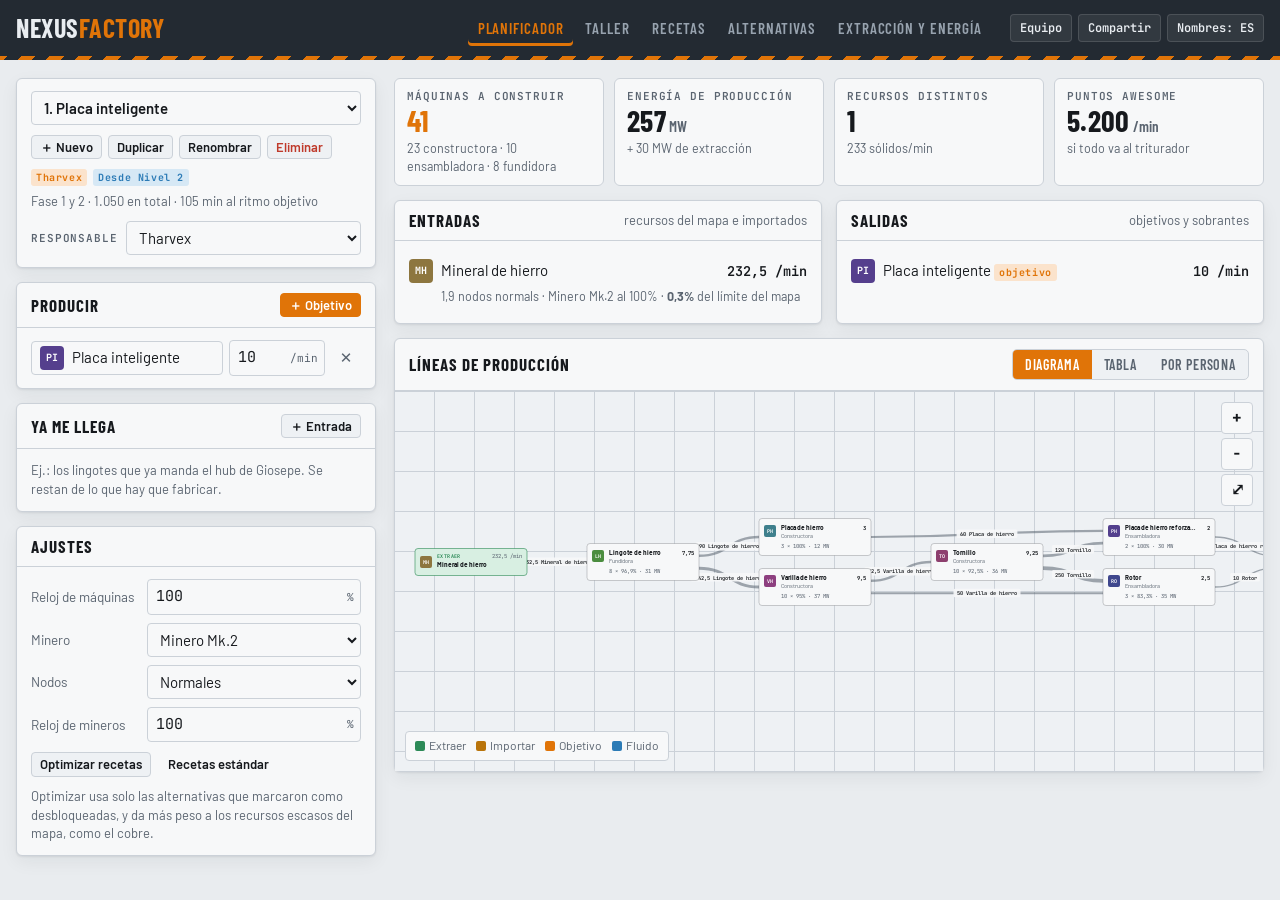
<file: index.html>
<!doctype html>
<html lang="es">
<head>
<meta charset="utf-8">
<meta name="viewport" content="width=device-width,initial-scale=1,viewport-fit=cover">
<meta name="description" content="Planificador y simulador de fábricas de Satisfactory con recetas reales del juego.">
<title>NexusFactory</title>
<link rel="preconnect" href="https://fonts.googleapis.com"><link rel="preconnect" href="https://fonts.gstatic.com" crossorigin>
<link rel="stylesheet" href="https://fonts.googleapis.com/css2?family=Barlow:wght@400;500;600;700&family=Barlow+Condensed:wght@500;600;700&family=JetBrains+Mono:wght@400;600;700&display=swap">
<style>:root{padding-top:env(safe-area-inset-top,0px);padding-bottom:env(safe-area-inset-bottom,0px)}body{margin:0}img{max-width:100%}[hidden]{display:none!important}</style>
<style>
/* Layout: barra de mando de acero arriba, panel de entradas a la izquierda y resultados a la derecha; en móvil todo en una columna */
:root{
  --bg:#E9ECEF; --panel:#F7F8F9; --panel2:#EEF1F4; --ink:#16191D; --muted:#5A6470; --line:#CBD1D8;
  --accent:#E07408; --accent-soft:#FBE3CC; --accent-ink:#FFFFFF;
  --steel:#232A32; --steel-ink:#E9EDF1; --steel-muted:#97A2AE;
  --liquid:#2C7BB6; --liquid-soft:#D6E8F5; --good:#2C8A57; --good-soft:#D8EFE2; --warn:#B9740B; --warn-soft:#F7E8CC; --bad:#BF3A2B; --bad-soft:#F6DAD6;
  --shadow:0 1px 2px rgba(20,28,38,.08),0 6px 18px rgba(20,28,38,.06);
  --f-display:"Barlow Condensed","Arial Narrow",system-ui,sans-serif;
  --f-body:"Barlow",system-ui,-apple-system,"Segoe UI",sans-serif;
  --f-mono:"JetBrains Mono",ui-monospace,"Cascadia Mono",Consolas,monospace;
  --r:6px;
}
@media (prefers-color-scheme: dark){ :root:not([data-theme="light"]){
  --bg:#111417; --panel:#191D22; --panel2:#1F242A; --ink:#E6EAEE; --muted:#97A1AC; --line:#2D343C;
  --accent:#F39A32; --accent-soft:#3A2814; --accent-ink:#1A1206;
  --steel:#0B0E11; --steel-ink:#E6EAEE; --steel-muted:#8792A0;
  --liquid:#5BA8E3; --liquid-soft:#15293A; --good:#4CC183; --good-soft:#15301F; --warn:#E2A33A; --warn-soft:#352812; --bad:#EE6B5C; --bad-soft:#3A1B17;
  --shadow:0 1px 2px rgba(0,0,0,.4),0 6px 18px rgba(0,0,0,.25); color-scheme:dark }}
:root[data-theme="dark"]{
  --bg:#111417; --panel:#191D22; --panel2:#1F242A; --ink:#E6EAEE; --muted:#97A1AC; --line:#2D343C;
  --accent:#F39A32; --accent-soft:#3A2814; --accent-ink:#1A1206;
  --steel:#0B0E11; --steel-ink:#E6EAEE; --steel-muted:#8792A0;
  --liquid:#5BA8E3; --liquid-soft:#15293A; --good:#4CC183; --good-soft:#15301F; --warn:#E2A33A; --warn-soft:#352812; --bad:#EE6B5C; --bad-soft:#3A1B17;
  --shadow:0 1px 2px rgba(0,0,0,.4),0 6px 18px rgba(0,0,0,.25); color-scheme:dark }

*{box-sizing:border-box}
body{background:var(--bg);color:var(--ink);font:15px/1.45 var(--f-body);-webkit-font-smoothing:antialiased}
body::before{content:"";position:fixed;inset:0 0 auto;height:env(safe-area-inset-top,0px);z-index:30;background:var(--steel)}
button,input,select,textarea{font:inherit;color:inherit}
:focus-visible{outline:2px solid var(--accent);outline-offset:2px}
.num{font-family:var(--f-mono);font-variant-numeric:tabular-nums}

/* Barra superior */
.top{position:sticky;top:env(safe-area-inset-top,0px);z-index:20;background:var(--steel);color:var(--steel-ink);
  padding-left:max(16px,env(safe-area-inset-left,0px));padding-right:max(16px,env(safe-area-inset-right,0px));
  border-bottom:4px solid transparent;border-image:repeating-linear-gradient(-45deg,var(--accent) 0 10px,var(--steel) 10px 20px) 4}
.top-in{display:flex;align-items:center;gap:18px;min-height:56px;flex-wrap:wrap;padding-block:6px}
.brand{display:flex;align-items:baseline;gap:8px;margin-right:auto}
.brand b{font:700 26px/1 var(--f-display);letter-spacing:.02em;text-transform:uppercase}
.brand b span{color:var(--accent)}
.brand small{font:500 12px var(--f-mono);color:var(--steel-muted);letter-spacing:.04em}
.tabs{display:flex;gap:2px;overflow-x:auto;scrollbar-width:none}
.tabs button{background:none;border:0;color:var(--steel-muted);font:600 15px var(--f-display);letter-spacing:.06em;text-transform:uppercase;padding:9px 10px;border-radius:4px;cursor:pointer;white-space:nowrap}
.tabs button:hover{color:var(--steel-ink);background:rgba(255,255,255,.06)}
.tabs button[aria-selected="true"]{color:var(--accent);box-shadow:inset 0 -3px 0 var(--accent)}
.top-tools{display:flex;gap:6px}
.chipbtn{background:rgba(255,255,255,.07);border:1px solid rgba(255,255,255,.12);color:var(--steel-ink);border-radius:4px;padding:5px 9px;font:600 12px var(--f-mono);cursor:pointer}
.chipbtn:hover{border-color:var(--accent)}

main{padding-left:max(16px,env(safe-area-inset-left,0px));padding-right:max(16px,env(safe-area-inset-right,0px));padding-block:18px 40px;max-width:1680px;margin:0 auto}
.view[hidden]{display:none}

/* Plan */
.plan{display:grid;grid-template-columns:360px minmax(0,1fr);gap:18px;align-items:start}
@media (max-width:980px){.plan{grid-template-columns:minmax(0,1fr)}}
.side{display:flex;flex-direction:column;gap:14px}
.box{background:var(--panel);border:1px solid var(--line);border-radius:var(--r);box-shadow:var(--shadow)}
.box>header{display:flex;align-items:center;gap:8px;padding:10px 14px;border-bottom:1px solid var(--line)}
.box>header h2,.box>header h3{margin:0;font:700 17px/1.1 var(--f-display);letter-spacing:.06em;text-transform:uppercase}
.box>header .sp{margin-left:auto}
.box .bd{padding:12px 14px;display:flex;flex-direction:column;gap:10px}
.hint{color:var(--muted);font-size:13px;margin:0}
.lbl{font:600 11px var(--f-mono);letter-spacing:.08em;text-transform:uppercase;color:var(--muted)}

.btn{display:inline-flex;align-items:center;gap:6px;border:1px solid var(--line);background:var(--panel2);border-radius:4px;padding:7px 11px;cursor:pointer;font-weight:600;font-size:14px;line-height:1.1}
.btn:hover{border-color:var(--accent)}
.btn.pri{background:var(--accent);border-color:var(--accent);color:var(--accent-ink)}
.btn.pri:hover{filter:brightness(1.06)}
.btn.ghost{background:none;border-color:transparent}
.btn.ghost:hover{border-color:var(--line)}
.btn.sm{padding:4px 8px;font-size:13px}
.btn.danger{color:var(--bad)}
.iconbtn{width:30px;height:30px;display:inline-grid;place-items:center;border:1px solid transparent;background:none;border-radius:4px;cursor:pointer;color:var(--muted);flex:none}
.iconbtn:hover{border-color:var(--line);color:var(--ink)}
.row{display:flex;gap:8px;align-items:center;flex-wrap:wrap}
.grow{flex:1;min-width:0}
input[type=number],input[type=text],select,textarea{background:var(--panel);border:1px solid var(--line);border-radius:4px;padding:6px 8px;min-width:0}
input[type=number]{font-family:var(--f-mono);font-variant-numeric:tabular-nums}
select{padding-right:4px}
textarea{width:100%;font:12px/1.4 var(--f-mono)}

.line{display:grid;grid-template-columns:minmax(0,1fr) 96px 30px;gap:6px;align-items:center}
.line .unit{font:11px var(--f-mono);color:var(--muted)}
.ratebox{position:relative}
.ratebox input{width:100%;padding-right:44px}
.ratebox span{position:absolute;right:7px;top:50%;transform:translateY(-50%);font:11px var(--f-mono);color:var(--muted);pointer-events:none}
.pick{display:flex;align-items:center;gap:8px;width:100%;text-align:left;border:1px solid var(--line);background:var(--panel);border-radius:4px;padding:4px 8px;cursor:pointer;min-height:34px}
.pick:hover{border-color:var(--accent)}
.pick .nm{overflow:hidden;text-overflow:ellipsis;white-space:nowrap}
.pick.empty .nm{color:var(--muted)}

/* Ícono de objeto: placa con iniciales */
.ic{flex:none;width:24px;height:24px;border-radius:4px;display:inline-grid;place-items:center;font:700 10px/1 var(--f-mono);letter-spacing:-.02em;color:#fff;text-transform:uppercase}
.ic.liq{border-radius:50%}
.ic.lg{width:34px;height:34px;font-size:13px}

.planbar{display:flex;gap:6px;align-items:center}
.planbar select{flex:1;font-weight:600}

/* Resumen */
.results{display:flex;flex-direction:column;gap:14px;min-width:0}
.stats{display:grid;grid-template-columns:repeat(4,minmax(0,1fr));gap:10px}
@media (max-width:700px){.stats{grid-template-columns:repeat(2,minmax(0,1fr))}}
.stat{background:var(--panel);border:1px solid var(--line);border-radius:var(--r);padding:10px 12px;display:flex;flex-direction:column;gap:2px;min-width:0}
.stat .v{font:700 clamp(22px,3.2vw,30px)/1.05 var(--f-display);letter-spacing:.01em;overflow-wrap:anywhere}
@media (max-width:1600px){.brand small{display:none}}
@media (max-width:1250px){.top-in{gap:10px}}
.stat .v small{font:600 15px var(--f-display);color:var(--muted);margin-left:3px}
.stat .s{font-size:12.5px;color:var(--muted)}
.stat.hl .v{color:var(--accent)}

.flows{display:grid;grid-template-columns:repeat(2,minmax(0,1fr));gap:14px}
@media (max-width:820px){.flows{grid-template-columns:minmax(0,1fr)}}
.flowlist{display:flex;flex-direction:column}
.fl{display:grid;grid-template-columns:24px minmax(0,1fr) auto;gap:8px;align-items:center;padding:6px 0;border-bottom:1px dashed var(--line)}
.fl:last-child{border-bottom:0}
.fl .nm{min-width:0;overflow:hidden;text-overflow:ellipsis;white-space:nowrap}
.fl .q{font:600 13.5px var(--f-mono);text-align:right;white-space:nowrap}
.fl .sub{grid-column:2/4;font-size:12.5px;color:var(--muted);margin-top:-4px}
.empty-note{color:var(--muted);font-size:13.5px;padding:6px 0}

.seg{display:inline-flex;border:1px solid var(--line);border-radius:5px;overflow:hidden;background:var(--panel2)}
.seg button{border:0;background:none;padding:6px 12px;font:600 14px var(--f-display);letter-spacing:.06em;text-transform:uppercase;cursor:pointer;color:var(--muted)}
.seg button[aria-pressed="true"]{background:var(--accent);color:var(--accent-ink)}

/* Diagrama */
.diagram{position:relative;height:min(68vh,640px);min-height:380px;border-top:1px solid var(--line);overflow:hidden;touch-action:none;
  background-color:var(--panel2);background-image:linear-gradient(var(--line) 1px,transparent 1px),linear-gradient(90deg,var(--line) 1px,transparent 1px);background-size:40px 40px;background-position:-1px -1px}
.diagram svg{width:100%;height:100%;display:block;cursor:grab}
.diagram svg.drag{cursor:grabbing}
.dctl{position:absolute;right:10px;top:10px;display:flex;flex-direction:column;gap:4px}
.dctl button{width:32px;height:32px;border:1px solid var(--line);background:var(--panel);border-radius:4px;cursor:pointer;font:700 16px var(--f-mono)}
.dlegend{position:absolute;left:10px;bottom:10px;display:flex;gap:10px;flex-wrap:wrap;background:var(--panel);border:1px solid var(--line);border-radius:4px;padding:5px 9px;font-size:12px;color:var(--muted)}
.dlegend i{display:inline-block;width:10px;height:10px;border-radius:2px;margin-right:4px;vertical-align:-1px}
.node rect.b{fill:var(--panel);stroke:var(--line);stroke-width:1.2}
.node.recipe rect.b{stroke:var(--ink);stroke-opacity:.35}
.node.raw rect.b{fill:var(--good-soft);stroke:var(--good)}
.node.imp rect.b{fill:var(--warn-soft);stroke:var(--warn)}
.node.sup rect.b{fill:var(--liquid-soft);stroke:var(--liquid)}
.node.out rect.b{fill:var(--accent-soft);stroke:var(--accent);stroke-width:1.6}
.node.ex rect.b{fill:var(--panel2);stroke:var(--muted);stroke-dasharray:4 3}
.node.sel rect.b{stroke:var(--accent);stroke-width:2.4}
.node text{fill:var(--ink);font-family:var(--f-body)}
.node .t1{font-weight:700;font-size:13px}
.node .t2{font-size:11.5px;fill:var(--muted)}
.node .t3{font-family:var(--f-mono);font-size:11px;fill:var(--muted)}
.node .tag{font:700 10px var(--f-mono);letter-spacing:.08em}
.node{cursor:pointer}
.edge path{fill:none;stroke:var(--muted);stroke-opacity:.55}
.edge.liq path{stroke:var(--liquid);stroke-opacity:.7}
.edge.dim{opacity:.12}
.edge.hi path{stroke:var(--accent);stroke-opacity:.95}
.edge text{font:600 10.5px var(--f-mono);fill:var(--ink)}
.edge rect{fill:var(--panel);opacity:.92}
.node.dim{opacity:.3}

.detail{border-top:1px solid var(--line);padding:12px 14px;display:flex;flex-direction:column;gap:10px}
.kv{display:grid;grid-template-columns:repeat(auto-fit,minmax(140px,1fr));gap:8px 14px}
.kv div{display:flex;flex-direction:column}
.kv b{font:600 15px var(--f-mono)}

/* Tabla */
.tablewrap{overflow-x:auto;border-top:1px solid var(--line)}
table.steps{width:100%;border-collapse:collapse;min-width:980px}
.steps th{font:600 11px var(--f-mono);letter-spacing:.07em;text-transform:uppercase;color:var(--muted);text-align:left;padding:8px 10px;border-bottom:1px solid var(--line);background:var(--panel2);position:sticky;top:0}
.steps td{padding:9px 10px;border-bottom:1px solid var(--line);vertical-align:top}
.steps tr.raw td{background:color-mix(in srgb,var(--good-soft) 55%,transparent)}
.steps tr.flash td{animation:flash 1.4s}
@keyframes flash{0%{background:var(--accent-soft)}100%{background:transparent}}
.steps .prod{display:flex;gap:8px;align-items:flex-start;min-width:230px}
.steps .prod select{max-width:250px;font-size:13px}
.steps .mc b{font:700 20px/1 var(--f-display)}
.steps .mc .s{font-size:12px;color:var(--muted)}
.io{display:flex;flex-direction:column;gap:3px;font-size:13px}
.io span{display:flex;gap:6px;align-items:center;white-space:nowrap}
.io .q{font:600 12.5px var(--f-mono)}
.belt{font:700 10px var(--f-mono);padding:1px 5px;border-radius:3px;background:var(--panel2);border:1px solid var(--line);color:var(--muted)}
.belt.liq{color:var(--liquid);border-color:var(--liquid)}
.belt.over{color:var(--bad);border-color:var(--bad)}
.cl{display:flex;flex-direction:column;gap:4px}
.cl input{width:76px}
.badge{font:700 10px var(--f-mono);letter-spacing:.06em;padding:2px 5px;border-radius:3px;background:var(--accent-soft);color:var(--accent);white-space:nowrap}
.badge.alt{background:var(--liquid-soft);color:var(--liquid)}
.badge.warn{background:var(--warn-soft);color:var(--warn)}

/* Equipo */
.team{display:grid;grid-template-columns:repeat(auto-fill,minmax(260px,1fr));gap:12px;padding:14px;border-top:1px solid var(--line)}
.who{border:1px solid var(--line);border-radius:var(--r);background:var(--panel2);padding:10px 12px;display:flex;flex-direction:column;gap:6px}
.who h4{margin:0;font:700 18px var(--f-display);letter-spacing:.04em;display:flex;align-items:center;gap:8px}
.who h4 .sp{margin-left:auto;font:600 12px var(--f-mono);color:var(--muted)}
.who ul{margin:0;padding:0;list-style:none;display:flex;flex-direction:column;gap:4px;font-size:13.5px}
.who li{display:flex;gap:6px;align-items:center}
.who li .q{margin-left:auto;font:600 12px var(--f-mono);color:var(--muted)}

/* Recetas */
.lib{display:grid;grid-template-columns:320px minmax(0,1fr);gap:18px;align-items:start}
@media (max-width:900px){.lib{grid-template-columns:minmax(0,1fr)}}
.itemlist{max-height:72vh;overflow:auto;display:flex;flex-direction:column}
.itemlist button{display:flex;gap:8px;align-items:center;border:0;background:none;text-align:left;padding:6px 14px;cursor:pointer;border-bottom:1px solid var(--line)}
.itemlist button:hover,.itemlist button[aria-current="true"]{background:var(--accent-soft)}
.itemlist .grp{font:600 11px var(--f-mono);letter-spacing:.08em;text-transform:uppercase;color:var(--muted);padding:10px 14px 4px;position:sticky;top:0;background:var(--panel)}
.rcards{display:grid;grid-template-columns:repeat(auto-fill,minmax(290px,1fr));gap:12px}
.rcard{border:1px solid var(--line);border-radius:var(--r);background:var(--panel);padding:10px 12px;display:flex;flex-direction:column;gap:8px}
.rcard h4{margin:0;font:700 17px/1.15 var(--f-display);letter-spacing:.03em;display:flex;gap:6px;align-items:center;flex-wrap:wrap}
.rcard .mach{font-size:12.5px;color:var(--muted)}
.rcard .cols{display:grid;grid-template-columns:1fr 1fr;gap:8px}
.rcard.locked{opacity:.72}
.rcard .cols>div{min-width:0}
.rcard .io span{white-space:normal;flex-wrap:wrap}
.toggle{display:inline-flex;align-items:center;gap:6px;font-size:13px;cursor:pointer;user-select:none}
.toggle input{accent-color:var(--accent);width:16px;height:16px}

/* Alternativas */
.altgrid{display:grid;grid-template-columns:repeat(auto-fill,minmax(300px,1fr));gap:8px;padding:14px;border-top:1px solid var(--line)}
.altrow{display:grid;grid-template-columns:auto 24px minmax(0,1fr);gap:8px;align-items:center;border:1px solid var(--line);border-radius:4px;padding:7px 9px;background:var(--panel2);cursor:pointer}
.altrow.on{border-color:var(--liquid);background:var(--liquid-soft)}
.altrow .t{display:flex;flex-direction:column;min-width:0}
.altrow .t b{font-size:14px;overflow:hidden;text-overflow:ellipsis;white-space:nowrap}
.altrow .t small{color:var(--muted);font-size:12px;overflow:hidden;text-overflow:ellipsis;white-space:nowrap}

/* Calculadoras */
.calcs{display:grid;grid-template-columns:repeat(auto-fit,minmax(340px,1fr));gap:16px;align-items:start}
.form{display:grid;grid-template-columns:auto minmax(0,1fr);gap:8px 12px;align-items:center}
.form label{font-size:13.5px;color:var(--muted)}
.big{font:700 40px/1 var(--f-display);color:var(--accent)}
.big small{font-size:18px;color:var(--muted);margin-left:4px}
.outgrid{display:grid;grid-template-columns:repeat(2,minmax(0,1fr));gap:10px}
.outgrid div{background:var(--panel2);border:1px solid var(--line);border-radius:4px;padding:8px 10px;display:flex;flex-direction:column}
.outgrid b{font:700 22px var(--f-display)}
.note{font-size:12.5px;color:var(--muted);border-left:3px solid var(--accent);padding-left:8px}

/* Modal */
.overlay{position:fixed;inset:0;background:rgba(10,14,18,.55);z-index:50;display:grid;place-items:center;padding:max(16px,env(safe-area-inset-top,0px)) max(16px,env(safe-area-inset-right,0px)) max(16px,env(safe-area-inset-bottom,0px)) max(16px,env(safe-area-inset-left,0px))}
.modal{background:var(--panel);border:1px solid var(--line);border-radius:8px;box-shadow:0 20px 60px rgba(0,0,0,.35);width:min(560px,100%);max-height:min(80vh,760px);display:flex;flex-direction:column}
.modal header{display:flex;align-items:center;gap:8px;padding:12px 14px;border-bottom:1px solid var(--line)}
.modal header h3{margin:0;font:700 19px var(--f-display);letter-spacing:.05em;text-transform:uppercase}
.modal header .iconbtn{margin-left:auto}
.modal .mb{padding:12px 14px;overflow:auto;display:flex;flex-direction:column;gap:10px}
.modal .search{width:100%;padding:9px 10px;font-size:15px}
.plist{display:flex;flex-direction:column}
.plist button{display:flex;gap:10px;align-items:center;border:0;border-bottom:1px solid var(--line);background:none;text-align:left;padding:7px 6px;cursor:pointer}
.plist button:hover,.plist button.kb{background:var(--accent-soft)}
.plist .grp{font:600 11px var(--f-mono);letter-spacing:.08em;text-transform:uppercase;color:var(--muted);padding:10px 6px 4px}
.toast{position:fixed;left:50%;bottom:max(18px,env(safe-area-inset-bottom,0px));transform:translateX(-50%);background:var(--steel);color:var(--steel-ink);padding:9px 14px;border-radius:5px;font-size:14px;z-index:60;box-shadow:var(--shadow)}
.warnbar{background:var(--warn-soft);border:1px solid var(--warn);color:var(--ink);border-radius:var(--r);padding:8px 12px;font-size:13.5px}
/* Taller */
.builder{display:grid;grid-template-columns:210px minmax(0,1fr) 300px;gap:14px;align-items:start}
.palette .bd{gap:5px;max-height:70vh;overflow:auto}
.palette .btn{width:100%}
.canvasbox{overflow:hidden}
.bcanvas{height:min(74vh,720px);border-top:0}
.inspector .bd{max-height:74vh;overflow:auto}
.bnode{cursor:move}
.bedge{cursor:pointer}
@media (max-width:1100px){.builder{grid-template-columns:minmax(0,1fr) 300px}.palette{grid-column:1/-1}.palette .bd{flex-direction:row;flex-wrap:wrap;max-height:none}.palette .btn{width:auto}.palette .lbl{width:100%}}
@media (max-width:760px){.builder{grid-template-columns:minmax(0,1fr)}.bcanvas{height:62vh}}
#bissues{flex-direction:column;align-items:stretch;gap:4px}
#bissues .btn{justify-content:flex-start;text-align:left;white-space:normal;line-height:1.35;font-weight:500}
@media (prefers-reduced-motion:reduce){*{animation:none!important;transition:none!important}}
</style>
</head>
<body>
<header class="top"><div class="top-in">
  <div class="brand"><b>Nexus<span>Factory</span></b><small>Satisfactory 1.x · datos del juego</small></div>
  <nav class="tabs" role="tablist" aria-label="Secciones">
    <button data-tab="plan" role="tab">Planificador</button>
    <button data-tab="build" role="tab">Taller</button>
    <button data-tab="recipes" role="tab">Recetas</button>
    <button data-tab="alts" role="tab">Alternativas</button>
    <button data-tab="calc" role="tab">Extracción y energía</button>
  </nav>
  <div class="top-tools"><button class="chipbtn" id="teamBtn">Equipo</button><button class="chipbtn" id="shareBtn">Compartir</button><button class="chipbtn" id="langBtn">Nombres: ES</button></div>
</div></header>

<main>
<!-- ===== PLANIFICADOR ===== -->
<section class="view" id="v-plan">
  <div class="plan">
    <aside class="side">
      <div class="box"><div class="bd">
        <div class="planbar"><select id="planSel" aria-label="Plan"></select></div>
        <div class="row" style="gap:6px"><button class="btn sm" id="planNew">＋ Nuevo</button><button class="btn sm" id="planDup">Duplicar</button><button class="btn sm" id="planRen">Renombrar</button><button class="btn sm danger" id="planDel">Eliminar</button></div>
        <div id="planMeta" class="row" style="gap:6px"></div>
        <div class="row"><label class="lbl" for="owner">Responsable</label><select id="owner" class="grow"></select></div>
      </div></div>

      <div class="box"><header><h3>Producir</h3><span class="sp"></span><button class="btn sm pri" id="addTarget">＋ Objetivo</button></header>
        <div class="bd" id="targets"></div></div>

      <div class="box"><header><h3>Ya me llega</h3><span class="sp"></span><button class="btn sm" id="addSupply">＋ Entrada</button></header>
        <div class="bd" id="supplies"></div></div>

      <div class="box"><header><h3>Ajustes</h3></header><div class="bd">
        <div class="form">
          <label for="gClock">Reloj de máquinas</label><div class="ratebox"><input id="gClock" type="number" min="1" max="250" step="any"><span>%</span></div>
          <label for="minerEx">Minero</label><select id="minerEx"><option value="MinerMk1">Minero Mk.1</option><option value="MinerMk2">Minero Mk.2</option><option value="MinerMk3">Minero Mk.3</option></select>
          <label for="minerPur">Nodos</label><select id="minerPur"><option value="0.5">Impuros</option><option value="1">Normales</option><option value="2">Puros</option></select>
          <label for="minerClk">Reloj de mineros</label><div class="ratebox"><input id="minerClk" type="number" min="1" max="250" step="any"><span>%</span></div>
        </div>
        <div class="row"><button class="btn sm" id="optBtn" title="Usa las alternativas desbloqueadas que gastan menos recursos escasos">Optimizar recetas</button><button class="btn sm ghost" id="resetBtn">Recetas estándar</button></div>
        <p class="hint">Optimizar usa solo las alternativas que marcaron como desbloqueadas, y da más peso a los recursos escasos del mapa, como el cobre.</p>
      </div></div>
    </aside>

    <section class="results">
      <div id="warn" class="warnbar" hidden></div>
      <div class="stats" id="stats"></div>
      <div class="flows">
        <div class="box"><header><h3>Entradas</h3><span class="sp hint">recursos del mapa e importados</span></header><div class="bd flowlist" id="inputsList"></div></div>
        <div class="box"><header><h3>Salidas</h3><span class="sp hint">objetivos y sobrantes</span></header><div class="bd flowlist" id="surplusList"></div></div>
      </div>
      <div class="box">
        <header><h3>Líneas de producción</h3><span class="sp"></span>
          <div class="seg" id="viewSeg" role="group" aria-label="Vista"><button data-v="diagram">Diagrama</button><button data-v="table">Tabla</button><button data-v="team">Por persona</button></div></header>
        <div id="pane-diagram">
          <div class="diagram"><svg id="dsvg" role="img" aria-label="Diagrama de flujo de producción"></svg>
            <div class="dctl"><button id="dIn" aria-label="Acercar">+</button><button id="dOut" aria-label="Alejar">−</button><button id="dFit" aria-label="Ajustar a la pantalla">⤢</button></div>
            <div class="dlegend"><span><i style="background:var(--good)"></i>Extraer</span><span><i style="background:var(--warn)"></i>Importar</span><span><i style="background:var(--accent)"></i>Objetivo</span><span><i style="background:var(--liquid)"></i>Fluido</span></div>
          </div>
          <div class="detail" id="detail" hidden></div>
        </div>
        <div id="pane-table" hidden><div class="tablewrap" id="table"></div></div>
        <div id="pane-team" hidden><div class="team" id="team"></div></div>
      </div>
    </section>
  </div>
</section>

<!-- ===== TALLER ===== -->
<section class="view" id="v-build" hidden>
  <div class="box" style="margin-bottom:14px"><header style="flex-wrap:wrap"><h2>Taller</h2><span class="hint" id="bPlanName"></span><span class="sp"></span>
    <label class="lbl" for="bBelt">Cinta nueva</label><select id="bBelt"><option value="1">Mk.1 · 60</option><option value="2">Mk.2 · 120</option><option value="3">Mk.3 · 270</option><option value="4">Mk.4 · 480</option><option value="5">Mk.5 · 780</option><option value="6">Mk.6 · 1200</option></select>
    <label class="toggle"><input type="checkbox" id="bGroup"> Agrupar máquinas iguales</label><button class="btn sm pri" id="bGen">Generar desde el plan</button><button class="btn sm" id="bFit">Ajustar vista</button><button class="btn sm danger" id="bClear">Vaciar</button></header></div>
  <div class="stats" id="bstats" style="margin-bottom:14px"></div>
  <div class="builder">
    <aside class="box palette"><header><h3>Añadir</h3></header><div class="bd" id="palette"></div></aside>
    <div class="box canvasbox"><div class="diagram bcanvas"><svg id="bsvg" role="application" aria-label="Lienzo del taller"></svg></div></div>
    <aside class="box inspector"><header><h3>Ajustes</h3></header><div class="bd" id="binsp"></div></aside>
  </div>
  <div class="flows" style="margin-top:14px">
    <div class="box"><header><h3>Producción final</h3><span class="sp hint">lo que llega a almacenes y triturador</span></header><div class="bd flowlist" id="bout"></div></div>
    <div class="box"><header><h3>Consumo de entradas</h3></header><div class="bd flowlist" id="bin"></div></div>
  </div>
  <div class="box" style="margin-top:14px"><header><h3>Problemas</h3><span class="sp hint">toca uno para verlo en el lienzo</span></header><div class="bd" id="bissues"></div></div>
</section>

<!-- ===== RECETAS ===== -->
<section class="view" id="v-recipes" hidden>
  <div class="lib">
    <aside class="box"><div class="bd"><input id="libq" type="text" placeholder="Buscar objeto…" aria-label="Buscar objeto"></div><div class="itemlist" id="libList"></div></aside>
    <div id="libDetail"></div>
  </div>
</section>

<!-- ===== ALTERNATIVAS ===== -->
<section class="view" id="v-alts" hidden>
  <div class="box"><header style="flex-wrap:wrap"><h2>Recetas alternativas</h2><span class="hint" id="altCount"></span><span class="sp"></span>
    <button class="btn sm" id="altRecOn">Marcar las ★ del equipo</button><button class="btn sm" id="altAll">Marcar todas</button><button class="btn sm ghost" id="altNone">Ninguna</button></header>
    <div class="bd"><div class="row"><input id="altq" type="text" class="grow" placeholder="Buscar por receta o producto…" aria-label="Buscar alternativa"><label class="toggle"><input type="checkbox" id="altRec"> Solo las recomendadas en la hoja</label></div>
      <p class="hint">Marca las que ya sacaron de los discos duros. Solo las marcadas aparecen en el planificador y en el taller. ★ = recomendada en el Plan maestro del equipo, con el nombre de quién la usa.</p></div>
    <div class="altgrid" id="altGrid"></div></div>
</section>

<!-- ===== CALCULADORAS ===== -->
<section class="view" id="v-calc" hidden>
  <div class="calcs">
    <div class="box"><header><h2>Extracción</h2></header><div class="bd">
      <div class="form">
        <label for="cx-ex">Extractor</label><select id="cx-ex"><option value="MinerMk1">Minero Mk.1</option><option value="MinerMk2" selected>Minero Mk.2</option><option value="MinerMk3">Minero Mk.3</option><option value="WaterPump">Extractor de agua</option><option value="OilPump">Extractor de petróleo</option><option value="WellPressurizer">Pozo de recursos (1 satélite)</option></select>
        <label for="cx-res">Recurso</label><select id="cx-res"></select>
        <label for="cx-pur">Pureza</label><select id="cx-pur"><option value="0.5">Impuro</option><option value="1" selected>Normal</option><option value="2">Puro</option></select>
        <label for="cx-clk">Reloj %</label><input id="cx-clk" type="number" min="1" max="250" step="any" value="100">
        <label for="cx-need">Necesito /min</label><input id="cx-need" type="number" min="0" step="any" value="480">
      </div><div id="cx-out" style="display:flex;flex-direction:column;gap:10px"></div></div></div>
    <div class="box"><header><h2>Energía</h2></header><div class="bd">
      <div class="form">
        <label for="cg-gen">Generador</label><select id="cg-gen"><option value="GeneratorCoal">Generador de carbón</option><option value="GeneratorFuel">Generador de combustible</option><option value="GeneratorNuclear">Central nuclear</option><option value="GeneratorBiomass_Automated">Quemador de biomasa</option></select>
        <label for="cg-fuel">Combustible</label><select id="cg-fuel"></select>
        <label for="cg-mw">Quiero MW</label><input id="cg-mw" type="number" min="0" step="any" value="1500">
        <label for="cg-clk">Reloj %</label><input id="cg-clk" type="number" min="1" max="250" step="any" value="100">
      </div><div id="cg-out" style="display:flex;flex-direction:column;gap:10px"></div></div></div>
    <div class="box"><header><h2>Cintas y tuberías</h2></header><div class="bd">
      <div class="outgrid"><div><span class="lbl">Cinta Mk.1</span><b>60/min</b></div><div><span class="lbl">Cinta Mk.2</span><b>120/min</b></div><div><span class="lbl">Cinta Mk.3</span><b>270/min</b></div><div><span class="lbl">Cinta Mk.4</span><b>480/min</b></div><div><span class="lbl">Cinta Mk.5</span><b>780/min</b></div><div><span class="lbl">Cinta Mk.6</span><b>1200/min</b></div><div><span class="lbl">Tubería Mk.1</span><b>300 m³/min</b></div><div><span class="lbl">Tubería Mk.2</span><b>600 m³/min</b></div></div>
      <p class="note">Overclock: el consumo sube con el reloj elevado a 1,32. Cada fragmento de energía permite +50% (máx. 250% con 3). Un somersloop duplica la salida en proporción a sus ranuras, pero el consumo sube al cuadrado.</p></div></div>
  </div>
</section>
</main>
<script type="application/json" id="gamedata">{"v":"1.0","items":{"SpaceElevatorPart_8":["Thermal Propulsion Rocket","Cohete de propulsión térmica",0,728508,0.0],"SpaceElevatorPart_11":["Ballistic Warp Drive","Motor de curvatura balístico",0,2895334,0.0],"LiquidBiofuel":["Liquid Biofuel","Biocombustible líquido",1,261000,750.0],"RawQuartz":["Raw Quartz","Cuarzo en bruto",0,15,0.0],"Fuel":["Packaged Fuel","Combustible empaquetado",0,270,750.0],"Fabric":["Fabric","Tela",0,140,0.0],"PackagedSulfuricAcid":["Packaged Sulfuric Acid","Ácido sulfúrico empaquetado",0,152,0.0],"UraniumCell":["Encased Uranium Cell","Célula de uranio revestida",0,147,0.0],"QuartzCrystal":["Quartz Crystal","Cristal de cuarzo",0,50,0.0],"GoldIngot":["Caterium Ingot","Lingote de caterio",0,42,0.0],"Cement":["Concrete","Concreto",0,12,0.0],"Motor":["Motor","Motor",0,1520,0.0],"NitrogenGas":["Nitrogen Gas","Gas nitrógeno",1,10000,0.0],"MotorLightweight":["Turbo Motor","Turbomotor",0,240496,0.0],"Computer":["Computer","Computadora",0,8352,0.0],"IronPlate":["Iron Plate","Placa de hierro",0,6,0.0],"TemporalProcessor":["Neural-Quantum Processor","Procesador neuro-cuántico",0,248034,0.0],"SpaceElevatorPart_12":["AI Expansion Server","Servidor de expansión de IA",0,597652,0.0],"PackagedOil":["Packaged Oil","Petróleo empaquetado",0,180,320.0],"CircuitBoardHighSpeed":["AI Limiter","Limitador de IA",0,920,0.0],"Water":["Water","Agua",1,5000,0.0],"AluminumPlate":["Alclad Aluminum Sheet","Lámina de aluminio Alclad",0,266,0.0],"Stone":["Limestone","Caliza",0,2,0.0],"OreBauxite":["Bauxite","Bauxita",0,8,0.0],"DissolvedSilica":["Dissolved Silica","Sílice disuelta",1,0,0.0],"Battery":["Battery","Batería",0,465,6000.0],"LiquidFuel":["Fuel","Combustible",1,75000,750.0],"Coal":["Coal","Carbón",0,3,300.0],"IronScrew":["Screw","Tornillo",0,2,0.0],"IonizedFuel":["Ionized Fuel","Combustible ionizado",1,2398000,5000.0],"SpaceElevatorPart_10":["Biochemical Sculptor","Escultor bioquímico",0,301778,0.0],"SAMIngot":["Reanimated SAM","SAM reanimado",0,160,0.0],"PressureConversionCube":["Pressure Conversion Cube","Cubo de conversión de presión",0,255088,0.0],"Cable":["Cable","Cable",0,24,0.0],"Crystal_mk3":["Purple Power Slug","Babosa de energía morada",0,0,0.0],"Rebar_Explosive":["Explosive Rebar","Varilla explosiva",0,360,0.0],"IronPlateReinforced":["Reinforced Iron Plate","Placa de hierro reforzada",0,120,0.0],"PolymerResin":["Polymer Resin","Resina polimérica",0,12,0.0],"CircuitBoard":["Circuit Board","Placa de circuito",0,696,0.0],"FluidCanister":["Empty Canister","Bidón vacío",0,60,0.0],"SpaceElevatorPart_1":["Smart Plating","Placa inteligente",0,520,0.0],"ModularFrameFused":["Fused Modular Frame","Marco modular fusionado",0,62840,0.0],"NobeliskGas":["Gas Nobelisk","Nobelisk de gas",0,544,0.0],"Wire":["Wire","Alambre",0,6,0.0],"NonFissibleUranium":["Non-Fissile Uranium","Uranio no fisible",0,0,0.0],"StingerParts":["Stinger Remains","Restos de aguijón",0,0,0.0],"SAM":["SAM","SAM",0,20,0.0],"SteelPlate":["Steel Beam","Viga de acero",0,64,0.0],"OreIron":["Iron Ore","Mineral de hierro",0,1,0.0],"OreUranium":["Uranium","Uranio",0,35,0.0],"AluminumIngot":["Aluminum Ingot","Lingote de aluminio",0,131,0.0],"LiquidOil":["Crude Oil","Petróleo crudo",1,30000,320.0],"Crystal_mk2":["Yellow Power Slug","Babosa de energía amarilla",0,0,0.0],"SteelPipe":["Steel Pipe","Tubo de acero",0,24,0.0],"SAMFluctuator":["SAM Fluctuator","Fluctuador de SAM",0,1968,0.0],"Plastic":["Plastic","Plástico",0,75,0.0],"PlutoniumCell":["Encased Plutonium Cell","Célula de plutonio revestida",0,0,0.0],"CrystalShard":["Power Shard","Fragmento de energía",0,0,0.0],"HeavyOilResidue":["Heavy Oil Residue","Residuo de petróleo pesado",1,30000,400.0],"SulfuricAcid":["Sulfuric Acid","Ácido sulfúrico",1,16000,0.0],"SpitterParts":["Spitter Remains","Restos de escupidor",0,0,0.0],"CoolingSystem":["Cooling System","Sistema de refrigeración",0,12006,0.0],"NobeliskExplosive":["Nobelisk","Nobelisk",0,152,0.0],"Wood":["Wood","Madera",0,30,100.0],"PlutoniumWaste":["Plutonium Waste","Residuo de plutonio",0,0,0.0],"PlutoniumFuelRod":["Plutonium Fuel Rod","Barra de combustible de plutonio",0,153184,1500000.0],"PackagedNitrogenGas":["Packaged Nitrogen Gas","Gas nitrógeno empaquetado",0,312,0.0],"OreCopper":["Copper Ore","Mineral de cobre",0,3,0.0],"NobeliskShockwave":["Pulse Nobelisk","Nobelisk de pulso",0,1533,0.0],"Filter":["Gas Filter","Filtro de gas",0,608,0.0],"PackagedWater":["Packaged Water","Agua empaquetada",0,130,0.0],"HatcherParts":["Hatcher Remains","Restos de incubador",0,0,0.0],"GunpowderMK2":["Smokeless Powder","Pólvora sin humo",0,58,0.0],"SingularityCell":["Singularity Cell","Célula de singularidad",0,114675,0.0],"PackagedNitricAcid":["Packaged Nitric Acid","Ácido nítrico empaquetado",0,412,0.0],"Rubber":["Rubber","Caucho",0,60,0.0],"NitricAcid":["Nitric Acid","Ácido nítrico",1,94000,0.0],"Stator":["Stator","Estátor",0,240,0.0],"PackagedAlumina":["Packaged Alumina Solution","Solución de alúmina empaquetada",0,160,0.0],"SteelPlateReinforced":["Encased Industrial Beam","Viga industrial revestida",0,528,0.0],"CartridgeStandard":["Rifle Ammo","Munición de rifle",0,25,0.0],"Silica":["Silica","Sílice",0,20,0.0],"NobeliskNuke":["Nuke Nobelisk","Nobelisk nuclear",0,19600,0.0],"SpaceElevatorPart_9":["Nuclear Pasta","Pasta nuclear",0,538976,0.0],"Rebar_Stunshot":["Stun Rebar","Varilla aturdidora",0,186,0.0],"DarkMatter":["Dark Matter Crystal","Cristal de materia oscura",0,1780,0.0],"PackagedRocketFuel":["Packaged Rocket Fuel","Combustible para cohetes empaquetado",0,1028,7200.0],"PetroleumCoke":["Petroleum Coke","Coque de petróleo",0,20,180.0],"ComputerSuper":["Supercomputer","Supercomputadora",0,97352,0.0],"NuclearFuelRod":["Uranium Fuel Rod","Barra de combustible de uranio",0,43468,750000.0],"SpaceElevatorPart_2":["Versatile Framework","Armazón versátil",0,1176,0.0],"SpaceElevatorPart_5":["Adaptive Control Unit","Unidad de control adaptativa",0,76368,0.0],"CopperDust":["Copper Powder","Polvo de cobre",0,72,0.0],"TimeCrystal":["Time Crystal","Cristal temporal",0,960,0.0],"NobeliskCluster":["Cluster Nobelisk","Nobelisk de racimo",0,1376,0.0],"CopperSheet":["Copper Sheet","Lámina de cobre",0,24,0.0],"Diamond":["Diamonds","Diamantes",0,240,0.0],"ElectromagneticControlRod":["Electromagnetic Control Rod","Barra de control electromagnética",0,2560,0.0],"ModularFrameLightweight":["Radio Control Unit","Unidad de radiocontrol",0,32352,0.0],"SpaceElevatorPart_4":["Modular Engine","Motor modular",0,9960,0.0],"QuantumEnergy":["Excited Photonic Matter","Materia fotónica excitada",1,100000,0.0],"FicsiteMesh":["Ficsite Trigon","Trígono de ficsita",0,1291,0.0],"AluminumPlateReinforced":["Heat Sink","Disipador de calor",0,2804,0.0],"SpaceElevatorPart_6":["Magnetic Field Generator","Generador de campo magnético",0,11000,0.0],"SteelIngot":["Steel Ingot","Lingote de acero",0,8,0.0],"Rotor":["Rotor","Rotor",0,140,0.0],"AluminumCasing":["Aluminum Casing","Carcasa de aluminio",0,393,0.0],"Leaves":["Leaves","Hojas",0,3,15.0],"PackagedBiofuel":["Packaged Liquid Biofuel","Biocombustible líquido empaquetado",0,370,750.0],"FicsiteIngot":["Ficsite Ingot","Lingote de ficsita",0,1936,0.0],"GenericBiomass":["Biomass","Biomasa",0,12,180.0],"Sulfur":["Sulfur","Azufre",0,11,0.0],"NuclearWaste":["Uranium Waste","Residuo de uranio",0,0,0.0],"GasTank":["Empty Fluid Tank","Tanque de fluido vacío",0,170,0.0],"HogParts":["Hog Remains","Restos de cerdo",0,0,0.0],"AlienPowerFuel":["Alien Power Matrix","Matriz de energía alienígena",0,210,0.0],"HazmatFilter":["Iodine-Infused Filter","Filtro infundido con yodo",0,2274,0.0],"ModularFrame":["Modular Frame","Marco modular",0,408,0.0],"IronRod":["Iron Rod","Varilla de hierro",0,4,0.0],"CrystalOscillator":["Crystal Oscillator","Oscilador de cristal",0,3072,0.0],"CompactedCoal":["Compacted Coal","Carbón compactado",0,28,630.0],"AlienProtein":["Alien Protein","Proteína alienígena",0,0,0.0],"PackagedIonizedFuel":["Packaged Ionized Fuel","Combustible ionizado empaquetado",0,5246,10000.0],"AlienDNACapsule":["Alien DNA Capsule","Cápsula de ADN alienígena",0,0,0.0],"Biofuel":["Solid Biofuel","Biocombustible sólido",0,48,450.0],"PortableMiner":["Portable Miner","Minero portátil",0,56,0.0],"FicsoniumFuelRod":["Ficsonium Fuel Rod","Barra de combustible de ficsonio",0,0,150000.0],"IronIngot":["Iron Ingot","Lingote de hierro",0,2,0.0],"Rebar_Spreadshot":["Shatter Rebar","Varilla fragmentadora",0,332,0.0],"RocketFuel":["Rocket Fuel","Combustible para cohetes",1,289000,3600.0],"PlutoniumPellet":["Plutonium Pellet","Pellet de plutonio",0,0,0.0],"Crystal":["Blue Power Slug","Babosa de energía azul",0,0,0.0],"OreGold":["Caterium Ore","Mineral de caterio",0,7,0.0],"HighSpeedConnector":["High-Speed Connector","Conector de alta velocidad",0,3776,0.0],"CartridgeChaos":["Turbo Rifle Ammo","Munición de rifle turbo",0,120,0.0],"LiquidTurboFuel":["Turbofuel","Turbocombustible",1,225000,2000.0],"AluminumScrap":["Aluminum Scrap","Chatarra de aluminio",0,27,0.0],"SpaceElevatorPart_3":["Automated Wiring","Cableado automatizado",0,1440,0.0],"PackagedOilResidue":["Packaged Heavy Oil Residue","Residuo de petróleo pesado empaquetado",0,180,400.0],"QuantumOscillator":["Superposition Oscillator","Oscilador de superposición",0,37292,0.0],"HighSpeedWire":["Quickwire","Alambre rápido",0,17,0.0],"SpikedRebar":["Iron Rebar","Varilla de hierro corrugada",0,8,0.0],"ModularFrameHeavy":["Heavy Modular Frame","Marco modular pesado",0,10800,0.0],"CartridgeSmartProjectile":["Homing Rifle Ammo","Munición de rifle teledirigida",0,855,0.0],"CopperIngot":["Copper Ingot","Lingote de cobre",0,6,0.0],"SpaceElevatorPart_7":["Assembly Director System","Sistema director de ensamblaje",0,500176,0.0],"Ficsonium":["Ficsonium","Ficsonio",0,0,0.0],"TurboFuel":["Packaged Turbofuel","Turbocombustible empaquetado",0,570,2000.0],"AluminaSolution":["Alumina Solution","Solución de alúmina",1,20000,0.0],"DarkEnergy":["Dark Matter Residue","Residuo de materia oscura",1,130000,0.0],"Mycelia":["Mycelia","Micelio",0,10,20.0],"Gunpowder":["Black Powder","Pólvora negra",0,14,0.0]},"recipes":[{"id":"IronPlate","n":"Iron Plate","ne":"Placa de hierro","alt":0,"t":6.0,"m":"ConstructorMk1","in":[["IronIngot",3.0]],"out":[["IronPlate",2.0]]},{"id":"IronRod","n":"Iron Rod","ne":"Varilla de hierro","alt":0,"t":4.0,"m":"ConstructorMk1","in":[["IronIngot",1.0]],"out":[["IronRod",1.0]]},{"id":"IngotIron","n":"Iron Ingot","ne":"Lingote de hierro","alt":0,"t":2.0,"m":"SmelterMk1","in":[["OreIron",1.0]],"out":[["IronIngot",1.0]]},{"id":"Alternate_RocketFuel_Nitro","n":"Nitro Rocket Fuel","ne":"Combustible para cohetes nitro","alt":1,"t":2.4,"m":"Blender","in":[["LiquidFuel",4.0],["NitrogenGas",3.0],["Sulfur",4.0],["Coal",2.0]],"out":[["RocketFuel",6.0],["CompactedCoal",1.0]]},{"id":"RocketFuel","n":"Rocket Fuel","ne":"Combustible para cohetes","alt":0,"t":6.0,"m":"Blender","in":[["LiquidTurboFuel",6.0],["NitricAcid",1.0]],"out":[["RocketFuel",10.0],["CompactedCoal",1.0]]},{"id":"PackagedRocketFuel","n":"Packaged Rocket Fuel","ne":"Combustible para cohetes empaquetado","alt":0,"t":1.0,"m":"Packager","in":[["RocketFuel",2.0],["GasTank",1.0]],"out":[["PackagedRocketFuel",1.0]]},{"id":"UnpackageRocketFuel","n":"Unpackage Rocket Fuel","ne":"Desempaquetar combustible para cohetes","alt":0,"t":1.0,"m":"Packager","in":[["PackagedRocketFuel",1.0]],"out":[["RocketFuel",2.0],["GasTank",1.0]]},{"id":"Alternate_IonizedFuel_Dark","n":"Dark-Ion Fuel","ne":"Combustible de iones oscuros","alt":1,"t":3.0,"m":"Converter","in":[["PackagedRocketFuel",12.0],["DarkMatter",4.0]],"out":[["IonizedFuel",10.0],["CompactedCoal",2.0]],"pw":[100,400]},{"id":"DarkEnergy","n":"Dark Matter Residue","ne":"Residuo de materia oscura","alt":0,"t":6.0,"m":"Converter","in":[["SAMIngot",5.0]],"out":[["DarkEnergy",10.0]],"pw":[100,400]},{"id":"QuantumEnergy","n":"Excited Photonic Matter","ne":"Materia fotónica excitada","alt":0,"t":3.0,"m":"Converter","in":[],"out":[["QuantumEnergy",10.0]],"pw":[100,400]},{"id":"DarkMatter","n":"Dark Matter Crystal","ne":"Cristal de materia oscura","alt":0,"t":2.0,"m":"HadronCollider","in":[["Diamond",1.0],["DarkEnergy",5.0]],"out":[["DarkMatter",1.0]],"pw":[500,1500]},{"id":"SuperpositionOscillator","n":"Superposition Oscillator","ne":"Oscilador de superposición","alt":0,"t":12.0,"m":"QuantumEncoder","in":[["DarkMatter",6.0],["CrystalOscillator",1.0],["AluminumPlate",9.0],["QuantumEnergy",25.0]],"out":[["QuantumOscillator",1.0],["DarkEnergy",25.0]],"pw":[0,2000]},{"id":"TemporalProcessor","n":"Neural-Quantum Processor","ne":"Procesador neuro-cuántico","alt":0,"t":20.0,"m":"QuantumEncoder","in":[["TimeCrystal",5.0],["ComputerSuper",1.0],["FicsiteMesh",15.0],["QuantumEnergy",25.0]],"out":[["TemporalProcessor",1.0],["DarkEnergy",25.0]],"pw":[0,2000]},{"id":"SpaceElevatorPart_12","n":"AI Expansion Server","ne":"Servidor de expansión de IA","alt":0,"t":15.0,"m":"QuantumEncoder","in":[["SpaceElevatorPart_6",1.0],["TemporalProcessor",1.0],["QuantumOscillator",1.0],["QuantumEnergy",25.0]],"out":[["SpaceElevatorPart_12",1.0],["DarkEnergy",25.0]],"pw":[0,2000]},{"id":"IonizedFuel","n":"Ionized Fuel","ne":"Combustible ionizado","alt":0,"t":24.0,"m":"OilRefinery","in":[["RocketFuel",16.0],["CrystalShard",1.0]],"out":[["IonizedFuel",16.0],["CompactedCoal",2.0]]},{"id":"PackagedIonizedFuel","n":"Packaged Ionized Fuel","ne":"Combustible ionizado empaquetado","alt":0,"t":3.0,"m":"Packager","in":[["IonizedFuel",4.0],["GasTank",2.0]],"out":[["PackagedIonizedFuel",2.0]]},{"id":"UnpackageIonizedFuel","n":"Unpackage Ionized Fuel","ne":"Desempaquetar combustible ionizado","alt":0,"t":3.0,"m":"Packager","in":[["PackagedIonizedFuel",2.0]],"out":[["IonizedFuel",4.0],["GasTank",2.0]]},{"id":"Alternate_Diamond_Turbo","n":"Turbo Diamonds","ne":"Turbodiamantes","alt":1,"t":3.0,"m":"HadronCollider","in":[["Coal",30.0],["TurboFuel",2.0]],"out":[["Diamond",3.0]],"pw":[250,750]},{"id":"SAMFluctuator","n":"SAM Fluctuator","ne":"Fluctuador de SAM","alt":0,"t":6.0,"m":"ManufacturerMk1","in":[["SAMIngot",6.0],["Wire",5.0],["SteelPipe",3.0]],"out":[["SAMFluctuator",1.0]]},{"id":"FicsiteMesh","n":"Ficsite Trigon","ne":"Trígono de ficsita","alt":0,"t":6.0,"m":"ConstructorMk1","in":[["FicsiteIngot",1.0]],"out":[["FicsiteMesh",3.0]]},{"id":"FicsiteIngot_Iron","n":"Ficsite Ingot (Iron)","ne":"Lingote de ficsita (Iron)","alt":0,"t":6.0,"m":"Converter","in":[["SAMIngot",4.0],["IronIngot",24.0]],"out":[["FicsiteIngot",1.0]],"pw":[100,400]},{"id":"TimeCrystal","n":"Time Crystal","ne":"Cristal temporal","alt":0,"t":10.0,"m":"Converter","in":[["Diamond",2.0]],"out":[["TimeCrystal",1.0]],"pw":[100,400]},{"id":"Diamond","n":"Diamonds","ne":"Diamantes","alt":0,"t":2.0,"m":"HadronCollider","in":[["Coal",20.0]],"out":[["Diamond",1.0]],"pw":[250,750]},{"id":"IngotSAM","n":"Reanimated SAM","ne":"SAM reanimado","alt":0,"t":2.0,"m":"ConstructorMk1","in":[["SAM",4.0]],"out":[["SAMIngot",1.0]]},{"id":"SpaceElevatorPart_10","n":"Biochemical Sculptor","ne":"Escultor bioquímico","alt":0,"t":120.0,"m":"Blender","in":[["SpaceElevatorPart_7",1.0],["FicsiteMesh",80.0],["Water",20.0]],"out":[["SpaceElevatorPart_10",4.0]],"pw":[500,1500]},{"id":"FicsiteIngot_AL","n":"Ficsite Ingot (Aluminum)","ne":"Lingote de ficsita (Aluminum)","alt":0,"t":2.0,"m":"Converter","in":[["SAMIngot",2.0],["AluminumIngot",4.0]],"out":[["FicsiteIngot",1.0]],"pw":[100,400]},{"id":"FicsiteIngot_CAT","n":"Ficsite Ingot (Caterium)","ne":"Lingote de ficsita (Caterium)","alt":0,"t":4.0,"m":"Converter","in":[["SAMIngot",3.0],["GoldIngot",4.0]],"out":[["FicsiteIngot",1.0]],"pw":[100,400]},{"id":"Bauxite_Caterium","n":"Bauxite (Caterium)","ne":"Bauxita (Caterium)","alt":0,"t":6.0,"m":"Converter","in":[["SAMIngot",1.0],["OreGold",15.0]],"out":[["OreBauxite",12.0]],"pw":[100,400]},{"id":"Bauxite_Copper","n":"Bauxite (Copper)","ne":"Bauxita (Copper)","alt":0,"t":6.0,"m":"Converter","in":[["SAMIngot",1.0],["OreCopper",18.0]],"out":[["OreBauxite",12.0]],"pw":[100,400]},{"id":"Caterium_Copper","n":"Caterium Ore (Copper)","ne":"Mineral de caterio (Copper)","alt":0,"t":6.0,"m":"Converter","in":[["SAMIngot",1.0],["OreCopper",15.0]],"out":[["OreGold",12.0]],"pw":[100,400]},{"id":"Caterium_Quartz","n":"Caterium Ore (Quartz)","ne":"Mineral de caterio (Quartz)","alt":0,"t":6.0,"m":"Converter","in":[["SAMIngot",1.0],["RawQuartz",12.0]],"out":[["OreGold",12.0]],"pw":[100,400]},{"id":"Coal_Iron","n":"Coal (Iron)","ne":"Carbón (Iron)","alt":0,"t":6.0,"m":"Converter","in":[["SAMIngot",1.0],["OreIron",18.0]],"out":[["Coal",12.0]],"pw":[100,400]},{"id":"Coal_Limestone","n":"Coal (Limestone)","ne":"Carbón (Caliza)","alt":0,"t":6.0,"m":"Converter","in":[["SAMIngot",1.0],["Stone",36.0]],"out":[["Coal",12.0]],"pw":[100,400]},{"id":"Copper_Quartz","n":"Copper Ore (Quartz)","ne":"Mineral de cobre (Quartz)","alt":0,"t":6.0,"m":"Converter","in":[["SAMIngot",1.0],["RawQuartz",10.0]],"out":[["OreCopper",12.0]],"pw":[100,400]},{"id":"Copper_Sulfur","n":"Copper Ore (Sulfur)","ne":"Mineral de cobre (Azufre)","alt":0,"t":6.0,"m":"Converter","in":[["SAMIngot",1.0],["Sulfur",12.0]],"out":[["OreCopper",12.0]],"pw":[100,400]},{"id":"Iron_Limestone","n":"Iron Ore (Limestone)","ne":"Mineral de hierro (Caliza)","alt":0,"t":6.0,"m":"Converter","in":[["SAMIngot",1.0],["Stone",24.0]],"out":[["OreIron",12.0]],"pw":[100,400]},{"id":"Limestone_Sulfur","n":"Limestone (Sulfur)","ne":"Caliza (Azufre)","alt":0,"t":6.0,"m":"Converter","in":[["SAMIngot",1.0],["Sulfur",2.0]],"out":[["Stone",12.0]],"pw":[100,400]},{"id":"Nitrogen_Bauxite","n":"Nitrogen Gas (Bauxite)","ne":"Gas nitrógeno (Bauxita)","alt":0,"t":6.0,"m":"Converter","in":[["SAMIngot",1.0],["OreBauxite",10.0]],"out":[["NitrogenGas",12.0]],"pw":[100,400]},{"id":"Nitrogen_Caterium","n":"Nitrogen Gas (Caterium)","ne":"Gas nitrógeno (Caterium)","alt":0,"t":6.0,"m":"Converter","in":[["SAMIngot",1.0],["OreGold",12.0]],"out":[["NitrogenGas",12.0]],"pw":[100,400]},{"id":"Quartz_Bauxite","n":"Raw Quartz (Bauxite)","ne":"Cuarzo en bruto (Bauxita)","alt":0,"t":6.0,"m":"Converter","in":[["SAMIngot",1.0],["OreBauxite",10.0]],"out":[["RawQuartz",12.0]],"pw":[100,400]},{"id":"Quartz_Coal","n":"Raw Quartz (Coal)","ne":"Cuarzo en bruto (Carbón)","alt":0,"t":6.0,"m":"Converter","in":[["SAMIngot",1.0],["Coal",24.0]],"out":[["RawQuartz",12.0]],"pw":[100,400]},{"id":"Sulfur_Coal","n":"Sulfur (Coal)","ne":"Azufre (Carbón)","alt":0,"t":6.0,"m":"Converter","in":[["SAMIngot",1.0],["Coal",20.0]],"out":[["Sulfur",12.0]],"pw":[100,400]},{"id":"Sulfur_Iron","n":"Sulfur (Iron)","ne":"Azufre (Iron)","alt":0,"t":6.0,"m":"Converter","in":[["SAMIngot",1.0],["OreIron",30.0]],"out":[["Sulfur",12.0]],"pw":[100,400]},{"id":"Uranium_Bauxite","n":"Uranium Ore (Bauxite)","ne":"Uranio (Bauxita)","alt":0,"t":6.0,"m":"Converter","in":[["SAMIngot",1.0],["OreBauxite",48.0]],"out":[["OreUranium",12.0]],"pw":[100,400]},{"id":"Alternate_Turbofuel","n":"Turbofuel","ne":"Turbocombustible","alt":1,"t":16.0,"m":"OilRefinery","in":[["LiquidFuel",6.0],["CompactedCoal",4.0]],"out":[["LiquidTurboFuel",5.0]]},{"id":"PackagedTurboFuel","n":"Packaged Turbofuel","ne":"Turbocombustible empaquetado","alt":0,"t":6.0,"m":"Packager","in":[["LiquidTurboFuel",2.0],["FluidCanister",2.0]],"out":[["TurboFuel",2.0]]},{"id":"UnpackageTurboFuel","n":"Unpackage Turbofuel","ne":"Desempaquetar turbocombustible","alt":0,"t":6.0,"m":"Packager","in":[["TurboFuel",2.0]],"out":[["LiquidTurboFuel",2.0],["FluidCanister",2.0]]},{"id":"Alternate_Coal_1","n":"Charcoal","ne":"Carbón vegetal","alt":1,"t":4.0,"m":"ConstructorMk1","in":[["Wood",1.0]],"out":[["Coal",10.0]]},{"id":"Alternate_Coal_2","n":"Biocoal","ne":"Biocarbón","alt":1,"t":8.0,"m":"ConstructorMk1","in":[["GenericBiomass",5.0]],"out":[["Coal",6.0]]},{"id":"Alternate_EnrichedCoal","n":"Compacted Coal","ne":"Carbón compactado","alt":1,"t":12.0,"m":"AssemblerMk1","in":[["Coal",5.0],["Sulfur",5.0]],"out":[["CompactedCoal",5.0]]},{"id":"CircuitBoard","n":"Circuit Board","ne":"Placa de circuito","alt":0,"t":8.0,"m":"AssemblerMk1","in":[["CopperSheet",2.0],["Plastic",4.0]],"out":[["CircuitBoard",1.0]]},{"id":"LiquidFuel","n":"Fuel","ne":"Combustible","alt":0,"t":6.0,"m":"OilRefinery","in":[["LiquidOil",6.0]],"out":[["LiquidFuel",4.0],["PolymerResin",3.0]]},{"id":"PetroleumCoke","n":"Petroleum Coke","ne":"Coque de petróleo","alt":0,"t":6.0,"m":"OilRefinery","in":[["HeavyOilResidue",4.0]],"out":[["PetroleumCoke",12.0]]},{"id":"Plastic","n":"Plastic","ne":"Plástico","alt":0,"t":6.0,"m":"OilRefinery","in":[["LiquidOil",3.0]],"out":[["Plastic",2.0],["HeavyOilResidue",1.0]]},{"id":"Rubber","n":"Rubber","ne":"Caucho","alt":0,"t":6.0,"m":"OilRefinery","in":[["LiquidOil",3.0]],"out":[["Rubber",2.0],["HeavyOilResidue",2.0]]},{"id":"ResidualFuel","n":"Residual Fuel","ne":"Combustible residual","alt":0,"t":6.0,"m":"OilRefinery","in":[["HeavyOilResidue",6.0]],"out":[["LiquidFuel",4.0]]},{"id":"ResidualPlastic","n":"Residual Plastic","ne":"Plástico residual","alt":0,"t":6.0,"m":"OilRefinery","in":[["PolymerResin",6.0],["Water",2.0]],"out":[["Plastic",2.0]]},{"id":"ResidualRubber","n":"Residual Rubber","ne":"Caucho residual","alt":0,"t":6.0,"m":"OilRefinery","in":[["PolymerResin",4.0],["Water",4.0]],"out":[["Rubber",2.0]]},{"id":"Alternate_Diamond_Pink","n":"Pink Diamonds","ne":"Diamantes rosados","alt":1,"t":4.0,"m":"Converter","in":[["Coal",8.0],["QuartzCrystal",3.0]],"out":[["Diamond",1.0]],"pw":[100,400]},{"id":"Alternate_Diamond_Petroleum","n":"Petroleum Diamonds","ne":"Diamantes de petróleo","alt":1,"t":2.0,"m":"HadronCollider","in":[["PetroleumCoke",24.0]],"out":[["Diamond",1.0]],"pw":[250,750]},{"id":"Alternate_Diamond_OilBased","n":"Oil-Based Diamonds","ne":"Diamantes a base de petróleo","alt":1,"t":3.0,"m":"HadronCollider","in":[["LiquidOil",10.0]],"out":[["Diamond",2.0]],"pw":[250,750]},{"id":"Alternate_Diamond_Cloudy","n":"Cloudy Diamonds","ne":"Diamantes turbios","alt":1,"t":3.0,"m":"HadronCollider","in":[["Coal",12.0],["Stone",24.0]],"out":[["Diamond",1.0]],"pw":[250,750]},{"id":"Alternate_DarkMatter_Trap","n":"Dark Matter Trap","ne":"Trampa de materia oscura","alt":1,"t":2.0,"m":"HadronCollider","in":[["TimeCrystal",1.0],["DarkEnergy",5.0]],"out":[["DarkMatter",2.0]],"pw":[500,1500]},{"id":"Alternate_DarkMatter_Crystallization","n":"Dark Matter Crystallization","ne":"Cristalización de materia oscura","alt":1,"t":3.0,"m":"HadronCollider","in":[["DarkEnergy",10.0]],"out":[["DarkMatter",1.0]],"pw":[500,1500]},{"id":"Alternate_WetConcrete","n":"Wet Concrete","ne":"Hormigón húmedo","alt":1,"t":3.0,"m":"OilRefinery","in":[["Stone",6.0],["Water",5.0]],"out":[["Cement",4.0]]},{"id":"Alternate_TurboHeavyFuel","n":"Turbo Heavy Fuel","ne":"Combustible turbo pesado","alt":1,"t":8.0,"m":"OilRefinery","in":[["HeavyOilResidue",5.0],["CompactedCoal",4.0]],"out":[["LiquidTurboFuel",4.0]]},{"id":"Alternate_SteelRod","n":"Steel Rod","ne":"Varilla de acero","alt":1,"t":5.0,"m":"ConstructorMk1","in":[["SteelIngot",1.0]],"out":[["IronRod",4.0]]},{"id":"SteelBeam","n":"Steel Beam","ne":"Viga de acero","alt":0,"t":4.0,"m":"ConstructorMk1","in":[["SteelIngot",4.0]],"out":[["SteelPlate",1.0]]},{"id":"SteelPipe","n":"Steel Pipe","ne":"Tubo de acero","alt":0,"t":6.0,"m":"ConstructorMk1","in":[["SteelIngot",3.0]],"out":[["SteelPipe",2.0]]},{"id":"IngotSteel","n":"Steel Ingot","ne":"Lingote de acero","alt":0,"t":4.0,"m":"FoundryMk1","in":[["OreIron",3.0],["Coal",3.0]],"out":[["SteelIngot",3.0]]},{"id":"SpaceElevatorPart_2","n":"Versatile Framework","ne":"Armazón versátil","alt":0,"t":24.0,"m":"AssemblerMk1","in":[["ModularFrame",1.0],["SteelPlate",12.0]],"out":[["SpaceElevatorPart_2",2.0]]},{"id":"Alternate_SteelCanister","n":"Steel Canister","ne":"Bidón de acero","alt":1,"t":6.0,"m":"ConstructorMk1","in":[["SteelIngot",4.0]],"out":[["FluidCanister",4.0]]},{"id":"FluidCanister","n":"Empty Canister","ne":"Bidón vacío","alt":0,"t":4.0,"m":"ConstructorMk1","in":[["Plastic",2.0]],"out":[["FluidCanister",4.0]]},{"id":"Fuel","n":"Packaged Fuel","ne":"Combustible empaquetado","alt":0,"t":3.0,"m":"Packager","in":[["LiquidFuel",2.0],["FluidCanister",2.0]],"out":[["Fuel",2.0]]},{"id":"LiquidBiofuel","n":"Liquid Biofuel","ne":"Biocombustible líquido","alt":0,"t":4.0,"m":"OilRefinery","in":[["Biofuel",6.0],["Water",3.0]],"out":[["LiquidBiofuel",4.0]]},{"id":"PackagedBiofuel","n":"Packaged Liquid Biofuel","ne":"Biocombustible líquido empaquetado","alt":0,"t":3.0,"m":"Packager","in":[["LiquidBiofuel",2.0],["FluidCanister",2.0]],"out":[["PackagedBiofuel",2.0]]},{"id":"PackagedCrudeOil","n":"Packaged Oil","ne":"Petróleo empaquetado","alt":0,"t":4.0,"m":"Packager","in":[["LiquidOil",2.0],["FluidCanister",2.0]],"out":[["PackagedOil",2.0]]},{"id":"PackagedOilResidue","n":"Packaged Heavy Oil Residue","ne":"Residuo de petróleo pesado empaquetado","alt":0,"t":4.0,"m":"Packager","in":[["HeavyOilResidue",2.0],["FluidCanister",2.0]],"out":[["PackagedOilResidue",2.0]]},{"id":"PackagedWater","n":"Packaged Water","ne":"Agua empaquetada","alt":0,"t":2.0,"m":"Packager","in":[["Water",2.0],["FluidCanister",2.0]],"out":[["PackagedWater",2.0]]},{"id":"UnpackageBioFuel","n":"Unpackage Liquid Biofuel","ne":"Desempaquetar biocombustible líquido","alt":0,"t":2.0,"m":"Packager","in":[["PackagedBiofuel",2.0]],"out":[["LiquidBiofuel",2.0],["FluidCanister",2.0]]},{"id":"UnpackageFuel","n":"Unpackage Fuel","ne":"Desempaquetar combustible","alt":0,"t":2.0,"m":"Packager","in":[["Fuel",2.0]],"out":[["LiquidFuel",2.0],["FluidCanister",2.0]]},{"id":"UnpackageOil","n":"Unpackage Oil","ne":"Desempaquetar petróleo","alt":0,"t":2.0,"m":"Packager","in":[["PackagedOil",2.0]],"out":[["LiquidOil",2.0],["FluidCanister",2.0]]},{"id":"UnpackageOilResidue","n":"Unpackage Heavy Oil Residue","ne":"Desempaquetar residuo de petróleo pesado","alt":0,"t":6.0,"m":"Packager","in":[["PackagedOilResidue",2.0]],"out":[["HeavyOilResidue",2.0],["FluidCanister",2.0]]},{"id":"UnpackageWater","n":"Unpackage Water","ne":"Desempaquetar agua","alt":0,"t":1.0,"m":"Packager","in":[["PackagedWater",2.0]],"out":[["Water",2.0],["FluidCanister",2.0]]},{"id":"Alternate_SteamedCopperSheet","n":"Steamed Copper Sheet","ne":"Lámina de cobre al vapor","alt":1,"t":8.0,"m":"OilRefinery","in":[["CopperIngot",3.0],["Water",3.0]],"out":[["CopperSheet",3.0]]},{"id":"Alternate_RubberConcrete","n":"Rubber Concrete","ne":"Hormigón de caucho","alt":1,"t":6.0,"m":"AssemblerMk1","in":[["Stone",10.0],["Rubber",2.0]],"out":[["Cement",9.0]]},{"id":"Alternate_RecycledRubber","n":"Recycled Rubber","ne":"Caucho reciclado","alt":1,"t":12.0,"m":"OilRefinery","in":[["Plastic",6.0],["LiquidFuel",6.0]],"out":[["Rubber",12.0]]},{"id":"Alternate_PureQuartzCrystal","n":"Pure Quartz Crystal","ne":"Cristal de cuarzo puro","alt":1,"t":8.0,"m":"OilRefinery","in":[["RawQuartz",9.0],["Water",5.0]],"out":[["QuartzCrystal",7.0]]},{"id":"QuartzCrystal","n":"Quartz Crystal","ne":"Cristal de cuarzo","alt":0,"t":8.0,"m":"ConstructorMk1","in":[["RawQuartz",5.0]],"out":[["QuartzCrystal",3.0]]},{"id":"Alternate_PureIronIngot","n":"Pure Iron Ingot","ne":"Lingote de hierro puro","alt":1,"t":12.0,"m":"OilRefinery","in":[["OreIron",7.0],["Water",4.0]],"out":[["IronIngot",13.0]]},{"id":"Alternate_PureCopperIngot","n":"Pure Copper Ingot","ne":"Lingote de cobre puro","alt":1,"t":24.0,"m":"OilRefinery","in":[["OreCopper",6.0],["Water",4.0]],"out":[["CopperIngot",15.0]]},{"id":"Alternate_PureCateriumIngot","n":"Pure Caterium Ingot","ne":"Lingote de caterio puro","alt":1,"t":5.0,"m":"OilRefinery","in":[["OreGold",2.0],["Water",2.0]],"out":[["GoldIngot",1.0]]},{"id":"PureAluminumIngot","n":"Pure Aluminum Ingot","ne":"Lingote de aluminio puro","alt":1,"t":2.0,"m":"SmelterMk1","in":[["AluminumScrap",2.0]],"out":[["AluminumIngot",1.0]]},{"id":"AluminumCasing","n":"Aluminum Casing","ne":"Carcasa de aluminio","alt":0,"t":2.0,"m":"ConstructorMk1","in":[["AluminumIngot",3.0]],"out":[["AluminumCasing",2.0]]},{"id":"AluminumSheet","n":"Alclad Aluminum Sheet","ne":"Lámina de aluminio Alclad","alt":0,"t":6.0,"m":"AssemblerMk1","in":[["AluminumIngot",3.0],["CopperIngot",1.0]],"out":[["AluminumPlate",3.0]]},{"id":"AluminaSolution","n":"Alumina Solution","ne":"Solución de alúmina","alt":0,"t":6.0,"m":"OilRefinery","in":[["OreBauxite",12.0],["Water",18.0]],"out":[["AluminaSolution",12.0],["Silica",5.0]]},{"id":"AluminumScrap","n":"Aluminum Scrap","ne":"Chatarra de aluminio","alt":0,"t":1.0,"m":"OilRefinery","in":[["AluminaSolution",4.0],["Coal",2.0]],"out":[["AluminumScrap",6.0],["Water",2.0]]},{"id":"PackagedAlumina","n":"Packaged Alumina Solution","ne":"Solución de alúmina empaquetada","alt":0,"t":1.0,"m":"Packager","in":[["AluminaSolution",2.0],["FluidCanister",2.0]],"out":[["PackagedAlumina",2.0]]},{"id":"IngotAluminum","n":"Aluminum Ingot","ne":"Lingote de aluminio","alt":0,"t":4.0,"m":"FoundryMk1","in":[["AluminumScrap",6.0],["Silica",5.0]],"out":[["AluminumIngot",4.0]]},{"id":"Silica","n":"Silica","ne":"Sílice","alt":0,"t":8.0,"m":"ConstructorMk1","in":[["RawQuartz",3.0]],"out":[["Silica",5.0]]},{"id":"CrystalOscillator","n":"Crystal Oscillator","ne":"Oscilador de cristal","alt":0,"t":120.0,"m":"ManufacturerMk1","in":[["QuartzCrystal",36.0],["Cable",28.0],["IronPlateReinforced",5.0]],"out":[["CrystalOscillator",2.0]]},{"id":"UnpackageAlumina","n":"Unpackage Alumina Solution","ne":"Desempaquetar solución de alúmina","alt":0,"t":1.0,"m":"Packager","in":[["PackagedAlumina",2.0]],"out":[["AluminaSolution",2.0],["FluidCanister",2.0]]},{"id":"Alternate_PolymerResin","n":"Polymer Resin","ne":"Resina polimérica","alt":1,"t":6.0,"m":"OilRefinery","in":[["LiquidOil",6.0]],"out":[["PolymerResin",13.0],["HeavyOilResidue",2.0]]},{"id":"Alternate_PlasticSmartPlating","n":"Plastic Smart Plating","ne":"Blindaje inteligente de plástico","alt":1,"t":24.0,"m":"ManufacturerMk1","in":[["IronPlateReinforced",1.0],["Rotor",1.0],["Plastic",3.0]],"out":[["SpaceElevatorPart_1",2.0]]},{"id":"Alternate_HighSpeedWiring","n":"Automated Speed Wiring","ne":"Cableado automático rápido","alt":1,"t":32.0,"m":"ManufacturerMk1","in":[["Stator",2.0],["Wire",40.0],["HighSpeedConnector",1.0]],"out":[["SpaceElevatorPart_3",4.0]]},{"id":"EncasedIndustrialBeam","n":"Encased Industrial Beam","ne":"Viga industrial revestida","alt":0,"t":10.0,"m":"AssemblerMk1","in":[["SteelPlate",3.0],["Cement",6.0]],"out":[["SteelPlateReinforced",1.0]]},{"id":"Motor","n":"Motor","ne":"Motor","alt":0,"t":12.0,"m":"AssemblerMk1","in":[["Rotor",2.0],["Stator",2.0]],"out":[["Motor",1.0]]},{"id":"Stator","n":"Stator","ne":"Estátor","alt":0,"t":12.0,"m":"AssemblerMk1","in":[["SteelPipe",3.0],["Wire",8.0]],"out":[["Stator",1.0]]},{"id":"SpaceElevatorPart_3","n":"Automated Wiring","ne":"Cableado automatizado","alt":0,"t":24.0,"m":"AssemblerMk1","in":[["Stator",1.0],["Cable",20.0]],"out":[["SpaceElevatorPart_3",1.0]]},{"id":"AILimiter","n":"AI Limiter","ne":"Limitador de IA","alt":0,"t":12.0,"m":"AssemblerMk1","in":[["CopperSheet",5.0],["HighSpeedWire",20.0]],"out":[["CircuitBoardHighSpeed",1.0]]},{"id":"Alternate_HeavyOilResidue","n":"Heavy Oil Residue","ne":"Residuo de petróleo pesado","alt":1,"t":6.0,"m":"OilRefinery","in":[["LiquidOil",3.0]],"out":[["HeavyOilResidue",4.0],["PolymerResin",2.0]]},{"id":"Alternate_HeavyFlexibleFrame","n":"Heavy Flexible Frame","ne":"Marco flexible pesado","alt":1,"t":16.0,"m":"ManufacturerMk1","in":[["ModularFrame",5.0],["SteelPlateReinforced",3.0],["Rubber",20.0],["IronScrew",104.0]],"out":[["ModularFrameHeavy",1.0]]},{"id":"Computer","n":"Computer","ne":"Computadora","alt":0,"t":24.0,"m":"ManufacturerMk1","in":[["CircuitBoard",4.0],["Cable",8.0],["Plastic",16.0]],"out":[["Computer",1.0]]},{"id":"ModularFrameHeavy","n":"Heavy Modular Frame","ne":"Marco modular pesado","alt":0,"t":30.0,"m":"ManufacturerMk1","in":[["ModularFrame",5.0],["SteelPipe",20.0],["SteelPlateReinforced",5.0],["IronScrew",120.0]],"out":[["ModularFrameHeavy",1.0]]},{"id":"SpaceElevatorPart_4","n":"Modular Engine","ne":"Motor modular","alt":0,"t":60.0,"m":"ManufacturerMk1","in":[["Motor",2.0],["Rubber",15.0],["SpaceElevatorPart_1",2.0]],"out":[["SpaceElevatorPart_4",1.0]]},{"id":"SpaceElevatorPart_5","n":"Adaptive Control Unit","ne":"Unidad de control adaptativa","alt":0,"t":60.0,"m":"ManufacturerMk1","in":[["SpaceElevatorPart_3",5.0],["CircuitBoard",5.0],["ModularFrameHeavy",1.0],["Computer",2.0]],"out":[["SpaceElevatorPart_5",1.0]]},{"id":"Alternate_FusedWire","n":"Fused Wire","ne":"Alambre fundido","alt":1,"t":20.0,"m":"AssemblerMk1","in":[["CopperIngot",4.0],["GoldIngot",1.0]],"out":[["Wire",30.0]]},{"id":"Alternate_FlexibleFramework","n":"Flexible Framework","ne":"Armazón flexible","alt":1,"t":16.0,"m":"ManufacturerMk1","in":[["ModularFrame",1.0],["SteelPlate",6.0],["Rubber",8.0]],"out":[["SpaceElevatorPart_2",2.0]]},{"id":"Alternate_ElectrodeCircuitBoard","n":"Electrode Circuit Board","ne":"Placa de circuito de electrodo","alt":1,"t":12.0,"m":"AssemblerMk1","in":[["Rubber",4.0],["PetroleumCoke",8.0]],"out":[["CircuitBoard",1.0]]},{"id":"Alternate_ElectroAluminumScrap","n":"Electrode Aluminum Scrap","ne":"Chatarra de aluminio por electrodo","alt":1,"t":4.0,"m":"OilRefinery","in":[["AluminaSolution",12.0],["PetroleumCoke",4.0]],"out":[["AluminumScrap",20.0],["Water",7.0]]},{"id":"Alternate_DilutedPackagedFuel","n":"Diluted Packaged Fuel","ne":"Combustible empaquetado diluido","alt":1,"t":2.0,"m":"OilRefinery","in":[["HeavyOilResidue",1.0],["PackagedWater",2.0]],"out":[["Fuel",2.0]]},{"id":"Alternate_CopperRotor","n":"Copper Rotor","ne":"Rotor de cobre","alt":1,"t":16.0,"m":"AssemblerMk1","in":[["CopperSheet",6.0],["IronScrew",52.0]],"out":[["Rotor",3.0]]},{"id":"ModularFrame","n":"Modular Frame","ne":"Marco modular","alt":0,"t":60.0,"m":"AssemblerMk1","in":[["IronPlateReinforced",3.0],["IronRod",12.0]],"out":[["ModularFrame",2.0]]},{"id":"Rotor","n":"Rotor","ne":"Rotor","alt":0,"t":15.0,"m":"AssemblerMk1","in":[["IronRod",5.0],["IronScrew",25.0]],"out":[["Rotor",1.0]]},{"id":"CopperSheet","n":"Copper Sheet","ne":"Lámina de cobre","alt":0,"t":6.0,"m":"ConstructorMk1","in":[["CopperIngot",2.0]],"out":[["CopperSheet",1.0]]},{"id":"SpaceElevatorPart_1","n":"Smart Plating","ne":"Placa inteligente","alt":0,"t":30.0,"m":"AssemblerMk1","in":[["IronPlateReinforced",1.0],["Rotor",1.0]],"out":[["SpaceElevatorPart_1",1.0]]},{"id":"Alternate_CopperAlloyIngot","n":"Copper Alloy Ingot","ne":"Lingote de aleación de cobre","alt":1,"t":6.0,"m":"FoundryMk1","in":[["OreCopper",5.0],["OreIron",5.0]],"out":[["CopperIngot",10.0]]},{"id":"Alternate_CokeSteelIngot","n":"Coke Steel Ingot","ne":"Lingote de acero al coque","alt":1,"t":12.0,"m":"FoundryMk1","in":[["OreIron",15.0],["PetroleumCoke",15.0]],"out":[["SteelIngot",20.0]]},{"id":"Alternate_CoatedIronPlate","n":"Coated Iron Plate","ne":"Placa de hierro recubierta","alt":1,"t":8.0,"m":"AssemblerMk1","in":[["IronIngot",5.0],["Plastic",1.0]],"out":[["IronPlate",10.0]]},{"id":"Alternate_CoatedIronCanister","n":"Coated Iron Canister","ne":"Bidón de hierro recubierto","alt":1,"t":4.0,"m":"AssemblerMk1","in":[["IronPlate",2.0],["CopperSheet",1.0]],"out":[["FluidCanister",4.0]]},{"id":"Alternate_CoatedCable","n":"Coated Cable","ne":"Cable recubierto","alt":1,"t":8.0,"m":"OilRefinery","in":[["Wire",5.0],["HeavyOilResidue",2.0]],"out":[["Cable",9.0]]},{"id":"Alternate_BoltedFrame","n":"Bolted Frame","ne":"Marco atornillado","alt":1,"t":24.0,"m":"AssemblerMk1","in":[["IronPlateReinforced",3.0],["IronScrew",56.0]],"out":[["ModularFrame",2.0]]},{"id":"Alternate_AdheredIronPlate","n":"Adhered Iron Plate","ne":"Placa de hierro adherida","alt":1,"t":16.0,"m":"AssemblerMk1","in":[["IronPlate",3.0],["Rubber",1.0]],"out":[["IronPlateReinforced",1.0]]},{"id":"Alternate_TurboPressureMotor","n":"Turbo Pressure Motor","ne":"Motor de turbopresión","alt":1,"t":32.0,"m":"ManufacturerMk1","in":[["Motor",4.0],["PressureConversionCube",1.0],["PackagedNitrogenGas",24.0],["Stator",8.0]],"out":[["MotorLightweight",2.0]]},{"id":"PlutoniumCell","n":"Encased Plutonium Cell","ne":"Célula de plutonio revestida","alt":0,"t":12.0,"m":"AssemblerMk1","in":[["PlutoniumPellet",2.0],["Cement",4.0]],"out":[["PlutoniumCell",1.0]]},{"id":"PressureConversionCube","n":"Pressure Conversion Cube","ne":"Cubo de conversión de presión","alt":0,"t":60.0,"m":"AssemblerMk1","in":[["ModularFrameFused",1.0],["ModularFrameLightweight",2.0]],"out":[["PressureConversionCube",1.0]]},{"id":"NitricAcid","n":"Nitric Acid","ne":"Ácido nítrico","alt":0,"t":6.0,"m":"Blender","in":[["NitrogenGas",12.0],["Water",3.0],["IronPlate",1.0]],"out":[["NitricAcid",3.0]]},{"id":"NonFissileUranium","n":"Non-Fissile Uranium","ne":"Uranio no fisible","alt":0,"t":24.0,"m":"Blender","in":[["NuclearWaste",15.0],["Silica",10.0],["NitricAcid",6.0],["SulfuricAcid",6.0]],"out":[["NonFissibleUranium",20.0],["Water",6.0]]},{"id":"CopperDust","n":"Copper Powder","ne":"Polvo de cobre","alt":0,"t":6.0,"m":"ConstructorMk1","in":[["CopperIngot",30.0]],"out":[["CopperDust",5.0]]},{"id":"Plutonium","n":"Plutonium Pellet","ne":"Pellet de plutonio","alt":0,"t":60.0,"m":"HadronCollider","in":[["NonFissibleUranium",100.0],["NuclearWaste",25.0]],"out":[["PlutoniumPellet",30.0]],"pw":[250,750]},{"id":"PlutoniumFuelRod","n":"Plutonium Fuel Rod","ne":"Barra de combustible de plutonio","alt":0,"t":240.0,"m":"ManufacturerMk1","in":[["PlutoniumCell",30.0],["SteelPlate",18.0],["ElectromagneticControlRod",6.0],["AluminumPlateReinforced",10.0]],"out":[["PlutoniumFuelRod",1.0]]},{"id":"PackagedNitricAcid","n":"Packaged Nitric Acid","ne":"Ácido nítrico empaquetado","alt":0,"t":2.0,"m":"Packager","in":[["NitricAcid",1.0],["GasTank",1.0]],"out":[["PackagedNitricAcid",1.0]]},{"id":"SpaceElevatorPart_9","n":"Nuclear Pasta","ne":"Pasta nuclear","alt":0,"t":120.0,"m":"HadronCollider","in":[["CopperDust",200.0],["PressureConversionCube",1.0]],"out":[["SpaceElevatorPart_9",1.0]],"pw":[500,1500]},{"id":"UnpackageNitricAcid","n":"Unpackage Nitric Acid","ne":"Desempaquetar ácido nítrico","alt":0,"t":3.0,"m":"Packager","in":[["PackagedNitricAcid",1.0]],"out":[["NitricAcid",1.0],["GasTank",1.0]]},{"id":"Alternate_TurboBlendFuel","n":"Turbo Blend Fuel","ne":"Combustible de mezcla turbo","alt":1,"t":8.0,"m":"Blender","in":[["LiquidFuel",2.0],["HeavyOilResidue",4.0],["Sulfur",3.0],["PetroleumCoke",3.0]],"out":[["LiquidTurboFuel",6.0]]},{"id":"UraniumCell","n":"Encased Uranium Cell","ne":"Célula de uranio revestida","alt":0,"t":12.0,"m":"Blender","in":[["OreUranium",10.0],["Cement",3.0],["SulfuricAcid",8.0]],"out":[["UraniumCell",5.0],["SulfuricAcid",2.0]]},{"id":"CoolingSystem","n":"Cooling System","ne":"Sistema de refrigeración","alt":0,"t":10.0,"m":"Blender","in":[["AluminumPlateReinforced",2.0],["Rubber",2.0],["Water",5.0],["NitrogenGas",25.0]],"out":[["CoolingSystem",1.0]]},{"id":"Battery","n":"Battery","ne":"Batería","alt":0,"t":3.0,"m":"Blender","in":[["SulfuricAcid",2.5],["AluminaSolution",2.0],["AluminumCasing",1.0]],"out":[["Battery",1.0],["Water",1.5]]},{"id":"ComputerSuper","n":"Supercomputer","ne":"Supercomputadora","alt":0,"t":32.0,"m":"ManufacturerMk1","in":[["Computer",4.0],["CircuitBoardHighSpeed",2.0],["HighSpeedConnector",3.0],["Plastic",28.0]],"out":[["ComputerSuper",1.0]]},{"id":"RadioControlUnit","n":"Radio Control Unit","ne":"Unidad de radiocontrol","alt":0,"t":48.0,"m":"ManufacturerMk1","in":[["AluminumCasing",32.0],["CrystalOscillator",1.0],["Computer",2.0]],"out":[["ModularFrameLightweight",2.0]]},{"id":"SulfuricAcid","n":"Sulfuric Acid","ne":"Ácido sulfúrico","alt":0,"t":6.0,"m":"OilRefinery","in":[["Sulfur",5.0],["Water",5.0]],"out":[["SulfuricAcid",5.0]]},{"id":"PackagedSulfuricAcid","n":"Packaged Sulfuric Acid","ne":"Ácido sulfúrico empaquetado","alt":0,"t":3.0,"m":"Packager","in":[["SulfuricAcid",2.0],["FluidCanister",2.0]],"out":[["PackagedSulfuricAcid",2.0]]},{"id":"SpaceElevatorPart_7","n":"Assembly Director System","ne":"Sistema director de ensamblaje","alt":0,"t":80.0,"m":"AssemblerMk1","in":[["SpaceElevatorPart_5",2.0],["ComputerSuper",1.0]],"out":[["SpaceElevatorPart_7",1.0]]},{"id":"HighSpeedConnector","n":"High-Speed Connector","ne":"Conector de alta velocidad","alt":0,"t":16.0,"m":"ManufacturerMk1","in":[["HighSpeedWire",56.0],["Cable",10.0],["CircuitBoard",1.0]],"out":[["HighSpeedConnector",1.0]]},{"id":"UnpackageSulfuricAcid","n":"Unpackage Sulfuric Acid","ne":"Desempaquetar ácido sulfúrico","alt":0,"t":1.0,"m":"Packager","in":[["PackagedSulfuricAcid",1.0]],"out":[["SulfuricAcid",1.0],["FluidCanister",1.0]]},{"id":"Alternate_SuperStateComputer","n":"Super-State Computer","ne":"Ordenador de superestado","alt":1,"t":25.0,"m":"ManufacturerMk1","in":[["Computer",3.0],["ElectromagneticControlRod",1.0],["Battery",10.0],["Wire",25.0]],"out":[["ComputerSuper",1.0]]},{"id":"ElectromagneticControlRod","n":"Electromagnetic Control Rod","ne":"Barra de control electromagnética","alt":0,"t":30.0,"m":"AssemblerMk1","in":[["Stator",3.0],["CircuitBoardHighSpeed",2.0]],"out":[["ElectromagneticControlRod",2.0]]},{"id":"NuclearFuelRod","n":"Uranium Fuel Rod","ne":"Barra de combustible de uranio","alt":0,"t":150.0,"m":"ManufacturerMk1","in":[["UraniumCell",50.0],["SteelPlateReinforced",3.0],["ElectromagneticControlRod",5.0]],"out":[["NuclearFuelRod",1.0]]},{"id":"SpaceElevatorPart_6","n":"Magnetic Field Generator","ne":"Generador de campo magnético","alt":0,"t":120.0,"m":"AssemblerMk1","in":[["SpaceElevatorPart_2",5.0],["ElectromagneticControlRod",2.0]],"out":[["SpaceElevatorPart_6",2.0]]},{"id":"Alternate_SloppyAlumina","n":"Sloppy Alumina","ne":"Alúmina descuidada","alt":1,"t":3.0,"m":"OilRefinery","in":[["OreBauxite",10.0],["Water",10.0]],"out":[["AluminaSolution",12.0]]},{"id":"Alternate_RadioControlSystem","n":"Radio Control System","ne":"Sistema de radiocontrol","alt":1,"t":40.0,"m":"ManufacturerMk1","in":[["CrystalOscillator",1.0],["CircuitBoard",10.0],["AluminumCasing",60.0],["Rubber",30.0]],"out":[["ModularFrameLightweight",3.0]]},{"id":"Alternate_PlutoniumFuelUnit","n":"Plutonium Fuel Unit","ne":"Unidad de combustible de plutonio","alt":1,"t":120.0,"m":"AssemblerMk1","in":[["PlutoniumCell",20.0],["PressureConversionCube",1.0]],"out":[["PlutoniumFuelRod",1.0]]},{"id":"Alternate_OCSupercomputer","n":"OC Supercomputer","ne":"Superordenador OC","alt":1,"t":20.0,"m":"AssemblerMk1","in":[["ModularFrameLightweight",2.0],["CoolingSystem",2.0]],"out":[["ComputerSuper",1.0]]},{"id":"HeatSink","n":"Heat Sink","ne":"Disipador de calor","alt":0,"t":8.0,"m":"AssemblerMk1","in":[["AluminumPlate",5.0],["CopperSheet",3.0]],"out":[["AluminumPlateReinforced",1.0]]},{"id":"FusedModularFrame","n":"Fused Modular Frame","ne":"Marco modular fusionado","alt":0,"t":40.0,"m":"Blender","in":[["ModularFrameHeavy",1.0],["AluminumCasing",50.0],["NitrogenGas",25.0]],"out":[["ModularFrameFused",1.0]]},{"id":"GasTank","n":"Empty Fluid Tank","ne":"Tanque de fluido vacío","alt":0,"t":1.0,"m":"ConstructorMk1","in":[["AluminumIngot",1.0]],"out":[["GasTank",1.0]]},{"id":"PackagedNitrogen","n":"Packaged Nitrogen Gas","ne":"Gas nitrógeno empaquetado","alt":0,"t":1.0,"m":"Packager","in":[["NitrogenGas",4.0],["GasTank",1.0]],"out":[["PackagedNitrogenGas",1.0]]},{"id":"UnpackageNitrogen","n":"Unpackage Nitrogen Gas","ne":"Desempaquetar gas nitrógeno","alt":0,"t":1.0,"m":"Packager","in":[["PackagedNitrogenGas",1.0]],"out":[["NitrogenGas",4.0],["GasTank",1.0]]},{"id":"Alternate_InstantScrap","n":"Instant Scrap","ne":"Chatarra instantánea","alt":1,"t":6.0,"m":"Blender","in":[["OreBauxite",15.0],["Coal",10.0],["SulfuricAcid",5.0],["Water",6.0]],"out":[["AluminumScrap",30.0],["Water",5.0]]},{"id":"Alternate_InstantPlutoniumCell","n":"Instant Plutonium Cell","ne":"Célula de plutonio instantánea","alt":1,"t":120.0,"m":"HadronCollider","in":[["NonFissibleUranium",150.0],["AluminumCasing",20.0]],"out":[["PlutoniumCell",20.0]],"pw":[250,750]},{"id":"Alternate_HeatFusedFrame","n":"Heat-Fused Frame","ne":"Marco fundido por calor","alt":1,"t":20.0,"m":"Blender","in":[["ModularFrameHeavy",1.0],["AluminumIngot",50.0],["NitricAcid",8.0],["LiquidFuel",10.0]],"out":[["ModularFrameFused",1.0]]},{"id":"Alternate_FertileUranium","n":"Fertile Uranium","ne":"Uranio fértil","alt":1,"t":12.0,"m":"Blender","in":[["OreUranium",5.0],["NuclearWaste",5.0],["NitricAcid",3.0],["SulfuricAcid",5.0]],"out":[["NonFissibleUranium",20.0],["Water",8.0]]},{"id":"Alternate_ElectricMotor","n":"Electric Motor","ne":"Motor eléctrico","alt":1,"t":16.0,"m":"AssemblerMk1","in":[["ElectromagneticControlRod",1.0],["Rotor",2.0]],"out":[["Motor",2.0]]},{"id":"Alternate_DilutedFuel","n":"Diluted Fuel","ne":"Combustible diluido","alt":1,"t":6.0,"m":"Blender","in":[["HeavyOilResidue",5.0],["Water",10.0]],"out":[["LiquidFuel",10.0]]},{"id":"Alternate_CoolingDevice","n":"Cooling Device","ne":"Dispositivo de refrigeración","alt":1,"t":24.0,"m":"Blender","in":[["AluminumPlateReinforced",4.0],["Motor",1.0],["NitrogenGas",24.0]],"out":[["CoolingSystem",2.0]]},{"id":"Alternate_ClassicBattery","n":"Classic Battery","ne":"Batería clásica","alt":1,"t":8.0,"m":"ManufacturerMk1","in":[["Sulfur",6.0],["AluminumPlate",7.0],["Plastic",8.0],["Wire",12.0]],"out":[["Battery",4.0]]},{"id":"Alternate_AutomatedMiner","n":"Automated Miner","ne":"Minero automatizado","alt":1,"t":60.0,"m":"AssemblerMk1","in":[["SteelPipe",4.0],["IronPlate",4.0]],"out":[["PortableMiner",1.0]]},{"id":"Alternate_AlcladCasing","n":"Alclad Casing","ne":"Carcasa Alclad","alt":1,"t":8.0,"m":"AssemblerMk1","in":[["AluminumIngot",20.0],["CopperIngot",10.0]],"out":[["AluminumCasing",15.0]]},{"id":"Alternate_SteelPipe_Molded","n":"Molded Steel Pipe","ne":"Tubo de acero moldeado","alt":1,"t":6.0,"m":"FoundryMk1","in":[["SteelIngot",5.0],["Cement",3.0]],"out":[["SteelPipe",5.0]]},{"id":"Alternate_SteelPipe_Iron","n":"Iron Pipe","ne":"Tubo de hierro","alt":1,"t":12.0,"m":"ConstructorMk1","in":[["IronIngot",20.0]],"out":[["SteelPipe",5.0]]},{"id":"Alternate_SteelCastedPlate","n":"Steel Cast Plate","ne":"Placa de acero fundido","alt":1,"t":4.0,"m":"FoundryMk1","in":[["IronIngot",1.0],["SteelIngot",1.0]],"out":[["IronPlate",3.0]]},{"id":"Alternate_SteelBeam_Molded","n":"Molded Beam","ne":"Viga moldeada","alt":1,"t":12.0,"m":"FoundryMk1","in":[["SteelIngot",24.0],["Cement",16.0]],"out":[["SteelPlate",9.0]]},{"id":"Alternate_SteelBeam_Aluminum","n":"Aluminum Beam","ne":"Viga de aluminio","alt":1,"t":8.0,"m":"ConstructorMk1","in":[["AluminumIngot",3.0]],"out":[["SteelPlate",3.0]]},{"id":"Alternate_AluminumRod","n":"Aluminum Rod","ne":"Varilla de aluminio","alt":1,"t":8.0,"m":"ConstructorMk1","in":[["AluminumIngot",1.0]],"out":[["IronRod",7.0]]},{"id":"Alternate_AILimiter_Plastic","n":"Plastic AI Limiter","ne":"Limitador de IA de plástico","alt":1,"t":15.0,"m":"AssemblerMk1","in":[["HighSpeedWire",30.0],["Plastic",7.0]],"out":[["CircuitBoardHighSpeed",2.0]]},{"id":"Alternate_Silica_Distilled","n":"Distilled Silica","ne":"Sílice destilada","alt":1,"t":6.0,"m":"Blender","in":[["DissolvedSilica",12.0],["Stone",5.0],["Water",10.0]],"out":[["Silica",27.0],["Water",8.0]]},{"id":"Alternate_Quartz_Purified","n":"Quartz Purification","ne":"Purificación de cuarzo","alt":1,"t":12.0,"m":"OilRefinery","in":[["RawQuartz",24.0],["NitricAcid",2.0]],"out":[["QuartzCrystal",15.0],["DissolvedSilica",12.0]]},{"id":"Alternate_Quartz_Fused","n":"Fused Quartz Crystal","ne":"Cristal de cuarzo fundido","alt":1,"t":20.0,"m":"FoundryMk1","in":[["RawQuartz",25.0],["Coal",12.0]],"out":[["QuartzCrystal",18.0]]},{"id":"Alternate_IronIngot_Leached","n":"Leached Iron ingot","ne":"Lingote de hierro lixiviado","alt":1,"t":6.0,"m":"OilRefinery","in":[["OreIron",5.0],["SulfuricAcid",1.0]],"out":[["IronIngot",10.0]]},{"id":"Alternate_IronIngot_Basic","n":"Basic Iron Ingot","ne":"Lingote de hierro básico","alt":1,"t":12.0,"m":"FoundryMk1","in":[["OreIron",5.0],["Stone",8.0]],"out":[["IronIngot",10.0]]},{"id":"Alternate_CopperIngot_Tempered","n":"Tempered Copper Ingot","ne":"Lingote de cobre templado","alt":1,"t":12.0,"m":"FoundryMk1","in":[["OreCopper",5.0],["PetroleumCoke",8.0]],"out":[["CopperIngot",12.0]]},{"id":"Alternate_CopperIngot_Leached","n":"Leached Copper Ingot","ne":"Lingote de cobre lixiviado","alt":1,"t":12.0,"m":"OilRefinery","in":[["OreCopper",9.0],["SulfuricAcid",5.0]],"out":[["CopperIngot",22.0]]},{"id":"Alternate_CateriumIngot_Tempered","n":"Tempered Caterium Ingot","ne":"Lingote de caterio templado","alt":1,"t":8.0,"m":"FoundryMk1","in":[["OreGold",6.0],["PetroleumCoke",2.0]],"out":[["GoldIngot",3.0]]},{"id":"Alternate_CateriumIngot_Leached","n":"Leached Caterium Ingot","ne":"Lingote de caterio lixiviado","alt":1,"t":10.0,"m":"OilRefinery","in":[["OreGold",9.0],["SulfuricAcid",5.0]],"out":[["GoldIngot",6.0]]},{"id":"Alternate_Wire_2","n":"Caterium Wire","ne":"Alambre de caterio","alt":1,"t":4.0,"m":"ConstructorMk1","in":[["GoldIngot",1.0]],"out":[["Wire",8.0]]},{"id":"Alternate_Wire_1","n":"Iron Wire","ne":"Alambre de hierro","alt":1,"t":24.0,"m":"ConstructorMk1","in":[["IronIngot",5.0]],"out":[["Wire",9.0]]},{"id":"Alternate_UraniumCell_1","n":"Infused Uranium Cell","ne":"Célula de uranio infundida","alt":1,"t":12.0,"m":"ManufacturerMk1","in":[["OreUranium",5.0],["Silica",3.0],["Sulfur",5.0],["HighSpeedWire",15.0]],"out":[["UraniumCell",4.0]]},{"id":"IngotCaterium","n":"Caterium Ingot","ne":"Lingote de caterio","alt":0,"t":4.0,"m":"SmelterMk1","in":[["OreGold",3.0]],"out":[["GoldIngot",1.0]]},{"id":"Alternate_TurboMotor_1","n":"Turbo Electric Motor","ne":"Turbomotor eléctrico","alt":1,"t":64.0,"m":"ManufacturerMk1","in":[["Motor",7.0],["ModularFrameLightweight",9.0],["ElectromagneticControlRod",5.0],["Rotor",7.0]],"out":[["MotorLightweight",3.0]]},{"id":"MotorTurbo","n":"Turbo Motor","ne":"Turbomotor","alt":0,"t":32.0,"m":"ManufacturerMk1","in":[["CoolingSystem",4.0],["ModularFrameLightweight",2.0],["Motor",4.0],["Rubber",24.0]],"out":[["MotorLightweight",1.0]]},{"id":"SpaceElevatorPart_8","n":"Thermal Propulsion Rocket","ne":"Cohete de propulsión térmica","alt":0,"t":120.0,"m":"ManufacturerMk1","in":[["SpaceElevatorPart_4",5.0],["MotorLightweight",2.0],["CoolingSystem",6.0],["ModularFrameFused",2.0]],"out":[["SpaceElevatorPart_8",2.0]]},{"id":"Alternate_Stator","n":"Quickwire Stator","ne":"Estátor de alambre rápido","alt":1,"t":15.0,"m":"AssemblerMk1","in":[["SteelPipe",4.0],["HighSpeedWire",15.0]],"out":[["Stator",2.0]]},{"id":"Alternate_Silica","n":"Cheap Silica","ne":"Sílice barata","alt":1,"t":8.0,"m":"AssemblerMk1","in":[["RawQuartz",3.0],["Stone",5.0]],"out":[["Silica",7.0]]},{"id":"Alternate_Screw_2","n":"Steel Screw","ne":"Tornillo de acero","alt":1,"t":12.0,"m":"ConstructorMk1","in":[["SteelPlate",1.0]],"out":[["IronScrew",52.0]]},{"id":"Alternate_Screw","n":"Cast Screw","ne":"Tornillo fundido","alt":1,"t":24.0,"m":"ConstructorMk1","in":[["IronIngot",5.0]],"out":[["IronScrew",20.0]]},{"id":"Alternate_Rotor","n":"Steel Rotor","ne":"Rotor de acero","alt":1,"t":12.0,"m":"AssemblerMk1","in":[["SteelPipe",2.0],["Wire",6.0]],"out":[["Rotor",1.0]]},{"id":"Alternate_EncasedIndustrialBeam","n":"Encased Industrial Pipe","ne":"Tubo industrial revestido","alt":1,"t":15.0,"m":"AssemblerMk1","in":[["SteelPipe",6.0],["Cement",5.0]],"out":[["SteelPlateReinforced",1.0]]},{"id":"Alternate_ReinforcedIronPlate_2","n":"Stitched Iron Plate","ne":"Placa de hierro cosida","alt":1,"t":32.0,"m":"AssemblerMk1","in":[["IronPlate",10.0],["Wire",20.0]],"out":[["IronPlateReinforced",3.0]]},{"id":"Alternate_ReinforcedIronPlate_1","n":"Bolted Iron Plate","ne":"Placa de hierro atornillada","alt":1,"t":12.0,"m":"AssemblerMk1","in":[["IronPlate",18.0],["IronScrew",50.0]],"out":[["IronPlateReinforced",3.0]]},{"id":"Alternate_RadioControlUnit_1","n":"Radio Connection Unit","ne":"Unidad de conexión por radio","alt":1,"t":16.0,"m":"ManufacturerMk1","in":[["AluminumPlateReinforced",4.0],["HighSpeedConnector",2.0],["QuartzCrystal",12.0]],"out":[["ModularFrameLightweight",1.0]]},{"id":"Alternate_Quickwire","n":"Fused Quickwire","ne":"Alambre rápido fundido","alt":1,"t":8.0,"m":"AssemblerMk1","in":[["GoldIngot",1.0],["CopperIngot",5.0]],"out":[["HighSpeedWire",12.0]]},{"id":"Alternate_Plastic_1","n":"Recycled Plastic","ne":"Plástico reciclado","alt":1,"t":12.0,"m":"OilRefinery","in":[["Rubber",6.0],["LiquidFuel",6.0]],"out":[["Plastic",12.0]]},{"id":"Alternate_NuclearFuelRod_1","n":"Uranium Fuel Unit","ne":"Unidad de combustible de uranio","alt":1,"t":300.0,"m":"ManufacturerMk1","in":[["UraniumCell",100.0],["ElectromagneticControlRod",10.0],["CrystalOscillator",3.0],["Rotor",10.0]],"out":[["NuclearFuelRod",3.0]]},{"id":"Alternate_Motor_1","n":"Rigor Motor","ne":"Motor riguroso","alt":1,"t":48.0,"m":"ManufacturerMk1","in":[["Rotor",3.0],["Stator",3.0],["CrystalOscillator",1.0]],"out":[["Motor",6.0]]},{"id":"Alternate_ModularFrame","n":"Steeled Frame","ne":"Marco acerado","alt":1,"t":60.0,"m":"AssemblerMk1","in":[["IronPlateReinforced",2.0],["SteelPipe",10.0]],"out":[["ModularFrame",3.0]]},{"id":"Alternate_IngotSteel_2","n":"Compacted Steel Ingot","ne":"Lingote de acero compactado","alt":1,"t":24.0,"m":"FoundryMk1","in":[["OreIron",2.0],["CompactedCoal",1.0]],"out":[["SteelIngot",4.0]]},{"id":"Alternate_IngotSteel_1","n":"Solid Steel Ingot","ne":"Lingote de acero sólido","alt":1,"t":3.0,"m":"FoundryMk1","in":[["IronIngot",2.0],["Coal",2.0]],"out":[["SteelIngot",3.0]]},{"id":"Alternate_IngotIron","n":"Iron Alloy Ingot","ne":"Lingote de aleación de hierro","alt":1,"t":12.0,"m":"FoundryMk1","in":[["OreIron",8.0],["OreCopper",2.0]],"out":[["IronIngot",15.0]]},{"id":"Alternate_HighSpeedConnector","n":"Silicon High-Speed Connector","ne":"Conector de alta velocidad de silicio","alt":1,"t":40.0,"m":"ManufacturerMk1","in":[["HighSpeedWire",60.0],["Silica",25.0],["CircuitBoard",2.0]],"out":[["HighSpeedConnector",2.0]]},{"id":"Alternate_ModularFrameHeavy","n":"Heavy Encased Frame","ne":"Marco revestido pesado","alt":1,"t":64.0,"m":"ManufacturerMk1","in":[["ModularFrame",8.0],["SteelPlateReinforced",10.0],["SteelPipe",36.0],["Cement",22.0]],"out":[["ModularFrameHeavy",3.0]]},{"id":"Alternate_HeatSink_1","n":"Heat Exchanger","ne":"Intercambiador de calor","alt":1,"t":6.0,"m":"AssemblerMk1","in":[["AluminumCasing",3.0],["Rubber",3.0]],"out":[["AluminumPlateReinforced",1.0]]},{"id":"Alternate_Gunpowder_1","n":"Fine Black Powder","ne":"Pólvora negra fina","alt":1,"t":8.0,"m":"AssemblerMk1","in":[["Sulfur",1.0],["CompactedCoal",2.0]],"out":[["Gunpowder",6.0]]},{"id":"Alternate_ElectromagneticControlRod_1","n":"Electromagnetic Connection Rod","ne":"Varilla de conexión electromagnética","alt":1,"t":15.0,"m":"AssemblerMk1","in":[["Stator",2.0],["HighSpeedConnector",1.0]],"out":[["ElectromagneticControlRod",2.0]]},{"id":"Alternate_CrystalOscillator","n":"Insulated Crystal Oscillator","ne":"Oscilador de cristal aislado","alt":1,"t":32.0,"m":"ManufacturerMk1","in":[["QuartzCrystal",10.0],["Rubber",7.0],["CircuitBoardHighSpeed",1.0]],"out":[["CrystalOscillator",1.0]]},{"id":"Alternate_Concrete","n":"Fine Concrete","ne":"Hormigón fino","alt":1,"t":12.0,"m":"AssemblerMk1","in":[["Silica",3.0],["Stone",12.0]],"out":[["Cement",10.0]]},{"id":"Alternate_Computer_2","n":"Crystal Computer","ne":"Ordenador de cristal","alt":1,"t":36.0,"m":"AssemblerMk1","in":[["CircuitBoard",3.0],["CrystalOscillator",1.0]],"out":[["Computer",2.0]]},{"id":"Alternate_Computer_1","n":"Caterium Computer","ne":"Ordenador de caterio","alt":1,"t":16.0,"m":"ManufacturerMk1","in":[["CircuitBoard",4.0],["HighSpeedWire",14.0],["Rubber",6.0]],"out":[["Computer",1.0]]},{"id":"Alternate_CircuitBoard_2","n":"Caterium Circuit Board","ne":"Placa de circuito de caterio","alt":1,"t":48.0,"m":"AssemblerMk1","in":[["Plastic",10.0],["HighSpeedWire",30.0]],"out":[["CircuitBoard",7.0]]},{"id":"Alternate_CircuitBoard_1","n":"Silicon Circuit Board","ne":"Placa de circuito de silicio","alt":1,"t":24.0,"m":"AssemblerMk1","in":[["CopperSheet",11.0],["Silica",11.0]],"out":[["CircuitBoard",5.0]]},{"id":"Alternate_Cable_2","n":"Quickwire Cable","ne":"Cable de alambre rápido","alt":1,"t":24.0,"m":"AssemblerMk1","in":[["HighSpeedWire",3.0],["Rubber",2.0]],"out":[["Cable",11.0]]},{"id":"Alternate_Cable_1","n":"Insulated Cable","ne":"Cable aislado","alt":1,"t":12.0,"m":"AssemblerMk1","in":[["Wire",9.0],["Rubber",6.0]],"out":[["Cable",20.0]]},{"id":"Ficsonium","n":"Ficsonium","ne":"Ficsonio","alt":0,"t":6.0,"m":"HadronCollider","in":[["PlutoniumWaste",1.0],["SingularityCell",1.0],["DarkEnergy",20.0]],"out":[["Ficsonium",1.0]],"pw":[500,1500]},{"id":"FicsoniumFuelRod","n":"Ficsonium Fuel Rod","ne":"Barra de combustible de ficsonio","alt":0,"t":24.0,"m":"QuantumEncoder","in":[["Ficsonium",2.0],["ElectromagneticControlRod",2.0],["FicsiteMesh",40.0],["QuantumEnergy",20.0]],"out":[["FicsoniumFuelRod",1.0],["DarkEnergy",20.0]],"pw":[0,2000]},{"id":"SingularityCell","n":"Singularity Cell","ne":"Célula de singularidad","alt":0,"t":60.0,"m":"ManufacturerMk1","in":[["SpaceElevatorPart_9",1.0],["DarkMatter",20.0],["IronPlate",100.0],["Cement",200.0]],"out":[["SingularityCell",10.0]],"pw":[0,0]},{"id":"SpaceElevatorPart_11","n":"Ballistic Warp Drive","ne":"Motor de curvatura balístico","alt":0,"t":60.0,"m":"ManufacturerMk1","in":[["SpaceElevatorPart_8",1.0],["SingularityCell",5.0],["QuantumOscillator",2.0],["DarkMatter",40.0]],"out":[["SpaceElevatorPart_11",1.0]],"pw":[500,1500]},{"id":"FilterHazmat","n":"Iodine-Infused Filter","ne":"Filtro infundido con yodo","alt":0,"t":16.0,"m":"ManufacturerMk1","in":[["Filter",1.0],["HighSpeedWire",8.0],["AluminumCasing",1.0]],"out":[["HazmatFilter",1.0]]},{"id":"Quickwire","n":"Quickwire","ne":"Alambre rápido","alt":0,"t":5.0,"m":"ConstructorMk1","in":[["GoldIngot",1.0]],"out":[["HighSpeedWire",5.0]]},{"id":"Biofuel","n":"Solid Biofuel","ne":"Biocombustible sólido","alt":0,"t":4.0,"m":"ConstructorMk1","in":[["GenericBiomass",8.0]],"out":[["Biofuel",4.0]]},{"id":"Protein_Hog","n":"Hog Protein","ne":"Proteína de cerdo","alt":0,"t":3.0,"m":"ConstructorMk1","in":[["HogParts",1.0]],"out":[["AlienProtein",1.0]]},{"id":"Protein_Spitter","n":"Spitter Protein","ne":"Proteína de escupidor","alt":0,"t":3.0,"m":"ConstructorMk1","in":[["SpitterParts",1.0]],"out":[["AlienProtein",1.0]]},{"id":"Biomass_Mycelia","n":"Biomass (Mycelia)","ne":"Biomasa (Micelio)","alt":0,"t":4.0,"m":"ConstructorMk1","in":[["Mycelia",1.0]],"out":[["GenericBiomass",10.0]]},{"id":"PowerCrystalShard_1","n":"Power Shard (1)","ne":"Fragmento de energía (1)","alt":0,"t":8.0,"m":"ConstructorMk1","in":[["Crystal",1.0]],"out":[["CrystalShard",1.0]]},{"id":"Gunpowder","n":"Black Powder","ne":"Pólvora negra","alt":0,"t":4.0,"m":"AssemblerMk1","in":[["Coal",1.0],["Sulfur",1.0]],"out":[["Gunpowder",2.0]]},{"id":"AlienPowerFuel","n":"Alien Power Matrix","ne":"Matriz de energía alienígena","alt":0,"t":24.0,"m":"QuantumEncoder","in":[["SAMFluctuator",5.0],["CrystalShard",3.0],["QuantumOscillator",3.0],["QuantumEnergy",24.0]],"out":[["AlienPowerFuel",1.0],["DarkEnergy",24.0]],"pw":[0,2000]},{"id":"Protein_Stinger","n":"Stinger Protein","ne":"Proteína de aguijón","alt":0,"t":3.0,"m":"ConstructorMk1","in":[["StingerParts",1.0]],"out":[["AlienProtein",1.0]]},{"id":"Protein_Crab","n":"Hatcher Protein","ne":"Proteína de incubador","alt":0,"t":3.0,"m":"ConstructorMk1","in":[["HatcherParts",1.0]],"out":[["AlienProtein",1.0]]},{"id":"AlienDNACapsule","n":"Alien DNA Capsule","ne":"Cápsula de ADN alienígena","alt":0,"t":6.0,"m":"ConstructorMk1","in":[["AlienProtein",1.0]],"out":[["AlienDNACapsule",1.0]]},{"id":"Biomass_AlienProtein","n":"Biomass (Alien Protein)","ne":"Biomasa (Proteína alienígena)","alt":0,"t":4.0,"m":"ConstructorMk1","in":[["AlienProtein",1.0]],"out":[["GenericBiomass",100.0]]},{"id":"SpikedRebar","n":"Iron Rebar","ne":"Varilla de hierro corrugada","alt":0,"t":4.0,"m":"ConstructorMk1","in":[["IronRod",1.0]],"out":[["SpikedRebar",1.0]]},{"id":"CartridgeSmart","n":"Homing Rifle Ammo","ne":"Munición de rifle teledirigida","alt":0,"t":24.0,"m":"AssemblerMk1","in":[["CartridgeStandard",20.0],["HighSpeedConnector",1.0]],"out":[["CartridgeSmartProjectile",10.0]]},{"id":"Rebar_Stunshot","n":"Stun Rebar","ne":"Varilla aturdidora","alt":0,"t":6.0,"m":"AssemblerMk1","in":[["SpikedRebar",1.0],["HighSpeedWire",5.0]],"out":[["Rebar_Stunshot",1.0]]},{"id":"FilterGasMask","n":"Gas Filter","ne":"Filtro de gas","alt":0,"t":8.0,"m":"ManufacturerMk1","in":[["Fabric",2.0],["Coal",4.0],["IronPlate",2.0]],"out":[["Filter",1.0]]},{"id":"NobeliskGas","n":"Gas Nobelisk","ne":"Nobelisk de gas","alt":0,"t":12.0,"m":"AssemblerMk1","in":[["NobeliskExplosive",1.0],["GenericBiomass",10.0]],"out":[["NobeliskGas",1.0]]},{"id":"Alternate_PolyesterFabric","n":"Polyester Fabric","ne":"Tela de poliéster","alt":1,"t":2.0,"m":"OilRefinery","in":[["PolymerResin",1.0],["Water",1.0]],"out":[["Fabric",1.0]]},{"id":"Fabric","n":"Fabric","ne":"Tela","alt":0,"t":4.0,"m":"AssemblerMk1","in":[["Mycelia",1.0],["GenericBiomass",5.0]],"out":[["Fabric",1.0]]},{"id":"SyntheticPowerShard","n":"Synthetic Power Shard","ne":"Fragmento de energía sintético","alt":0,"t":12.0,"m":"QuantumEncoder","in":[["TimeCrystal",2.0],["DarkMatter",2.0],["QuartzCrystal",12.0],["QuantumEnergy",12.0]],"out":[["CrystalShard",1.0],["DarkEnergy",12.0]],"pw":[0,2000]},{"id":"PowerCrystalShard_3","n":"Power Shard (5)","ne":"Fragmento de energía (5)","alt":0,"t":24.0,"m":"ConstructorMk1","in":[["Crystal_mk3",1.0]],"out":[["CrystalShard",5.0]]},{"id":"PowerCrystalShard_2","n":"Power Shard (2)","ne":"Fragmento de energía (2)","alt":0,"t":12.0,"m":"ConstructorMk1","in":[["Crystal_mk2",1.0]],"out":[["CrystalShard",2.0]]},{"id":"NobeliskShockwave","n":"Pulse Nobelisk","ne":"Nobelisk de pulso","alt":0,"t":60.0,"m":"AssemblerMk1","in":[["NobeliskExplosive",5.0],["CrystalOscillator",1.0]],"out":[["NobeliskShockwave",5.0]]},{"id":"Rebar_Spreadshot","n":"Shatter Rebar","ne":"Varilla fragmentadora","alt":0,"t":12.0,"m":"AssemblerMk1","in":[["SpikedRebar",2.0],["QuartzCrystal",3.0]],"out":[["Rebar_Spreadshot",1.0]]},{"id":"CartridgeChaos_Packaged","n":"Turbo Rifle Ammo","ne":"Munición de rifle turbo","alt":0,"t":12.0,"m":"ManufacturerMk1","in":[["CartridgeStandard",25.0],["AluminumCasing",3.0],["TurboFuel",3.0]],"out":[["CartridgeChaos",50.0]]},{"id":"CartridgeChaos","n":"Turbo Rifle Ammo","ne":"Munición de rifle turbo","alt":0,"t":12.0,"m":"Blender","in":[["CartridgeStandard",25.0],["AluminumCasing",3.0],["LiquidTurboFuel",3.0]],"out":[["CartridgeChaos",50.0]]},{"id":"NobeliskNuke","n":"Nuke Nobelisk","ne":"Nobelisk nuclear","alt":0,"t":120.0,"m":"ManufacturerMk1","in":[["NobeliskExplosive",5.0],["UraniumCell",20.0],["GunpowderMK2",10.0],["CircuitBoardHighSpeed",6.0]],"out":[["NobeliskNuke",1.0]]},{"id":"Cartridge","n":"Rifle Ammo","ne":"Munición de rifle","alt":0,"t":12.0,"m":"AssemblerMk1","in":[["CopperSheet",3.0],["GunpowderMK2",2.0]],"out":[["CartridgeStandard",15.0]]},{"id":"Rebar_Explosive","n":"Explosive Rebar","ne":"Varilla explosiva","alt":0,"t":12.0,"m":"ManufacturerMk1","in":[["SpikedRebar",2.0],["GunpowderMK2",2.0],["SteelPipe",2.0]],"out":[["Rebar_Explosive",1.0]]},{"id":"NobeliskCluster","n":"Cluster Nobelisk","ne":"Nobelisk de racimo","alt":0,"t":24.0,"m":"AssemblerMk1","in":[["NobeliskExplosive",3.0],["GunpowderMK2",4.0]],"out":[["NobeliskCluster",1.0]]},{"id":"Nobelisk","n":"Nobelisk","ne":"Nobelisk","alt":0,"t":6.0,"m":"AssemblerMk1","in":[["Gunpowder",2.0],["SteelPipe",2.0]],"out":[["NobeliskExplosive",1.0]]},{"id":"GunpowderMK2","n":"Smokeless Powder","ne":"Pólvora sin humo","alt":0,"t":6.0,"m":"OilRefinery","in":[["Gunpowder",2.0],["HeavyOilResidue",1.0]],"out":[["GunpowderMK2",2.0]]},{"id":"Biomass_Leaves","n":"Biomass (Leaves)","ne":"Biomasa (Hojas)","alt":0,"t":5.0,"m":"ConstructorMk1","in":[["Leaves",10.0]],"out":[["GenericBiomass",5.0]]},{"id":"Biomass_Wood","n":"Biomass (Wood)","ne":"Biomasa (Madera)","alt":0,"t":4.0,"m":"ConstructorMk1","in":[["Wood",4.0]],"out":[["GenericBiomass",20.0]]},{"id":"IronPlateReinforced","n":"Reinforced Iron Plate","ne":"Placa de hierro reforzada","alt":0,"t":12.0,"m":"AssemblerMk1","in":[["IronPlate",6.0],["IronScrew",12.0]],"out":[["IronPlateReinforced",1.0]]},{"id":"Concrete","n":"Concrete","ne":"Concreto","alt":0,"t":4.0,"m":"ConstructorMk1","in":[["Stone",3.0]],"out":[["Cement",1.0]]},{"id":"Screw","n":"Screw","ne":"Tornillo","alt":0,"t":6.0,"m":"ConstructorMk1","in":[["IronRod",1.0]],"out":[["IronScrew",4.0]]},{"id":"Cable","n":"Cable","ne":"Cable","alt":0,"t":2.0,"m":"ConstructorMk1","in":[["Wire",2.0]],"out":[["Cable",1.0]]},{"id":"Wire","n":"Wire","ne":"Alambre","alt":0,"t":4.0,"m":"ConstructorMk1","in":[["CopperIngot",1.0]],"out":[["Wire",2.0]]},{"id":"IngotCopper","n":"Copper Ingot","ne":"Lingote de cobre","alt":0,"t":2.0,"m":"SmelterMk1","in":[["OreCopper",1.0]],"out":[["CopperIngot",1.0]]}],"machines":{"ConstructorMk1":{"n":"Constructor","ne":"Constructora","p":4,"s":1},"SmelterMk1":{"n":"Smelter","ne":"Fundidora","p":4,"s":1},"Blender":{"n":"Blender","ne":"Mezcladora","p":75,"s":4},"Packager":{"n":"Packager","ne":"Empaquetadora","p":10,"s":0},"Converter":{"n":"Converter","ne":"Convertidor","p":0,"s":2},"HadronCollider":{"n":"Particle Accelerator","ne":"Acelerador de partículas","p":0,"s":4},"QuantumEncoder":{"n":"Quantum Encoder","ne":"Codificador cuántico","p":0,"s":4},"OilRefinery":{"n":"Refinery","ne":"Refinería","p":30,"s":2},"ManufacturerMk1":{"n":"Manufacturer","ne":"Fabricante","p":55,"s":4},"AssemblerMk1":{"n":"Assembler","ne":"Ensambladora","p":15,"s":2},"FoundryMk1":{"n":"Foundry","ne":"Fundición","p":16,"s":2}},"cost":{"GeneratorCoal":[["IronPlateReinforced",20.0],["Rotor",10.0],["Cable",30.0]],"WaterPump":[["CopperSheet",20.0],["IronPlateReinforced",10.0],["Rotor",10.0]],"QuantumEncoder":[["MotorLightweight",20.0],["ComputerSuper",20.0],["CoolingSystem",50.0],["TimeCrystal",50.0],["FicsiteMesh",100.0]],"Converter":[["ModularFrameFused",10.0],["CoolingSystem",25.0],["ModularFrameLightweight",50.0],["SAMFluctuator",100.0]],"OilPump":[["Motor",15.0],["SteelPlateReinforced",20.0],["Cable",60.0]],"OilRefinery":[["Motor",10.0],["SteelPlateReinforced",10.0],["SteelPipe",30.0],["CopperSheet",20.0]],"FoundryMk1":[["ModularFrame",10.0],["Rotor",10.0],["Cement",20.0]],"Packager":[["SteelPlate",20.0],["Rubber",10.0],["Plastic",10.0]],"MinerMk2":[["PortableMiner",2.0],["SteelPlateReinforced",10.0],["SteelPipe",20.0],["ModularFrame",10.0]],"ManufacturerMk1":[["Motor",10.0],["ModularFrame",20.0],["Plastic",50.0],["Cable",50.0]],"AssemblerMk1":[["IronPlateReinforced",8.0],["Rotor",4.0],["Cable",10.0]],"HadronCollider":[["MotorLightweight",10.0],["ComputerSuper",10.0],["ModularFrameFused",25.0],["CoolingSystem",50.0],["HighSpeedWire",500.0]],"Blender":[["Computer",10.0],["ModularFrameHeavy",10.0],["Motor",20.0],["AluminumCasing",50.0]],"GeneratorNuclear":[["ComputerSuper",10.0],["ModularFrameHeavy",25.0],["AluminumPlate",100.0],["Cable",200.0],["Cement",250.0]],"MinerMk3":[["PortableMiner",3.0],["SteelPipe",50.0],["ComputerSuper",5.0],["ModularFrameFused",10.0],["MotorLightweight",3.0]],"GeneratorFuel":[["Motor",15.0],["SteelPlateReinforced",15.0],["CopperSheet",30.0],["Rubber",50.0],["HighSpeedWire",50.0]],"GeneratorBiomass_Automated":[["IronPlate",15.0],["IronRod",15.0],["Wire",25.0]],"MinerMk1":[["PortableMiner",1.0],["IronPlate",10.0],["Cement",10.0]],"ConstructorMk1":[["IronPlateReinforced",2.0],["Cable",8.0]],"SmelterMk1":[["IronRod",5.0],["Wire",8.0]]},"gens":[{"id":"GeneratorCoal","n":"Coal-Powered Generator","ne":"Generador de carbón","mw":75,"w":10.0,"f":["Coal","CompactedCoal","PetroleumCoke"]},{"id":"GeneratorNuclear","n":"Nuclear Power Plant","ne":"Central nuclear","mw":2500,"w":1.6,"f":["NuclearFuelRod","PlutoniumFuelRod","FicsoniumFuelRod"]},{"id":"GeneratorFuel","n":"Fuel-Powered Generator","ne":"Generador de combustible","mw":250,"w":0.0,"f":["LiquidFuel","LiquidTurboFuel","LiquidBiofuel","RocketFuel","IonizedFuel"]},{"id":"GeneratorBiomass_Automated","n":"Biomass Burner","ne":"Quemador de biomasa","mw":30,"w":0.0,"f":["Leaves","Wood","Mycelia","GenericBiomass","Biofuel","PackagedBiofuel"]}],"res":["OreIron","Coal","Water","NitrogenGas","Sulfur","SAM","OreBauxite","OreGold","OreCopper","RawQuartz","Stone","OreUranium","LiquidOil"]}</script>
<script>
/* ===== NexusFactory: núcleo (datos, planificador, simulador) ===== */
const D = JSON.parse(document.getElementById('gamedata').textContent);
const ITEMS = D.items;              // id -> [en, es, liquid, sink, energyMJ]
const REC = {};                     // id -> recipe
D.recipes.forEach(r => { REC[r.id] = r; });
const MACH = D.machines;            // id -> {n, ne, p, s}
const RES = new Set(D.res);
const PRODUCERS = {};
D.recipes.forEach(r => r.out.forEach(([i]) => { (PRODUCERS[i] ??= []).push(r.id); }));
const USERS = {};
D.recipes.forEach(r => r.in.forEach(([i]) => { (USERS[i] ??= []).push(r.id); }));

const POW_EXP = 1.321928;
const BELTS = [60, 120, 270, 480, 780, 1200];
const PIPES = [300, 600];
/* Límites del mapa /min (de la hoja del equipo: wiki oficial, Resource node) */
const MAP_LIMIT = { OreIron: 92100, OreCopper: 36900, Stone: 69300, Coal: 42300, OreGold: 15000, RawQuartz: 13500,
  Sulfur: 10800, OreBauxite: 12300, SAM: 10200, LiquidOil: 12600, OreUranium: 2100, NitrogenGas: 12000 };
/* Extractores: ritmo base por nodo normal al 100% */
const EXTRACTORS = {
  MinerMk1: { n: 'Miner Mk.1', ne: 'Minero Mk.1', rate: 60, p: 5, solid: true },
  MinerMk2: { n: 'Miner Mk.2', ne: 'Minero Mk.2', rate: 120, p: 15, solid: true },
  MinerMk3: { n: 'Miner Mk.3', ne: 'Minero Mk.3', rate: 240, p: 45, solid: true },
  WaterPump: { n: 'Water Extractor', ne: 'Extractor de agua', rate: 120, p: 20, item: 'Water', nopurity: true },
  OilPump: { n: 'Oil Extractor', ne: 'Extractor de petróleo', rate: 120, p: 40, item: 'LiquidOil' },
  WellPressurizer: { n: 'Resource Well (1 satellite)', ne: 'Pozo de recursos (1 satélite)', rate: 60, p: 150, well: true }
};
const PURITY = [{ k: 0.5, n: 'Impure', ne: 'Impuro' }, { k: 1, n: 'Normal', ne: 'Normal' }, { k: 2, n: 'Pure', ne: 'Puro' }];
const SOLID_RES = ['OreIron', 'OreCopper', 'Stone', 'Coal', 'OreGold', 'RawQuartz', 'Sulfur', 'OreBauxite', 'SAM', 'OreUranium'];
const WELL_RES = ['LiquidOil', 'NitrogenGas', 'Water'];

/* Alternativas recomendadas en la hoja del equipo (Plan maestro, sección 5) */
const RECOMMENDED = {
  Alternate_PureIronIngot: 'Giosepe', Alternate_IronIngot_Leached: 'Giosepe', Alternate_PureCopperIngot: 'Jhafretd',
  Alternate_CopperIngot_Tempered: 'Jhafretd', Alternate_PureCateriumIngot: 'Jhafretd',
  Alternate_IngotSteel_1: 'Giosepe', Alternate_Screw_2: 'Giosepe / Tharvex', Alternate_Screw: 'Giosepe',
  Alternate_ReinforcedIronPlate_2: 'Tharvex', Alternate_CopperRotor: 'Tharvex', Alternate_FusedWire: 'Jhafretd',
  Alternate_WetConcrete: 'Giosepe', Alternate_CircuitBoard_1: 'Jhafretd', Alternate_DilutedFuel: 'Danida',
  Alternate_Plastic_1: 'Danida', Alternate_RecycledRubber: 'Danida', Alternate_SloppyAlumina: 'Danida'
};

let LANG = 'es';
const nameOf = i => ITEMS[i] ? (LANG === 'es' ? ITEMS[i][1] : ITEMS[i][0]) : i;
const isLiq = i => !!(ITEMS[i] && ITEMS[i][2]);
const recName = r => LANG === 'es' ? r.ne : r.n;
const machName = m => MACH[m] ? (LANG === 'es' ? MACH[m].ne : MACH[m].n) : (EXTRACTORS[m] ? (LANG === 'es' ? EXTRACTORS[m].ne : EXTRACTORS[m].n) : m);
const unitOf = i => isLiq(i) ? 'm³/min' : '/min';
const perMin = (r, amt) => amt * 60 / r.t;

function machinePower(r) { // MW base al 100%
  if (r.pw && r.pw[1] > 0) return (r.pw[0] + r.pw[1]) / 2;
  return MACH[r.m].p;
}
function clockPower(base, clock, amp) { return base * Math.pow(clock / 100, POW_EXP) * Math.pow(amp, 2); }
function shardsFor(clock) { return clock > 100 + 1e-9 ? Math.ceil((clock - 100) / 50 - 1e-9) : 0; }
function beltFor(rate, liq) {
  const tiers = liq ? PIPES : BELTS;
  for (let k = 0; k < tiers.length; k++) if (rate <= tiers[k] + 1e-6) return { n: 1, tier: k + 1, cap: tiers[k] };
  const cap = tiers[tiers.length - 1];
  return { n: Math.ceil(rate / cap - 1e-9), tier: tiers.length, cap };
}

/* ---- Recetas por defecto ---- */
const DEFAULT_CACHE = {};
function defaultRecipe(i) {
  if (i in DEFAULT_CACHE) return DEFAULT_CACHE[i];
  let res = null;
  if (!RES.has(i)) {
    const non = (PRODUCERS[i] || []).map(id => REC[id]).filter(r => !r.alt);
    const main = non.filter(r => r.out[0][0] === i);
    const named = main.find(r => r.n === ITEMS[i][0]);
    const pref = main.filter(r => !/^(Unpackage|Residual)/.test(r.n) && r.m !== 'Converter');
    if (named) res = named.id;
    else if (pref.length) res = pref[0].id;
    else if (main.length) res = main[0].id;
    else if (non.length) res = non.filter(r => r.m !== 'Converter')[0]?.id || non[0].id;
  }
  return (DEFAULT_CACHE[i] = res);
}
function recipeOptions(i, unlocked) {
  return (PRODUCERS[i] || []).map(id => REC[id]).filter(r => !r.alt || unlocked.has(r.id));
}
function effectiveChoice(plan, i, unlocked) {
  const c = plan.choice?.[i];
  if (c === '@import' || c === '@raw') return c;
  if (c && REC[c] && (!REC[c].alt || unlocked.has(c))) return c;
  const d = defaultRecipe(i);
  return d || '@raw';
}

/* ---- Solucionador del plan ----
   Punto fijo: cada receta produce lo justo para cubrir la demanda neta de los objetos que se le asignaron. */
function solvePlan(plan, unlocked) {
  const T = {}, SP = {};
  for (const t of plan.targets || []) if (t.item && +t.rate > 0) T[t.item] = (T[t.item] || 0) + +t.rate;
  for (const s of plan.supplies || []) if (s.item && +s.rate > 0) SP[s.item] = (SP[s.item] || 0) + +s.rate;
  const rOf = {}, recs = [], seen = new Set(), q = Object.keys(T);
  while (q.length) {
    const i = q.shift();
    if (seen.has(i)) continue; seen.add(i);
    const c = effectiveChoice(plan, i, unlocked);
    if (c[0] === '@') continue;
    rOf[i] = c; if (!recs.includes(c)) recs.push(c);
    for (const [j] of REC[c].in) q.push(j);
  }
  const amp = id => { const s = MACH[REC[id].m].s; const n = Math.min(+(plan.sloop?.[id] || 0), s); return s ? 1 + n / s : 1; };
  const OUT = {}, IN = {};
  for (const id of recs) {
    const r = REC[id], m = amp(id); OUT[id] = {}; IN[id] = {};
    r.out.forEach(([i, a]) => OUT[id][i] = (OUT[id][i] || 0) + perMin(r, a) * m);
    r.in.forEach(([i, a]) => IN[id][i] = (IN[id][i] || 0) + perMin(r, a));
  }
  // x = número de "máquinas al 100%" equivalentes
  const owners = {}; for (const i in rOf) (owners[rOf[i]] ??= []).push(i);
  const cons = {}, prods = {};
  for (const id of recs) { for (const i in IN[id]) (cons[i] ??= []).push(id); for (const i in OUT[id]) (prods[i] ??= []).push(id); }
  const x = {}; recs.forEach(id => x[id] = 0);
  let converged = false, diverged = false;
  for (let it = 0; it < 4000; it++) {
    let delta = 0;
    for (const id of recs) {
      let need = 0;
      for (const i of owners[id]) {
        let c = T[i] || 0;
        for (const r2 of cons[i] || []) if (r2 !== id) c += x[r2] * IN[r2][i];
        let p = SP[i] || 0;
        for (const r2 of prods[i] || []) if (r2 !== id) p += x[r2] * OUT[r2][i];
        const eff = OUT[id][i] - (IN[id][i] || 0);
        if (eff <= 1e-12) continue;
        need = Math.max(need, Math.max(0, c - p) / eff);
      }
      delta = Math.max(delta, Math.abs(need - x[id]) / Math.max(1, need));
      x[id] = need;
      if (need > 1e8) diverged = true;
    }
    if (diverged) break;
    if (delta < 1e-12) { converged = true; break; }
  }
  for (const id of recs) if (x[id] < 1e-9) x[id] = 0;
  // balances
  const prod = {}, use = {};
  for (const id of recs) {
    for (const i in OUT[id]) prod[i] = (prod[i] || 0) + x[id] * OUT[id][i];
    for (const i in IN[id]) use[i] = (use[i] || 0) + x[id] * IN[id][i];
  }
  const all = new Set([...Object.keys(prod), ...Object.keys(use), ...Object.keys(T), ...Object.keys(SP)]);
  const inputs = [], surplus = [], bal = {};
  for (const i of all) {
    const b = (prod[i] || 0) + (SP[i] || 0) - (use[i] || 0) - (T[i] || 0);
    bal[i] = b;
    if (b < -1e-7) {
      const c = effectiveChoice(plan, i, unlocked);
      inputs.push({ item: i, rate: -b, kind: c === '@import' ? 'import' : (RES.has(i) ? 'raw' : (defaultRecipe(i) ? 'import' : 'gather')) });
    } else if (b > 1e-7) surplus.push({ item: i, rate: b, fromSupply: (SP[i] || 0) > 0 && !(prod[i] > 0) });
  }
  // filas por receta
  const rows = [];
  for (const id of recs) {
    if (!(x[id] > 0)) continue;
    const r = REC[id];
    const clock = Math.min(250, Math.max(1, +(plan.clock?.[id] ?? plan.globalClock ?? 100)));
    const machines = x[id] / (clock / 100);
    const built = Math.ceil(machines - 1e-7);
    const balanced = built ? machines / built * clock : 0;
    const a = amp(id);
    const power = built * clockPower(machinePower(r), balanced, a);
    const io = {
      in: Object.entries(IN[id]).map(([i, v]) => ({ item: i, rate: v * x[id] })),
      out: Object.entries(OUT[id]).map(([i, v]) => ({ item: i, rate: v * x[id] }))
    };
    rows.push({ id, r, item: (owners[id] || [r.out[0][0]])[0], x: x[id], clock, machines, built, balanced, amp: a,
      sloops: built * Math.min(+(plan.sloop?.[id] || 0), MACH[r.m].s), shards: built * shardsFor(balanced), power, io });
  }
  const sortKey = rw => depthOf(rw, rows);
  rows.forEach(rw => rw.depth = sortKey(rw));
  rows.sort((a, b) => a.depth - b.depth || b.power - a.power);
  inputs.sort((a, b) => b.rate - a.rate); surplus.sort((a, b) => b.rate - a.rate);
  return { T, SP, rows, inputs, surplus, prod, use, bal, converged, diverged };
}
function depthOf(row, rows) { // distancia desde los objetivos (0 = producto final)
  const memo = depthOf.memo || (depthOf.memo = new WeakMap());
  let m = memo.get(rows); if (!m) { m = {}; memo.set(rows, m); }
  if (row.id in m) return m[row.id];
  m[row.id] = 0;
  let d = 0;
  for (const other of rows) {
    if (other === row) continue;
    if (other.io.in.some(e => row.io.out.some(o => o.item === e.item))) d = Math.max(d, depthOf(other, rows) + 1);
  }
  return (m[row.id] = d);
}

/* Optimizador: elige la receta con menor costo en recursos ponderado por escasez */
function optimizeChoices(unlocked) {
  const w = {};
  for (const k of RES) w[k] = k === 'Water' ? 0.02 : (MAP_LIMIT[k] ? 10000 / MAP_LIMIT[k] : 1);
  const cost = {};
  for (const i in ITEMS) cost[i] = RES.has(i) ? w[i] : (PRODUCERS[i] ? Infinity : 5);
  const best = {};
  for (let it = 0; it < 80; it++) {
    let changed = false;
    for (const r of D.recipes) {
      if (r.alt && !unlocked.has(r.id)) continue;
      if (r.m === 'Converter') continue;
      let c = 0; for (const [i, a] of r.in) c += a * cost[i];
      if (!isFinite(c)) continue;
      // repartir costo entre productos según puntos de sumidero (aprox. valor)
      const outs = r.out;
      const val = outs.map(([i, a]) => a * Math.max(1, ITEMS[i][3] || 1));
      const tot = val.reduce((s, v) => s + v, 0);
      outs.forEach(([i, a], k) => {
        if (RES.has(i)) return;
        const ci = c * (val[k] / tot) / a + 1e-6 * machinePower(r) / perMin(r, a);
        if (ci < cost[i] - 1e-9) { cost[i] = ci; best[i] = r.id; changed = true; }
      });
    }
    if (!changed) break;
  }
  return best;
}

/* ===== Simulador del Taller ===== */
const NODE_KINDS = {
  machine: {}, extractor: {}, source: {}, splitter: {}, merger: {}, storage: {}, sink: {}
};
function nodePorts(n) {
  // devuelve {ins:[{k,item|null}], outs:[{k,item|null}]}
  if (n.kind === 'machine') {
    const r = REC[n.recipe];
    if (!r) return { ins: [], outs: [] };
    return { ins: r.in.map(([i], k) => ({ k, item: i })), outs: r.out.map(([i], k) => ({ k, item: i })) };
  }
  if (n.kind === 'extractor') return { ins: [], outs: [{ k: 0, item: n.item }] };
  if (n.kind === 'source') return { ins: [], outs: [{ k: 0, item: n.item }] };
  if (n.kind === 'splitter') return { ins: [{ k: 0, item: null }], outs: [0, 1, 2].map(k => ({ k, item: null })) };
  if (n.kind === 'merger') return { ins: [0, 1, 2].map(k => ({ k, item: null })), outs: [{ k: 0, item: null }] };
  if (n.kind === 'storage') return { ins: [0, 1].map(k => ({ k, item: null })), outs: [] };
  if (n.kind === 'sink') return { ins: [{ k: 0, item: null }], outs: [] };
  return { ins: [], outs: [] };
}
function edgeCap(e, item) {
  const liq = isLiq(item);
  const tiers = liq ? PIPES : BELTS;
  const t = Math.min(e.tier || (liq ? 2 : 3), tiers.length);
  return tiers[t - 1] * (e.lanes || 1);
}
function waterFill(total, caps) {
  const out = caps.map(() => 0); let left = total;
  let idx = caps.map((c, k) => k).filter(k => caps[k] > 1e-12);
  while (left > 1e-12 && idx.length) {
    const share = left / idx.length; const next = [];
    for (const k of idx) {
      const room = caps[k] - out[k]; const g = Math.min(room, share);
      out[k] += g; left -= g; if (caps[k] - out[k] > 1e-12) next.push(k);
    }
    if (next.length === idx.length && share <= 1e-12) break;
    idx = next;
  }
  return out;
}
/* Propaga qué objeto lleva cada cinta (para divisores/fusionadores) */
function edgeItems(build) {
  const nodes = {}; build.nodes.forEach(n => nodes[n.id] = n);
  const item = {}, inE = {}, outE = {};
  for (const e of build.edges) { (outE[e.from] ??= []).push(e); (inE[e.to] ??= []).push(e); }
  const isLog = n => n && (n.kind === 'splitter' || n.kind === 'merger');
  const q = [];
  for (const e of build.edges) {
    const a = nodes[e.from], b = nodes[e.to]; if (!a || !b) continue;
    const it = nodePorts(a).outs[e.fp]?.item || nodePorts(b).ins[e.tp]?.item;
    if (it) { item[e.id] = it; q.push(e); }
  }
  while (q.length) { // propagar a través de divisores y fusionadores
    const e = q.pop(), it = item[e.id];
    for (const nid of [e.from, e.to]) {
      if (!isLog(nodes[nid])) continue;
      for (const x of [...(inE[nid] || []), ...(outE[nid] || [])]) if (!item[x.id]) { item[x.id] = it; q.push(x); }
    }
  }
  return item;
}
function extractorRate(n) {
  const ex = EXTRACTORS[n.ex]; if (!ex) return 0;
  const pur = ex.nopurity ? 1 : (+n.purity || 1);
  return ex.rate * pur * (+n.clock || 100) / 100 * (+n.count || 1);
}
function simulate(build) {
  const nodes = build.nodes, edges = build.edges;
  const byId = Object.fromEntries(nodes.map(n => [n.id, n]));
  const eItem = edgeItems(build);
  const inE = {}, outE = {};
  nodes.forEach(n => { inE[n.id] = []; outE[n.id] = []; });
  edges.forEach(e => { if (byId[e.from] && byId[e.to]) { outE[e.from].push(e); inE[e.to].push(e); } });
  const cap = {}; edges.forEach(e => cap[e.id] = eItem[e.id] ? edgeCap(e, eItem[e.id]) : 0);
  const offer = {}, demand = {};
  edges.forEach(e => { offer[e.id] = 0; demand[e.id] = cap[e.id]; });
  const st = {};
  const portEdges = (list, key, k) => list.filter(e => e[key] === k);
  const order = topoOrder(nodes, edges);
  let iters = 0, lastDelta = 0;
  for (let it = 0; it < 600; it++) {
    let delta = 0; iters = it;
    // pase hacia adelante
    for (const n of order) {
      const outs = outE[n.id], ins = inE[n.id];
      const setOffers = (list, total) => {
        const caps = list.map(e => Math.min(cap[e.id], demand[e.id]));
        const a = waterFill(total, caps);
        list.forEach((e, k) => { delta = Math.max(delta, Math.abs(offer[e.id] - a[k])); offer[e.id] = a[k]; });
        return a.reduce((s, v) => s + v, 0);
      };
      if (n.kind === 'source') { const sent = setOffers(outs, +n.rate || 0); st[n.id] = { rate: sent, max: +n.rate || 0 }; }
      else if (n.kind === 'extractor') { const mx = extractorRate(n); const sent = setOffers(outs, mx); st[n.id] = { rate: sent, max: mx }; }
      else if (n.kind === 'splitter' || n.kind === 'merger') {
        const S = ins.reduce((s, e) => s + offer[e.id], 0); const sent = setOffers(outs, S); st[n.id] = { rate: sent, max: S };
      } else if (n.kind === 'storage' || n.kind === 'sink') {
        st[n.id] = { rate: ins.reduce((s, e) => s + offer[e.id], 0) };
      } else if (n.kind === 'machine') {
        const r = REC[n.recipe]; if (!r) { st[n.id] = { rate: 0, max: 0 }; continue; }
        const mach = MACH[r.m]; const slots = mach.s; const am = slots ? 1 + Math.min(+n.sloop || 0, slots) / slots : 1;
        const cyc = 60 / r.t * (+n.clock || 100) / 100 * (+n.count || 1); // ciclos/min máximos
        let inLim = Infinity, outLim = Infinity, inR = null, outR = null;
        r.in.forEach(([i, a], k) => {
          const s = portEdges(ins, 'tp', k).reduce((t, e) => t + offer[e.id], 0);
          const lim = s / a; if (lim < inLim) { inLim = lim; inR = { t: 'in', item: i, none: !portEdges(ins, 'tp', k).length }; }
        });
        r.out.forEach(([i, a], k) => {
          const list = portEdges(outs, 'fp', k);
          const c = list.reduce((t, e) => t + Math.min(cap[e.id], demand[e.id]), 0);
          const lim = c / (a * am); if (lim < outLim) { outLim = lim; outR = { t: 'out', item: i, none: !list.length }; }
        });
        let rate = Math.max(0, Math.min(cyc, inLim, outLim)), reason = null;
        if (outLim < cyc - 1e-9 && outLim <= inLim + 1e-9) reason = outR;
        else if (inLim < cyc - 1e-9) reason = inR;
        r.out.forEach(([i, a], k) => setOffers(portEdges(outs, 'fp', k), rate * a * am));
        st[n.id] = { rate, max: cyc, reason, am };
      }
    }
    // pase hacia atrás (demanda)
    for (let k2 = order.length - 1; k2 >= 0; k2--) {
      const n = order[k2]; const ins = inE[n.id], outs = outE[n.id];
      const setDemand = (list, total) => {
        // primero lo que ya ofrece cada entrada; lo que sobra lo puede aportar cualquiera
        const a = waterFill(total, list.map(e => Math.min(cap[e.id], offer[e.id])));
        const left = total - a.reduce((s, v) => s + v, 0);
        list.forEach((e, k) => { const v = Math.min(cap[e.id], a[k] + left); delta = Math.max(delta, Math.abs(demand[e.id] - v)); demand[e.id] = v; });
      };
      if (n.kind === 'storage' || n.kind === 'sink') ins.forEach(e => { delta = Math.max(delta, Math.abs(demand[e.id] - cap[e.id])); demand[e.id] = cap[e.id]; });
      else if (n.kind === 'splitter' || n.kind === 'merger') setDemand(ins, outs.reduce((s, e) => s + Math.min(cap[e.id], demand[e.id]), 0));
      else if (n.kind === 'machine') {
        const r = REC[n.recipe]; if (!r) continue;
        const slots = MACH[r.m].s; const am = slots ? 1 + Math.min(+n.sloop || 0, slots) / slots : 1;
        let mx = 60 / r.t * (+n.clock || 100) / 100 * (+n.count || 1);
        r.out.forEach(([i, a], k) => {
          const c = portEdges(outs, 'fp', k).reduce((t, e) => t + Math.min(cap[e.id], demand[e.id]), 0);
          mx = Math.min(mx, c / (a * am));
        });
        r.in.forEach(([i, a], k) => setDemand(portEdges(ins, 'tp', k), Math.max(0, mx) * a));
      }
    }
    lastDelta = delta;
    if (delta < 1e-9) break;
  }
  // resultados
  const flow = {}; edges.forEach(e => flow[e.id] = offer[e.id] || 0);
  const received = {}, consumedSrc = {}, issues = [];
  let power = 0, powerMax = 0, machines = 0, points = 0;
  for (const n of nodes) {
    const s = st[n.id] || { rate: 0 };
    if (n.kind === 'storage' || n.kind === 'sink') {
      for (const e of inE[n.id]) { const it = eItem[e.id]; if (!it) continue; received[it] = (received[it] || 0) + flow[e.id]; if (n.kind === 'sink' && !isLiq(it)) points += flow[e.id] * (ITEMS[it][3] || 0); }
    }
    if (n.kind === 'source' || n.kind === 'extractor') {
      const it = n.item; if (it) consumedSrc[it] = (consumedSrc[it] || 0) + s.rate;
      if (n.kind === 'extractor') {
        const ex = EXTRACTORS[n.ex]; const cnt = +n.count || 1;
        const pmax = cnt * clockPower(ex.p, +n.clock || 100, 1); powerMax += pmax; power += s.max ? pmax * s.rate / s.max : 0;
        machines += cnt;
        if (!outE[n.id].length) issues.push({ node: n.id, t: 'noout' });
      }
    }
    if (n.kind === 'machine') {
      const r = REC[n.recipe]; if (!r) { issues.push({ node: n.id, t: 'norecipe' }); continue; }
      const cnt = +n.count || 1; machines += cnt;
      const pmax = cnt * clockPower(machinePower(r), +n.clock || 100, s.am || 1);
      powerMax += pmax; power += s.max ? pmax * s.rate / s.max : 0;
      if (s.max && s.rate < s.max * 0.995) issues.push({ node: n.id, t: s.reason?.t || 'in', item: s.reason?.item, none: s.reason?.none, eff: s.rate / s.max });
    }
  }
  for (const e of edges) {
    const it = eItem[e.id]; if (!it) continue;
    if (cap[e.id] > 0 && flow[e.id] >= cap[e.id] - 1e-6) {
      // solo es problema si la cinta llena frena a alguien
      const a = byId[e.from], b = byId[e.to], sa = st[e.from], sb = st[e.to];
      const starved = b && b.kind === 'machine' && sb?.reason?.t === 'in' && sb.reason.item === it;
      const blocked = a && a.kind === 'machine' && sa?.reason?.t === 'out' && sa.reason.item === it;
      if (starved || blocked) issues.push({ edge: e.id, t: 'belt' });
    }
  }
  return { st, flow, cap, eItem, received, consumedSrc, power, powerMax, machines, points, issues, iters, lastDelta };
}
function topoOrder(nodes, edges) {
  const indeg = {}; const adj = {};
  nodes.forEach(n => { indeg[n.id] = 0; adj[n.id] = []; });
  edges.forEach(e => { if (adj[e.from] && e.to in indeg) { adj[e.from].push(e.to); indeg[e.to]++; } });
  const q = nodes.filter(n => indeg[n.id] === 0).map(n => n.id); const out = []; const seen = new Set();
  while (q.length) { const id = q.shift(); if (seen.has(id)) continue; seen.add(id); out.push(id); for (const t of adj[id]) if (--indeg[t] <= 0) q.push(t); }
  nodes.forEach(n => { if (!seen.has(n.id)) out.push(n.id); }); // ciclos
  const by = Object.fromEntries(nodes.map(n => [n.id, n]));
  return out.map(id => by[id]);
}

/* ===== NexusFactory: interfaz ===== */
const $ = (s, el = document) => el.querySelector(s);
const $$ = (s, el = document) => [...el.querySelectorAll(s)];
const esc = s => String(s ?? '').replace(/[&<>"']/g, c => ({ '&': '&amp;', '<': '&lt;', '>': '&gt;', '"': '&quot;', "'": '&#39;' }[c]));
const uid = () => Math.random().toString(36).slice(2, 9);
const fmt = (n, d = 2) => (Math.round(n * 10 ** d) / 10 ** d).toLocaleString(LANG === 'es' ? 'es-CO' : 'en-US', { maximumFractionDigits: d });
const fmtR = (n, i) => `${fmt(n)} ${unitOf(i)}`;
const STORE_KEY = 'nexusfactory.v1';

/* ---- Datos de la hoja "Satisfactory – Plan del equipo" (Plan maestro) ---- */
const TEAM_DEFAULT = ['Tharvex', 'Giosepe', 'Jhafretd', 'Danida', 'Aleguies'];
const HUBS = {
  Giosepe: 'Hierro, carbón y caliza', Jhafretd: 'Cobre, caterio y cuarzo', Danida: 'Petróleo, bauxita, nitrógeno y uranio',
  Aleguies: 'SAM y la red de trenes', Tharvex: 'Ensamblaje final y coordinación'
};
const MASTER = [
  ['SpaceElevatorPart_1', 10, 'Tharvex', 'Nivel 2', 'Fase 1 y 2', 1050],
  ['SpaceElevatorPart_2', 20, 'Giosepe', 'Nivel 3', 'Fase 2 y 3', 3500],
  ['SpaceElevatorPart_3', 2.5, 'Jhafretd', 'Nivel 4', 'Fase 2', 100],
  ['SpaceElevatorPart_4', 5, 'Tharvex', 'Nivel 6', 'Fase 3', 500],
  ['SpaceElevatorPart_5', 2, 'Jhafretd', 'Nivel 6', 'Fase 3', 100],
  ['SpaceElevatorPart_7', 4, 'Jhafretd', 'Nivel 7', 'Fase 4', 500],
  ['SpaceElevatorPart_6', 5, 'Giosepe', 'Nivel 8', 'Fase 4', 500],
  ['SpaceElevatorPart_8', 2.5, 'Danida', 'Nivel 8', 'Fase 4', 250],
  ['SpaceElevatorPart_9', 10, 'Danida', 'Nivel 8', 'Fase 4 y 5', 1100],
  ['SpaceElevatorPart_10', 10, 'Aleguies', 'Nivel 9', 'Fase 5', 1000],
  ['SpaceElevatorPart_12', 2.5, 'Aleguies', 'Nivel 9', 'Fase 5', 256],
  ['SpaceElevatorPart_11', 2, 'Tharvex', 'Nivel 9', 'Fase 5', 200]
];
function newPlan(name, extra = {}) {
  return Object.assign({ id: uid(), name, owner: '', level: '', note: '', targets: [], supplies: [], choice: {}, clock: {}, sloop: {}, assign: {},
    globalClock: 100, miner: { ex: 'MinerMk2', purity: 1, clock: 100 }, build: { nodes: [], edges: [] } }, extra);
}
function initState() {
  const plans = MASTER.map(([item, rate, owner, level, phase, total], k) => newPlan(`${k + 1}. ${ITEMS[item][1]}`, {
    owner, level, note: `${phase} · ${fmt(total, 0)} en total · ${fmt(total / rate, 0)} min al ritmo objetivo`, targets: [{ item, rate }], sheet: true
  }));
  plans.push(newPlan('Ascensor completo (las 12 a la vez)', { owner: 'Tharvex', note: 'Todas las megafábricas del Plan maestro juntas', targets: MASTER.map(([item, rate]) => ({ item, rate })), sheet: true }));
  return { v: 1, lang: 'es', team: TEAM_DEFAULT.slice(), unlocked: [], plans, cur: plans[0].id, view: 'diagram', tab: 'plan' };
}
function load() { try { const s = JSON.parse(localStorage.getItem(STORE_KEY)); if (s && s.v === 1 && s.plans?.length) return s; } catch (e) { } return null; }
let S = load() || initState();
let UNLOCK = new Set(S.unlocked);
LANG = S.lang || 'es';
let saveT = 0;
function save() { clearTimeout(saveT); saveT = setTimeout(() => { S.unlocked = [...UNLOCK]; try { localStorage.setItem(STORE_KEY, JSON.stringify(S)); } catch (e) { } }, 250); }
const plan = () => S.plans.find(p => p.id === S.cur) || S.plans[0];
function toast(msg) { const t = document.createElement('div'); t.className = 'toast'; t.textContent = msg; document.body.appendChild(t); setTimeout(() => t.remove(), 2200); }

/* ---- Íconos de objeto (placa de color con iniciales) ---- */
function hueOf(id) { let h = 0; for (const c of id) h = (h * 31 + c.charCodeAt(0)) % 360; return h; }
function initials(i) {
  const w = nameOf(i).replace(/[()]/g, '').split(/[\s-]+/).filter(x => x && !/^(de|del|la|el|y|of|the|en)$/i.test(x));
  return ((w[0]?.[0] || '') + (w[1]?.[0] || w[0]?.[1] || '')).toUpperCase();
}
function icon(i, lg) {
  if (!ITEMS[i]) return `<span class="ic${lg ? ' lg' : ''}" style="background:#777">?</span>`;
  const liq = isLiq(i), h = hueOf(i);
  const bg = liq ? `hsl(${200 + h % 40} 60% 42%)` : `hsl(${h} 38% 40%)`;
  return `<span class="ic${liq ? ' liq' : ''}${lg ? ' lg' : ''}" style="background:${bg}" aria-hidden="true">${esc(initials(i))}</span>`;
}

/* ---- Categorías para el selector ---- */
const ELEVATOR = new Set(MASTER.map(m => m[0]));
function catOf(i) {
  if (RES.has(i)) return 'Recursos del mapa';
  if (ELEVATOR.has(i)) return 'Piezas del Ascensor espacial';
  const n = ITEMS[i][0];
  if (/^Packaged/.test(n)) return 'Empaquetados';
  if (isLiq(i)) return 'Fluidos';
  if (/Ingot/.test(n)) return 'Lingotes';
  if (/Nobelisk|Rebar|Ammo/.test(n)) return 'Munición';
  if (/Uranium|Plutonium|Ficsonium|Fuel Rod|Waste|Nuclear/.test(n)) return 'Nuclear';
  if (!PRODUCERS[i]) return 'Recolectables';
  return 'Piezas y componentes';
}
const CAT_ORDER = ['Piezas del Ascensor espacial', 'Piezas y componentes', 'Lingotes', 'Recursos del mapa', 'Fluidos', 'Nuclear', 'Empaquetados', 'Munición', 'Recolectables'];
const PICKABLE = Object.keys(ITEMS).filter(i => PRODUCERS[i] || RES.has(i) || USERS[i]);

/* ---- Modal genérico ---- */
function modal(title, bodyHtml, onMount) {
  const ov = document.createElement('div'); ov.className = 'overlay';
  ov.innerHTML = `<div class="modal" role="dialog" aria-modal="true" aria-label="${esc(title)}"><header><h3>${esc(title)}</h3><button class="iconbtn" data-x aria-label="Cerrar">✕</button></header><div class="mb">${bodyHtml}</div></div>`;
  const close = () => { ov.remove(); document.removeEventListener('keydown', onKey); };
  const onKey = e => { if (e.key === 'Escape') close(); };
  ov.addEventListener('click', e => { if (e.target === ov || e.target.closest('[data-x]')) close(); });
  document.addEventListener('keydown', onKey);
  document.body.appendChild(ov); onMount && onMount(ov, close);
  return close;
}
function pickItem(cb, opts = {}) {
  modal(opts.title || 'Elegir objeto', `<input class="search" id="pk-q" type="text" placeholder="Busca por nombre, en español o inglés" autocomplete="off"><div class="plist" id="pk-l"></div>`, (ov, close) => {
    const q = $('#pk-q', ov), l = $('#pk-l', ov); let kb = 0;
    const pool = (opts.pool || PICKABLE);
    const draw = () => {
      const t = q.value.trim().toLowerCase().normalize('NFD').replace(/\p{Diacritic}/gu, '');
      const m = pool.filter(i => !t || (ITEMS[i][0] + ' ' + ITEMS[i][1]).toLowerCase().normalize('NFD').replace(/\p{Diacritic}/gu, '').includes(t));
      const g = {}; m.forEach(i => (g[catOf(i)] ??= []).push(i));
      let h = '', n = 0;
      for (const c of CAT_ORDER) if (g[c]) {
        h += `<div class="grp">${esc(c)}</div>`;
        g[c].sort((a, b) => nameOf(a).localeCompare(nameOf(b))).forEach(i => { h += `<button data-i="${i}" class="${n === kb ? 'kb' : ''}">${icon(i)}<span>${esc(nameOf(i))}</span><span class="hint" style="margin-left:auto">${esc(LANG === 'es' ? ITEMS[i][0] : ITEMS[i][1])}</span></button>`; n++; });
      }
      l.innerHTML = h || `<p class="empty-note">No hay objetos con ese nombre.</p>`;
    };
    q.addEventListener('input', () => { kb = 0; draw(); });
    q.addEventListener('keydown', e => {
      const bs = $$('button[data-i]', l);
      if (e.key === 'ArrowDown') { kb = Math.min(bs.length - 1, kb + 1); draw(); $$('button[data-i]', l)[kb]?.scrollIntoView({ block: 'nearest' }); e.preventDefault(); }
      if (e.key === 'ArrowUp') { kb = Math.max(0, kb - 1); draw(); $$('button[data-i]', l)[kb]?.scrollIntoView({ block: 'nearest' }); e.preventDefault(); }
      if (e.key === 'Enter' && bs[kb]) { cb(bs[kb].dataset.i); close(); }
    });
    l.addEventListener('click', e => { const b = e.target.closest('button[data-i]'); if (b) { cb(b.dataset.i); close(); } });
    draw(); setTimeout(() => q.focus(), 30);
  });
}

/* =================== PESTAÑAS =================== */
function setTab(t) {
  S.tab = t; save();
  $$('.tabs button').forEach(b => b.setAttribute('aria-selected', b.dataset.tab === t));
  $$('.view').forEach(v => v.hidden = v.id !== 'v-' + t);
  if (t === 'plan') renderPlan();
  if (t === 'build') renderBuild();
  if (t === 'recipes') renderLib();
  if (t === 'alts') renderAlts();
  if (t === 'calc') renderCalc();
}

/* =================== PLANIFICADOR =================== */
let SOL = null, selNode = null;
function renderPlanBar() {
  const p = plan();
  const own = S.plans.filter(x => x.sheet), mine = S.plans.filter(x => !x.sheet);
  const opt = x => `<option value="${x.id}" ${x.id === p.id ? 'selected' : ''}>${esc(x.name)}</option>`;
  $('#planSel').innerHTML = (own.length ? `<optgroup label="Megafábricas (hoja del equipo)">${own.map(opt).join('')}</optgroup>` : '') + (mine.length ? `<optgroup label="Mis planes">${mine.map(opt).join('')}</optgroup>` : '');
  const meta = [];
  if (p.owner) meta.push(`<span class="badge">${esc(p.owner)}</span>`);
  if (p.level) meta.push(`<span class="badge alt">Desde ${esc(p.level)}</span>`);
  $('#planMeta').innerHTML = meta.join(' ') + (p.note ? ` <span class="hint">${esc(p.note)}</span>` : '');
}
function lineHtml(kind, row, k) {
  const it = row.item;
  return `<div class="line" data-kind="${kind}" data-k="${k}">
    <button class="pick ${it ? '' : 'empty'}" data-act="pick">${it ? icon(it) : '<span class="ic" style="background:var(--line)"></span>'}<span class="nm">${it ? esc(nameOf(it)) : 'Elegir objeto…'}</span></button>
    <div class="ratebox"><input type="number" min="0" step="any" value="${row.rate ?? ''}" data-act="rate" aria-label="Ritmo por minuto"><span>${it && isLiq(it) ? 'm³' : '/min'}</span></div>
    <button class="iconbtn" data-act="del" aria-label="Quitar">✕</button></div>`;
}
function renderInputsPanel() {
  const p = plan();
  $('#targets').innerHTML = p.targets.map((t, k) => lineHtml('targets', t, k)).join('') || `<p class="hint">Añade lo que quieres producir por minuto.</p>`;
  $('#supplies').innerHTML = p.supplies.map((t, k) => lineHtml('supplies', t, k)).join('') || `<p class="hint">Ej.: los lingotes que ya manda el hub de Giosepe. Se restan de lo que hay que fabricar.</p>`;
  $('#gClock').value = p.globalClock;
  $('#owner').innerHTML = `<option value="">Sin responsable</option>` + S.team.map(n => `<option ${n === p.owner ? 'selected' : ''}>${esc(n)}</option>`).join('');
  $('#minerEx').value = p.miner.ex; $('#minerPur').value = String(p.miner.purity); $('#minerClk').value = p.miner.clock;
}
function renderPlan() {
  renderPlanBar(); renderInputsPanel(); recompute();
}
function recompute() {
  const p = plan();
  SOL = solvePlan(p, UNLOCK);
  renderStats(); renderFlows();
  const v = S.view || 'diagram';
  $$('#viewSeg button').forEach(b => b.setAttribute('aria-pressed', b.dataset.v === v));
  $('#pane-diagram').hidden = v !== 'diagram'; $('#pane-table').hidden = v !== 'table'; $('#pane-team').hidden = v !== 'team';
  if (v === 'diagram') renderDiagram(); else if (v === 'table') renderTable(); else renderTeam();
  $('#warn').hidden = !(SOL.diverged || !SOL.converged);
  $('#warn').textContent = SOL.diverged ? 'Hay un ciclo de recetas que no se equilibra (una receta consume más de lo que produce de sí misma). Cambia alguna receta del ciclo.' : 'Los cálculos no terminaron de equilibrarse; revisa las recetas con subproductos en ciclo.';
}
function extractorSuggest(item, rate) {
  const p = plan();
  if (item === 'Water') { const ex = EXTRACTORS.WaterPump; const per = ex.rate * p.miner.clock / 100; const n = rate / per; return { n, label: `${fmt(n, 1)} × ${machName('WaterPump')}`, mw: Math.ceil(n - 1e-9) * clockPower(ex.p, p.miner.clock, 1) }; }
  if (item === 'LiquidOil') { const ex = EXTRACTORS.OilPump; const per = ex.rate * p.miner.purity * p.miner.clock / 100; const n = rate / per; return { n, label: `${fmt(n, 1)} × ${machName('OilPump')} (${PURITY.find(x => x.k === p.miner.purity).ne.toLowerCase()})`, mw: Math.ceil(n - 1e-9) * clockPower(ex.p, p.miner.clock, 1) }; }
  if (item === 'NitrogenGas') { const n = rate / 60; return { n, label: `${fmt(n, 1)} satélites normales de pozo`, mw: 0 }; }
  if (SOLID_RES.includes(item)) {
    const ex = EXTRACTORS[p.miner.ex]; const per = ex.rate * p.miner.purity * p.miner.clock / 100; const n = rate / per;
    return { n, label: `${fmt(n, 1)} nodos ${PURITY.find(x => x.k === p.miner.purity).ne.toLowerCase()}s · ${machName(p.miner.ex)} al ${p.miner.clock}%`, mw: Math.ceil(n - 1e-9) * clockPower(ex.p, p.miner.clock, 1) };
  }
  return null;
}
function renderStats() {
  const s = SOL;
  const built = s.rows.reduce((a, r) => a + r.built, 0);
  const mw = s.rows.reduce((a, r) => a + r.power, 0);
  let exMw = 0; s.inputs.forEach(i => { const e = i.kind === 'raw' && extractorSuggest(i.item, i.rate); if (e) exMw += e.mw; });
  const pts = Object.entries(s.T).reduce((a, [i, r]) => a + (isLiq(i) ? 0 : r * (ITEMS[i][3] || 0)), 0);
  const shards = s.rows.reduce((a, r) => a + r.shards, 0), sl = s.rows.reduce((a, r) => a + r.sloops, 0);
  const types = {}; s.rows.forEach(r => types[r.r.m] = (types[r.r.m] || 0) + r.built);
  $('#stats').innerHTML = `
   <div class="stat hl"><span class="lbl">Máquinas a construir</span><span class="v num">${fmt(built, 0)}</span><span class="s">${Object.entries(types).sort((a, b) => b[1] - a[1]).slice(0, 3).map(([m, n]) => `${n} ${machName(m).toLowerCase()}`).join(' · ') || '—'}</span></div>
   <div class="stat"><span class="lbl">Energía de producción</span><span class="v num">${fmt(mw, mw < 100 ? 1 : 0)}<small>MW</small></span><span class="s">+ ${fmt(exMw, 0)} MW de extracción</span></div>
   <div class="stat"><span class="lbl">Recursos distintos</span><span class="v num">${s.inputs.length}</span><span class="s">${fmt(s.inputs.filter(i => !isLiq(i.item)).reduce((a, i) => a + i.rate, 0), 0)} sólidos/min</span></div>
   <div class="stat"><span class="lbl">Puntos AWESOME</span><span class="v num">${fmt(pts, 0)}<small>/min</small></span><span class="s">${shards || sl ? `${shards} fragmentos · ${sl} somersloops` : 'si todo va al triturador'}</span></div>`;
}
function renderFlows() {
  const s = SOL;
  const li = (i, rate, sub, badge) => `<div class="fl">${icon(i)}<span class="nm">${esc(nameOf(i))} ${badge || ''}</span><span class="q">${fmtR(rate, i)}</span>${sub ? `<span class="sub">${sub}</span>` : ''}</div>`;
  $('#inputsList').innerHTML = s.inputs.map(x => {
    let sub = '', badge = '';
    if (x.kind === 'raw') {
      const e = extractorSuggest(x.item, x.rate); const lim = MAP_LIMIT[x.item];
      sub = (e ? esc(e.label) : '') + (lim ? ` · <b>${fmt(x.rate / lim * 100, 1)}%</b> del límite del mapa` : '');
      if (lim && x.rate / lim > 0.6) badge = `<span class="badge warn">escaso</span>`;
    } else if (x.kind === 'import') { sub = 'Viene de otra fábrica o tren'; badge = `<span class="badge alt">importado</span>`; }
    else { sub = 'Se recolecta a mano o de criaturas'; }
    return li(x.item, x.rate, sub, badge);
  }).join('') || `<p class="empty-note">Sin entradas: añade un objetivo.</p>`;
  const out = Object.entries(s.T).map(([i, r]) => li(i, r, '', `<span class="badge">objetivo</span>`));
  const sur = s.surplus.map(x => li(x.item, x.rate, x.fromSupply ? 'Suministro que sobra' : (isLiq(x.item) ? 'Subproducto fluido: úsalo en otra receta (p. ej. combustible) o empaquétalo' : 'Subproducto: llévalo al triturador, a un almacén o úsalo en otra receta'), `<span class="badge warn">sobra</span>`));
  $('#surplusList').innerHTML = out.concat(sur).join('') || `<p class="empty-note">Nada todavía.</p>`;
}

/* ---- Selector de receta por objeto ---- */
function recipeSelect(item, selected, attrs = '') {
  const opts = recipeOptions(item, UNLOCK);
  const lbl = r => {
    const main = r.out[0][0] === item; const pm = r.out.find(o => o[0] === item);
    return `${recName(r)}${r.alt ? ' (alt.)' : ''}${RECOMMENDED[r.id] ? ' ★' : ''} — ${machName(r.m)}, ${fmt(perMin(r, pm[1]))}/min${main ? '' : ' (subproducto)'}`;
  };
  let h = opts.map(r => `<option value="${r.id}" ${r.id === selected ? 'selected' : ''}>${esc(lbl(r))}</option>`).join('');
  if (RES.has(item)) h = `<option value="@raw" ${selected === '@raw' ? 'selected' : ''}>Extraer del mapa</option>` + h;
  h += `<option value="@import" ${selected === '@import' ? 'selected' : ''}>Traer de otra fábrica (no fabricar aquí)</option>`;
  return `<select data-recipe-for="${item}" ${attrs}>${h}</select>`;
}
function setChoice(item, val) {
  const p = plan(); const d = defaultRecipe(item) || '@raw';
  if (val === d) delete p.choice[item]; else p.choice[item] = val;
  save(); recompute();
}

/* ---- Tabla ---- */
function renderTable() {
  const p = plan(), s = SOL;
  const beltChip = (i, rate) => { const b = beltFor(rate, isLiq(i)); const name = isLiq(i) ? `Tub. Mk.${b.tier}` : `Mk.${b.tier}`; return `<span class="belt ${isLiq(i) ? 'liq' : ''} ${b.n > 1 ? 'over' : ''}" title="${isLiq(i) ? 'Tubería' : 'Cinta'} necesaria">${b.n > 1 ? b.n + '× ' : ''}${name}</span>`; };
  const ioHtml = list => list.map(e => `<span>${icon(e.item)}<span class="q">${fmt(e.rate)}</span>${esc(nameOf(e.item))} ${beltChip(e.item, e.rate)}</span>`).join('');
  const rows = s.rows.map(rw => {
    const r = rw.r, slots = MACH[r.m].s;
    const fix = rw.built ? `${rw.built} × ${fmt(rw.balanced, 2)}%` : '';
    const full = Math.floor(rw.machines + 1e-7), part = (rw.machines - full) * rw.clock;
    const alt2 = part > 0.01 && full > 0 ? `o ${full} × ${fmt(rw.clock, 0)}% + 1 × ${fmt(part, 1)}%` : '';
    return `<tr data-row="${rw.id}">
      <td><div class="prod">${icon(rw.item, true)}<div style="display:flex;flex-direction:column;gap:4px;min-width:0"><b>${esc(nameOf(rw.item))}</b>${recipeSelect(rw.item, rw.id)}${r.alt ? `<span><span class="badge alt">alternativa</span>${RECOMMENDED[r.id] ? ` <span class="badge">★ ${esc(RECOMMENDED[r.id])}</span>` : ''}</span>` : ''}</div></div></td>
      <td class="mc"><b class="num">${fmt(rw.machines, 2)}</b><div class="s">${esc(machName(r.m))}</div><div class="s">Construir ${fix}</div>${alt2 ? `<div class="s">${alt2}</div>` : ''}</td>
      <td><div class="cl"><label class="lbl" for="ck-${rw.id}">Reloj %</label><input id="ck-${rw.id}" type="number" min="1" max="250" step="any" value="${p.clock?.[rw.id] ?? ''}" placeholder="${p.globalClock}" data-clock="${rw.id}">
        ${slots ? `<label class="lbl" for="sl-${rw.id}">Somersloop</label><select id="sl-${rw.id}" data-sloop="${rw.id}">${Array.from({ length: slots + 1 }, (_, k) => `<option ${(+p.sloop?.[rw.id] || 0) === k ? 'selected' : ''} value="${k}">${k}/${slots}${k ? ` (×${fmt(1 + k / slots, 2)})` : ''}</option>`).join('')}</select>` : ''}
        ${rw.shards ? `<span class="badge warn">${rw.shards} fragmentos</span>` : ''}</div></td>
      <td><div class="io">${ioHtml(rw.io.in)}</div></td>
      <td><div class="io">${ioHtml(rw.io.out)}</div></td>
      <td class="num">${fmt(rw.power, 1)} MW</td>
      <td><select data-assign="${rw.id}" aria-label="Responsable"><option value="">—</option>${S.team.map(n => `<option ${(p.assign[rw.id] ?? p.owner) === n ? 'selected' : ''}>${esc(n)}</option>`).join('')}</select></td></tr>`;
  });
  const raws = s.inputs.map(x => `<tr class="raw"><td><div class="prod">${icon(x.item, true)}<div style="display:flex;flex-direction:column;gap:4px"><b>${esc(nameOf(x.item))}</b>${PRODUCERS[x.item] ? recipeSelect(x.item, effectiveChoice(p, x.item, UNLOCK)) : '<span class="hint">Recolectable</span>'}</div></div></td>
     <td class="mc" colspan="2"><span class="s">${esc(extractorSuggest(x.item, x.rate)?.label || (x.kind === 'import' ? 'Importado' : '—'))}</span></td><td></td><td><div class="io"><span>${icon(x.item)}<span class="q">${fmt(x.rate)}</span>${esc(nameOf(x.item))} ${beltChip(x.item, x.rate)}</span></div></td><td></td><td></td></tr>`);
  $('#table').innerHTML = `<table class="steps"><thead><tr><th>Producto y receta</th><th>Máquinas</th><th>Ajustes</th><th>Entra /min</th><th>Sale /min</th><th>Energía</th><th>Responsable</th></tr></thead><tbody>${rows.join('')}${raws.join('')}</tbody></table>`;
  if (!s.rows.length) $('#table').innerHTML = `<p class="empty-note" style="padding:14px">Añade un objetivo para ver las máquinas.</p>`;
}

/* ---- Vista por responsable ---- */
function renderTeam() {
  const p = plan(), s = SOL; const g = {};
  s.rows.forEach(rw => { const w = p.assign[rw.id] ?? p.owner ?? ''; (g[w || 'Sin asignar'] ??= []).push(rw); });
  const names = [...S.team.filter(n => g[n]), ...Object.keys(g).filter(n => !S.team.includes(n))];
  $('#team').innerHTML = names.map(n => {
    const list = g[n]; const mw = list.reduce((a, r) => a + r.power, 0), mc = list.reduce((a, r) => a + r.built, 0);
    return `<div class="who"><h4>${esc(n)}<span class="sp">${mc} máq · ${fmt(mw, 0)} MW</span></h4>${HUBS[n] ? `<span class="hint">Hub: ${esc(HUBS[n])}</span>` : ''}
      <ul>${list.map(rw => `<li>${icon(rw.item)}<span>${esc(nameOf(rw.item))}</span><span class="q">${rw.built} × ${esc(machName(rw.r.m))}</span></li>`).join('')}</ul></div>`;
  }).join('') || `<p class="empty-note">Añade un objetivo para repartir el trabajo.</p>`;
}

/* ---- Diagrama de flujo ---- */
const DG = { k: 1, x: 0, y: 0, nodes: [], edges: [] };
function buildGraph(sol) {
  const N = [], E = [];
  const nid = {};
  const add = (id, type, data) => { nid[id] = N.length; N.push(Object.assign({ id, type }, data)); };
  sol.rows.forEach(rw => add('R:' + rw.id, 'recipe', { row: rw, item: rw.item }));
  sol.inputs.forEach(x => add('IN:' + x.item, x.kind === 'import' ? 'imp' : 'raw', { item: x.item, rate: x.rate }));
  Object.entries(sol.SP).forEach(([i, r]) => add('SUP:' + i, 'sup', { item: i, rate: r }));
  Object.entries(sol.T).forEach(([i, r]) => add('OUT:' + i, 'out', { item: i, rate: r }));
  sol.surplus.forEach(x => add('EX:' + x.item, 'ex', { item: x.item, rate: x.rate }));
  const items = new Set([...Object.keys(sol.prod), ...Object.keys(sol.use), ...Object.keys(sol.T), ...Object.keys(sol.SP)]);
  for (const i of items) {
    const src = [], snk = [];
    sol.rows.forEach(rw => { const o = rw.io.out.find(e => e.item === i); if (o && o.rate > 1e-9) src.push(['R:' + rw.id, o.rate]); const u = rw.io.in.find(e => e.item === i); if (u && u.rate > 1e-9) snk.push(['R:' + rw.id, u.rate]); });
    if (sol.SP[i]) src.push(['SUP:' + i, sol.SP[i]]);
    const inp = sol.inputs.find(x => x.item === i); if (inp) src.push(['IN:' + i, inp.rate]);
    if (sol.T[i]) snk.push(['OUT:' + i, sol.T[i]]);
    const ex = sol.surplus.find(x => x.item === i); if (ex) snk.push(['EX:' + i, ex.rate]);
    const tot = src.reduce((a, s) => a + s[1], 0); if (tot <= 1e-9) continue;
    for (const [a, ra] of src) for (const [b, rb] of snk) {
      if (a === b) continue; const f = ra * rb / tot; if (f < 1e-6) continue;
      E.push({ from: a, to: b, item: i, rate: f });
    }
  }
  return { N, E };
}
function layoutGraph(N, E, opt = {}) {
  const W = opt.W || 224, GX = opt.GX || 120, GY = opt.GY || 26;
  const byId = Object.fromEntries(N.map(n => [n.id, n]));
  const out = {}, inc = {}; N.forEach(n => { out[n.id] = []; inc[n.id] = []; });
  E.forEach(e => { if (byId[e.from] && byId[e.to]) { out[e.from].push(e.to); inc[e.to].push(e.from); } });
  // romper ciclos con DFS
  const state = {}, back = new Set();
  const dfs = u => { state[u] = 1; for (const v of out[u]) { if (state[v] === 1) back.add(u + '>' + v); else if (!state[v]) dfs(v); } state[u] = 2; };
  N.filter(n => !inc[n.id].length).forEach(n => !state[n.id] && dfs(n.id)); N.forEach(n => !state[n.id] && dfs(n.id));
  const rank = {}; const order = [];
  const vis = {}; const topo = u => { vis[u] = 1; for (const v of out[u]) if (!back.has(u + '>' + v) && !vis[v]) topo(v); order.push(u); };
  N.forEach(n => !vis[n.id] && topo(n.id)); order.reverse();
  order.forEach(u => { rank[u] = rank[u] || 0; for (const v of out[u]) if (!back.has(u + '>' + v)) rank[v] = Math.max(rank[v] || 0, rank[u] + 1); });
  // empujar entradas a la izquierda justo antes de su primer uso, y salidas al final
  let maxR = 0; N.forEach(n => maxR = Math.max(maxR, rank[n.id]));
  N.forEach(n => { if (n.type === 'out' || n.type === 'ex') rank[n.id] = maxR + (out[n.id].length ? 0 : 0); });
  N.forEach(n => { if (n.type === 'raw' || n.type === 'imp' || n.type === 'sup') { const m = Math.min(...out[n.id].map(v => rank[v]).filter(x => x !== undefined)); rank[n.id] = isFinite(m) ? Math.max(0, m - 1) : 0; } });
  maxR = 0; N.forEach(n => maxR = Math.max(maxR, rank[n.id]));
  N.forEach(n => { if (n.type === 'out' || n.type === 'ex') rank[n.id] = maxR; });
  const cols = []; N.forEach(n => (cols[rank[n.id]] ??= []).push(n));
  const H = n => n.h || (n.type === 'recipe' ? 74 : 54);
  const pos = {};
  // orden inicial y barycentro
  cols.forEach((c, k) => c && c.forEach((n, j) => pos[n.id] = j));
  for (let sweep = 0; sweep < 6; sweep++) {
    const dir = sweep % 2 === 0;
    const seq = dir ? cols.map((c, k) => k) : cols.map((c, k) => k).reverse();
    for (const k of seq) {
      const c = cols[k]; if (!c) continue;
      c.forEach(n => { const nb = dir ? inc[n.id] : out[n.id]; const v = nb.filter(x => pos[x] !== undefined); n._b = v.length ? v.reduce((a, x) => a + pos[x], 0) / v.length : pos[n.id]; });
      c.sort((a, b) => a._b - b._b); c.forEach((n, j) => pos[n.id] = j);
    }
  }
  let maxH = 0;
  cols.forEach(c => { if (c) maxH = Math.max(maxH, c.reduce((a, n) => a + H(n) + GY, 0)); });
  const colX = []; let acc = 0;
  cols.forEach((c, k) => { colX[k] = acc; acc += (c ? Math.max(...c.map(n => n.w || W)) : W) + GX; });
  cols.forEach((c, k) => {
    if (!c) return; const tot = c.reduce((a, n) => a + H(n) + GY, 0) - GY; let y = (maxH - tot) / 2;
    c.forEach(n => { n.x = colX[k]; n.y = y; n.w = n.w || W; n.h = H(n); y += n.h + GY; });
  });
  return { W: acc, H: maxH, back };
}
function renderDiagram() {
  const svg = $('#dsvg');
  const { N, E } = buildGraph(SOL);
  DG.nodes = N; DG.edges = E;
  if (!N.length) { svg.innerHTML = `<text x="50%" y="50%" text-anchor="middle" fill="currentColor" style="font:14px var(--f-body);fill:var(--muted)">Añade un objetivo para ver el flujo de producción.</text>`; $('#detail').hidden = true; return; }
  const L = layoutGraph(N, E);
  const byId = Object.fromEntries(N.map(n => [n.id, n]));
  // puertos por lado
  const outs = {}, ins = {};
  E.forEach(e => { (outs[e.from] ??= []).push(e); (ins[e.to] ??= []).push(e); });
  Object.values(outs).forEach(l => l.sort((a, b) => byId[a.to].y - byId[b.to].y));
  Object.values(ins).forEach(l => l.sort((a, b) => byId[a.from].y - byId[b.from].y));
  const py = (n, list, e) => { const k = list.indexOf(e), m = list.length; return n.y + n.h * (k + 1) / (m + 1); };
  const maxRate = Math.max(...E.map(e => e.rate), 1);
  let eh = '', lh = '';
  E.forEach((e, k) => {
    const a = byId[e.from], b = byId[e.to];
    const x1 = a.x + a.w, y1 = py(a, outs[e.from], e), x2 = b.x, y2 = py(b, ins[e.to], e);
    const sw = 1.4 + 6 * Math.sqrt(e.rate / maxRate);
    let d, lx, ly;
    if (x2 > x1 + 4) { const c = Math.max(40, (x2 - x1) / 2); d = `M${x1},${y1} C${x1 + c},${y1} ${x2 - c},${y2} ${x2},${y2}`; lx = (x1 + x2) / 2; ly = (y1 + y2) / 2; }
    else { const dy = Math.max(a.y + a.h, b.y + b.h) + 50; d = `M${x1},${y1} C${x1 + 90},${y1} ${x1 + 90},${dy} ${(x1 + x2) / 2},${dy} S${x2 - 90},${y2} ${x2},${y2}`; lx = (x1 + x2) / 2; ly = dy; }
    const label = `${fmt(e.rate, 1)} ${nameOf(e.item)}`;
    const lw = Math.min(190, label.length * 6.2 + 10);
    eh += `<g class="edge ${isLiq(e.item) ? 'liq' : ''}" data-from="${esc(e.from)}" data-to="${esc(e.to)}"><path d="${d}" stroke-width="${sw.toFixed(1)}"/></g>`;
    lh += `<g class="edge ${isLiq(e.item) ? 'liq' : ''}" data-from="${esc(e.from)}" data-to="${esc(e.to)}"><rect x="${lx - lw / 2}" y="${ly - 9}" width="${lw}" height="17" rx="3"/><text x="${lx}" y="${ly + 4}" text-anchor="middle">${esc(label.length > 30 ? label.slice(0, 29) + '…' : label)}</text></g>`;
  });
  let nh = '';
  const tag = { raw: 'EXTRAER', imp: 'IMPORTAR', sup: 'SUMINISTRO', out: 'OBJETIVO', ex: 'SOBRA' };
  const tagColor = { raw: 'var(--good)', imp: 'var(--warn)', sup: 'var(--liquid)', out: 'var(--accent)', ex: 'var(--muted)' };
  N.forEach(n => {
    const ic = `<foreignObject x="${n.x + 10}" y="${n.y + (n.type === 'recipe' ? 12 : 14)}" width="26" height="26"><div xmlns="http://www.w3.org/1999/xhtml">${icon(n.item)}</div></foreignObject>`;
    let body;
    if (n.type === 'recipe') {
      const rw = n.row; const nm = nameOf(rw.item);
      body = `<text class="t1" x="${n.x + 44}" y="${n.y + 22}">${esc(nm.length > 24 ? nm.slice(0, 23) + '…' : nm)}</text>
        <text class="t2" x="${n.x + 44}" y="${n.y + 39}">${esc(machName(rw.r.m))}${rw.r.alt ? ' · alt.' : ''}</text>
        <text class="t3" x="${n.x + 44}" y="${n.y + 58}">${rw.built} × ${fmt(rw.balanced, 1)}% · ${fmt(rw.power, 0)} MW</text>
        <text class="t3" x="${n.x + n.w - 10}" y="${n.y + 22}" text-anchor="end" style="font-weight:700;fill:var(--ink)">${fmt(rw.machines, 2)}</text>`;
    } else {
      const nm = nameOf(n.item);
      body = `<text class="tag" x="${n.x + 44}" y="${n.y + 19}" style="fill:${tagColor[n.type]}">${tag[n.type]}</text>
        <text class="t1" x="${n.x + 44}" y="${n.y + 36}">${esc(nm.length > 22 ? nm.slice(0, 21) + '…' : nm)}</text>
        <text class="t3" x="${n.x + n.w - 10}" y="${n.y + 19}" text-anchor="end">${fmt(n.rate, 1)} ${unitOf(n.item)}</text>`;
    }
    nh += `<g class="node ${n.type}${selNode === n.id ? ' sel' : ''}" data-id="${esc(n.id)}" tabindex="0"><rect class="b" x="${n.x}" y="${n.y}" width="${n.w}" height="${n.h}" rx="6"/>${ic}${body}</g>`;
  });
  svg.innerHTML = `<g id="dview">${eh}${lh}${nh}</g>`;
  svg.dataset.w = L.W; svg.dataset.h = L.H;
  if (!DG.fitted) { fitDiagram(); DG.fitted = true; } else applyDG();
  renderDetail();
}
function applyDG() { const g = $('#dview'); if (g) g.setAttribute('transform', `translate(${DG.x},${DG.y}) scale(${DG.k})`); }
function fitDiagram() {
  const svg = $('#dsvg'); const box = svg.parentElement; const w = +svg.dataset.w || 1, h = +svg.dataset.h || 1;
  const width = box.getBoundingClientRect().width;
  let k = Math.min(1, Math.max(0.5, (width - 40) / w));
  const maxH = Math.max(380, Math.min(720, window.innerHeight * 0.75));
  let H = Math.min(maxH, Math.max(360, h * k + 90));
  if (h * k + 90 > H) k = Math.max(0.35, (H - 90) / h);
  box.style.height = H + 'px';
  DG.k = k; DG.x = w * k + 40 < width ? (width - w * k) / 2 : 20; DG.y = Math.max(20, (H - h * k) / 2 - 10); applyDG();
}
function panZoom(svg, V, apply, opts = {}) {
  const pts = new Map(); let last = null, pinch = null, moved = false;
  svg.addEventListener('wheel', e => {
    e.preventDefault(); const r = svg.getBoundingClientRect(); const mx = e.clientX - r.left, my = e.clientY - r.top;
    const f = Math.exp(-e.deltaY * 0.0015); const k = Math.min(3, Math.max(0.1, V.k * f));
    V.x = mx - (mx - V.x) * k / V.k; V.y = my - (my - V.y) * k / V.k; V.k = k; apply();
  }, { passive: false });
  svg.addEventListener('pointerdown', e => {
    if (opts.skip && opts.skip(e)) return;
    pts.set(e.pointerId, { x: e.clientX, y: e.clientY }); svg.setPointerCapture(e.pointerId); moved = false;
    if (pts.size === 1) last = { x: e.clientX, y: e.clientY, sx: e.clientX, sy: e.clientY };
    if (pts.size === 2) { const [a, b] = [...pts.values()]; pinch = { d: Math.hypot(a.x - b.x, a.y - b.y), k: V.k }; }
    svg.classList.add('drag');
  });
  svg.addEventListener('pointermove', e => {
    if (!pts.has(e.pointerId)) return; pts.set(e.pointerId, { x: e.clientX, y: e.clientY });
    if (pts.size === 2 && pinch) { const [a, b] = [...pts.values()]; const d = Math.hypot(a.x - b.x, a.y - b.y); const r = svg.getBoundingClientRect(); const mx = (a.x + b.x) / 2 - r.left, my = (a.y + b.y) / 2 - r.top; const k = Math.min(3, Math.max(0.1, pinch.k * d / pinch.d)); V.x = mx - (mx - V.x) * k / V.k; V.y = my - (my - V.y) * k / V.k; V.k = k; apply(); moved = true; return; }
    if (last) { const dx = e.clientX - last.x, dy = e.clientY - last.y; if (Math.abs(e.clientX - last.sx) + Math.abs(e.clientY - last.sy) > 4) moved = true; V.x += dx; V.y += dy; last.x = e.clientX; last.y = e.clientY; apply(); }
  });
  const end = e => { pts.delete(e.pointerId); if (pts.size < 2) pinch = null; if (!pts.size) { last = null; svg.classList.remove('drag'); } };
  svg.addEventListener('pointerup', e => { const wasMoved = moved; end(e); if (!wasMoved && opts.click) opts.click(e); });
  svg.addEventListener('pointercancel', end);
}
function renderDetail() {
  const box = $('#detail');
  const n = DG.nodes.find(x => x.id === selNode);
  $$('#dsvg .node').forEach(g => g.classList.toggle('sel', g.dataset.id === selNode));
  $$('#dsvg .edge').forEach(g => { const on = selNode && (g.dataset.from === selNode || g.dataset.to === selNode); g.classList.toggle('hi', !!on); g.classList.toggle('dim', !!selNode && !on); });
  if (!n) { box.hidden = true; return; }
  box.hidden = false;
  const p = plan();
  if (n.type === 'recipe') {
    const rw = n.row, r = rw.r;
    box.innerHTML = `<div class="row">${icon(rw.item, true)}<div class="grow"><b style="font:700 19px var(--f-display);letter-spacing:.03em">${esc(nameOf(rw.item))}</b><div class="hint">${esc(recName(r))} · ${esc(machName(r.m))} · ${fmt(r.t, 2)} s por ciclo</div></div><button class="btn sm" data-goto-table>Ver en la tabla</button></div>
      <div class="row">${recipeSelect(rw.item, rw.id, 'class="grow"')}</div>
      <div class="kv"><div><span class="lbl">Máquinas exactas</span><b>${fmt(rw.machines, 3)}</b></div><div><span class="lbl">Construir</span><b>${rw.built} × ${fmt(rw.balanced, 2)}%</b></div><div><span class="lbl">Energía</span><b>${fmt(rw.power, 1)} MW</b></div>
      ${rw.io.in.map(e => `<div><span class="lbl">Entra · ${esc(nameOf(e.item))}</span><b>${fmtR(e.rate, e.item)}</b></div>`).join('')}${rw.io.out.map(e => `<div><span class="lbl">Sale · ${esc(nameOf(e.item))}</span><b>${fmtR(e.rate, e.item)}</b></div>`).join('')}</div>`;
  } else {
    const ex = n.type === 'raw' ? extractorSuggest(n.item, n.rate) : null;
    box.innerHTML = `<div class="row">${icon(n.item, true)}<div class="grow"><b style="font:700 19px var(--f-display)">${esc(nameOf(n.item))}</b><div class="hint">${fmtR(n.rate, n.item)}${ex ? ' · ' + esc(ex.label) : ''}${MAP_LIMIT[n.item] && n.type === 'raw' ? ` · ${fmt(n.rate / MAP_LIMIT[n.item] * 100, 1)}% del mapa` : ''}</div></div></div>
      ${PRODUCERS[n.item] && (n.type === 'raw' || n.type === 'imp') ? `<div class="row"><span class="hint">Cómo conseguirlo:</span>${recipeSelect(n.item, effectiveChoice(p, n.item, UNLOCK), 'class="grow"')}</div>` : ''}`;
  }
}

/* =================== TALLER (constructor visual) =================== */
const BV = { k: 0.8, x: 40, y: 40 };
let BSEL = null, BSIM = null, BCONN = null;
const PALETTE = [
  ['Extracción', [['extractor:MinerMk2', 'Minero'], ['extractor:WaterPump', 'Extractor de agua'], ['extractor:OilPump', 'Extractor de petróleo'], ['extractor:WellPressurizer', 'Pozo de recursos'], ['source', 'Entrada (tren / otro hub)']]],
  ['Producción', Object.keys(MACH).map(m => ['machine:' + m, machName(m)])],
  ['Logística', [['splitter', 'Divisor'], ['merger', 'Fusionador'], ['storage', 'Almacén'], ['sink', 'Triturador AWESOME']]]
];
const NW = 214;
const LOGW = 96;
function bGeom(n) {
  const p = nodePorts(n); const k = Math.max(p.ins.length, p.outs.length, 1);
  if (n.kind === 'splitter' || n.kind === 'merger') return { w: LOGW, h: 30 + k * 16, top: 28, step: 16 };
  return { w: NW, h: 62 + k * 22, top: 58, step: 22 };
}
function bNodeSize(n) { const g = bGeom(n); return { w: g.w, h: g.h }; }
function bTitle(n) {
  if (n.kind === 'machine') return REC[n.recipe] ? nameOf(REC[n.recipe].out[0][0]) : machName(n.m);
  if (n.kind === 'extractor') return `${machName(n.ex)}`;
  if (n.kind === 'source') return n.label || 'Entrada';
  return { splitter: 'Divisor', merger: 'Fusionador', storage: n.label || 'Almacén', sink: 'Triturador AWESOME' }[n.kind];
}
function bSub(n) {
  if (n.kind === 'machine') return `${n.count > 1 ? n.count + ' × ' : ''}${machName(n.m)} · ${fmt(+n.clock || 100, 1)}%`;
  if (n.kind === 'extractor') { const ex = EXTRACTORS[n.ex]; return `${n.item ? nameOf(n.item) : '—'}${ex.nopurity ? '' : ' · ' + PURITY.find(x => x.k === +n.purity)?.ne}${n.count > 1 ? ' · ×' + n.count : ''}`; }
  if (n.kind === 'source') return n.item ? `${nameOf(n.item)} · ${fmt(+n.rate || 0)} ${unitOf(n.item)}` : 'Elige qué entra';
  return '';
}
function addBNode(spec, at) {
  const p = plan(); const b = p.build;
  const svg = $('#bsvg'); const r = svg.getBoundingClientRect();
  const cx = at ? at.x : (r.width / 2 - BV.x) / BV.k - NW / 2 + (Math.random() * 40 - 20), cy = at ? at.y : (r.height / 2 - BV.y) / BV.k - 50 + (Math.random() * 40 - 20);
  const [kind, sub] = spec.split(':');
  const n = { id: uid(), kind, x: Math.round(cx / 10) * 10, y: Math.round(cy / 10) * 10, clock: 100, count: 1 };
  if (kind === 'machine') { n.m = sub; const first = D.recipes.find(rr => rr.m === sub && !rr.alt && defaultRecipe(rr.out[0][0]) === rr.id) || D.recipes.find(rr => rr.m === sub && !rr.alt); n.recipe = first?.id; n.sloop = 0; }
  if (kind === 'extractor') { n.ex = sub; n.purity = 1; n.item = EXTRACTORS[sub].item || (EXTRACTORS[sub].well ? 'NitrogenGas' : 'OreIron'); }
  if (kind === 'source') { n.item = null; n.rate = 60; }
  b.nodes.push(n); BSEL = { node: n.id }; save(); renderBuild();
  if (kind === 'source') pickItem(i => { n.item = i; save(); renderBuild(); }, { title: '¿Qué entra por aquí?' });
}
function portPos(n, side, k) { const g = bGeom(n); return { x: n.x + (side === 'in' ? 0 : g.w), y: n.y + g.top + k * g.step + 4 }; }
function renderBuild() {
  const p = plan(); const b = p.build;
  $('#bPlanName').textContent = p.name;
  // paleta
  if (!$('#palette').dataset.ok) {
    $('#palette').innerHTML = PALETTE.map(([g, list]) => `<div class="lbl" style="margin-top:6px">${g}</div>${list.map(([k, l]) => `<button class="btn sm" data-add="${k}" style="justify-content:flex-start">＋ ${esc(l)}</button>`).join('')}`).join('');
    $('#palette').dataset.ok = 1;
  }
  BSIM = simulate(b);
  drawBuild();
  renderBInspector(); renderBSummary();
}
function edgeSvg(e, a, c, sim) {
  const p1 = portPos(a, 'out', e.fp), p2 = portPos(c, 'in', e.tp);
  const dx = Math.max(40, Math.abs(p2.x - p1.x) / 2);
  const it = sim.eItem[e.id], f = sim.flow[e.id] || 0, cp = sim.cap[e.id] || 0;
  const sat = cp && f >= cp - 1e-6, idle = f < 1e-6;
  const color = !it ? 'var(--bad)' : sat ? 'var(--bad)' : isLiq(it) ? 'var(--liquid)' : 'var(--muted)';
  const d = `M${p1.x},${p1.y} C${p1.x + dx},${p1.y} ${p2.x - dx},${p2.y} ${p2.x},${p2.y}`;
  const tier = it ? (isLiq(it) ? `Tub. Mk.${Math.min(e.tier || 2, 2)}` : `Mk.${Math.min(e.tier || 3, 6)}`) + (e.lanes > 1 ? ` ×${e.lanes}` : '') : '¿?';
  const lbl = `${fmt(f, 1)}/${fmt(cp, 0)} · ${tier}`;
  const mx = (p1.x + p2.x) / 2, my = (p1.y + p2.y) / 2; const lw = lbl.length * 6.3 + 10;
  const sel = BSEL?.edge === e.id;
  const short = Math.hypot(p2.x - p1.x, p2.y - p1.y) < lw + 30 && !sel;
  return `<g class="bedge" data-edge="${e.id}"><path d="${d}" fill="none" stroke="transparent" stroke-width="14"/><path d="${d}" fill="none" stroke="${sel ? 'var(--accent)' : color}" stroke-width="${sel ? 4 : 2.6}" ${idle ? 'stroke-dasharray="6 5"' : ''} stroke-opacity="${idle ? .6 : .9}"/>
      ${short ? '' : `<rect x="${mx - lw / 2}" y="${my - 9}" width="${lw}" height="17" rx="3" fill="var(--panel)" stroke="${sat ? 'var(--bad)' : 'var(--line)'}"/><text x="${mx}" y="${my + 4}" text-anchor="middle" style="font:600 10.5px var(--f-mono);fill:${sat ? 'var(--bad)' : 'var(--ink)'}">${esc(lbl)}</text>`}</g>`;
}
function drawBuild() {
  const p = plan(), b = p.build, sim = BSIM;
  const by = Object.fromEntries(b.nodes.map(n => [n.id, n]));
  let eh = '', nh = '';
  for (const e of b.edges) { const a = by[e.from], c = by[e.to]; if (a && c) eh += edgeSvg(e, a, c, sim); }
  for (const n of b.nodes) {
    const g = bGeom(n), st = sim.st[n.id] || {}, ports = nodePorts(n);
    const isSM = n.kind === 'splitter' || n.kind === 'merger';
    const sel = BSEL?.node === n.id;
    if (isSM) {
      const it = sim.eItem[(b.edges.find(e => e.to === n.id || e.from === n.id) || {}).id];
      let h = `<g class="bnode" data-node="${n.id}" transform="translate(${n.x},${n.y})"><rect width="${g.w}" height="${g.h}" rx="5" fill="var(--panel2)" stroke="${sel ? 'var(--accent)' : 'var(--line)'}" stroke-width="${sel ? 2.4 : 1.2}"/>
        <text x="${g.w / 2}" y="17" text-anchor="middle" style="font:700 11px var(--f-mono);letter-spacing:.06em;fill:var(--muted)">${n.kind === 'splitter' ? 'DIVISOR' : 'FUSIONADOR'}</text>
        <text x="${g.w / 2}" y="${g.h - 8}" text-anchor="middle" style="font:600 10.5px var(--f-mono);fill:var(--ink)">${fmt(st.rate || 0, 1)}</text>`;
      ports.ins.forEach(pt => { const yy = g.top + pt.k * g.step + 4; h += `<g class="port" data-port="in" data-k="${pt.k}"><rect x="-5" y="${yy - 5}" width="10" height="10" rx="2" fill="var(--panel)" stroke="${it && isLiq(it) ? 'var(--liquid)' : 'var(--ink)'}" stroke-width="1.4"/></g>`; });
      ports.outs.forEach(pt => { const yy = g.top + pt.k * g.step + 4; h += `<g class="port" data-port="out" data-k="${pt.k}"><rect x="${g.w - 6}" y="${yy - 6}" width="12" height="12" rx="2" fill="var(--accent)" style="cursor:crosshair"/></g>`; });
      nh += h + '</g>'; continue;
    }
    const eff = st.max ? st.rate / st.max : (n.kind === 'storage' || n.kind === 'sink' ? 1 : 0);
    const col = !st.max && n.kind !== 'storage' && n.kind !== 'sink' ? 'var(--muted)' : eff >= 0.995 ? 'var(--good)' : eff > 0.01 ? 'var(--warn)' : 'var(--bad)';
    const isLog = n.kind === 'storage' || n.kind === 'sink';
    const mainItem = n.kind === 'machine' ? REC[n.recipe]?.out[0][0] : n.item;
    let h = `<g class="bnode" data-node="${n.id}" transform="translate(${n.x},${n.y})">
      <rect width="${g.w}" height="${g.h}" rx="6" fill="var(--panel)" stroke="${sel ? 'var(--accent)' : 'var(--line)'}" stroke-width="${sel ? 2.4 : 1.2}"/>
      <rect width="${g.w}" height="5" rx="2" fill="${isLog ? 'var(--muted)' : col}"/>
      ${mainItem ? `<foreignObject x="10" y="13" width="26" height="26"><div xmlns="http://www.w3.org/1999/xhtml">${icon(mainItem)}</div></foreignObject>` : ''}
      <text x="${mainItem ? 42 : 12}" y="28" style="font:700 13px var(--f-body);fill:var(--ink)">${esc(trunc(bTitle(n), 22))}</text>
      <text x="${mainItem ? 42 : 12}" y="44" style="font:11px var(--f-body);fill:var(--muted)">${esc(trunc(bSub(n), 30))}</text>`;
    if (!isLog && st.max !== undefined) h += `<text x="${g.w - 10}" y="28" text-anchor="end" style="font:700 12px var(--f-mono);fill:${col}">${fmt(eff * 100, 0)}%</text>`;
    if (isLog) h += `<text x="${g.w - 10}" y="28" text-anchor="end" style="font:700 12px var(--f-mono);fill:var(--ink)">${fmt(st.rate || 0, 1)}/min</text>`;
    ports.ins.forEach(pt => {
      const yy = g.top + pt.k * g.step + 4; const it = pt.item; const lq = it && isLiq(it);
      h += `<g class="port" data-port="in" data-k="${pt.k}"><${lq ? 'circle cx="0" cy="' + yy + '" r="6"' : 'rect x="-6" y="' + (yy - 6) + '" width="12" height="12" rx="2"'} fill="var(--panel2)" stroke="${lq ? 'var(--liquid)' : 'var(--ink)'}" stroke-width="1.5"/>
        <text x="12" y="${yy + 4}" style="font:11px var(--f-body);fill:var(--muted)">${esc(it ? trunc(nameOf(it), 16) : 'entrada ' + (pt.k + 1))}</text></g>`;
    });
    ports.outs.forEach(pt => {
      const yy = g.top + pt.k * g.step + 4; const it = pt.item; const lq = it && isLiq(it);
      h += `<g class="port" data-port="out" data-k="${pt.k}"><text x="${g.w - 12}" y="${yy + 4}" text-anchor="end" style="font:11px var(--f-body);fill:var(--muted)">${esc(it ? trunc(nameOf(it), 16) : 'salida ' + (pt.k + 1))}</text>
        <${lq ? 'circle cx="' + g.w + '" cy="' + yy + '" r="7"' : 'rect x="' + (g.w - 7) + '" y="' + (yy - 7) + '" width="14" height="14" rx="2"'} fill="var(--accent)" stroke="var(--accent)" style="cursor:crosshair"/></g>`;
    });
    nh += h + '</g>';
  }
  const empty = !b.nodes.length ? `<text x="0" y="0" style="font:14px var(--f-body);fill:var(--muted)"><tspan x="20" dy="20">Taller vacío. Añade máquinas desde la izquierda,</tspan><tspan x="20" dy="20">o pulsa «Generar desde el plan» para armarlo solo.</tspan></text>` : '';
  $('#bsvg').innerHTML = `<g id="bview">${empty}<g id="bedges">${eh}</g>${nh}<path id="bconn" d="" fill="none" stroke="var(--accent)" stroke-width="2.5" stroke-dasharray="6 4"/></g>`;
  applyBV();
}
function moveNodeFast(n) { // al arrastrar: mover solo el nodo y sus cintas
  const g = $(`#bsvg .bnode[data-node="${n.id}"]`); if (g) g.setAttribute('transform', `translate(${n.x},${n.y})`);
  const b = plan().build; const by = {}; b.nodes.forEach(x => by[x.id] = x);
  for (const e of b.edges) {
    if (e.from !== n.id && e.to !== n.id) continue;
    const old = $(`#bsvg .bedge[data-edge="${e.id}"]`); if (!old || !by[e.from] || !by[e.to]) continue;
    const tmp = document.createElementNS('http://www.w3.org/2000/svg', 'g'); tmp.innerHTML = edgeSvg(e, by[e.from], by[e.to], BSIM);
    old.replaceWith(tmp.firstElementChild);
  }
}
const trunc = (s, n) => (s || '').length > n ? s.slice(0, n - 1) + '…' : (s || '');
function applyBV() { const g = $('#bview'); if (g) g.setAttribute('transform', `translate(${BV.x},${BV.y}) scale(${BV.k})`); }
function fitBuild() {
  const b = plan().build; const svg = $('#bsvg'); const r = svg.getBoundingClientRect();
  if (!b.nodes.length) { BV.k = 0.9; BV.x = 30; BV.y = 30; applyBV(); return; }
  let x0 = Infinity, y0 = Infinity, x1 = -Infinity, y1 = -Infinity;
  b.nodes.forEach(n => { const s = bNodeSize(n); x0 = Math.min(x0, n.x); y0 = Math.min(y0, n.y); x1 = Math.max(x1, n.x + s.w); y1 = Math.max(y1, n.y + s.h); });
  const k = Math.min(1.1, Math.max(0.4, Math.min((r.width - 60) / (x1 - x0), (r.height - 60) / (y1 - y0))));
  const cw = (x1 - x0) * k, ch = (y1 - y0) * k;
  BV.k = k; BV.x = (cw < r.width ? (r.width - cw) / 2 : 20) - x0 * k; BV.y = (ch < r.height ? (r.height - ch) / 2 : 20) - y0 * k; applyBV();
}
function toWorld(e) { const r = $('#bsvg').getBoundingClientRect(); return { x: (e.clientX - r.left - BV.x) / BV.k, y: (e.clientY - r.top - BV.y) / BV.k }; }
function itemOfNode(b, n) { // objeto que circula por un divisor/fusionador
  const items = edgeItems(b);
  const e = b.edges.find(x => (x.to === n.id || x.from === n.id) && items[x.id]); return e ? items[e.id] : null;
}
function tryConnect(fromN, fp, toN, tp) {
  const b = plan().build;
  if (fromN.id === toN.id) return;
  const pf = nodePorts(fromN).outs[fp], pt = nodePorts(toN).ins[tp];
  let it = pf.item || itemOfNode(b, fromN);
  const want = pt.item || itemOfNode(b, toN);
  if (it && want && it !== want) { toast(`No encaja: sale ${nameOf(it)} y esa entrada usa ${nameOf(want)}.`); return; }
  it = it || want;
  if (b.edges.some(e => e.from === fromN.id && e.fp === fp && e.to === toN.id && e.tp === tp)) return;
  b.edges.push({ id: uid(), from: fromN.id, fp, to: toN.id, tp, tier: it && isLiq(it) ? 2 : (S.defBelt || 3) });
  save(); renderBuild();
}
function bindBuild() {
  const svg = $('#bsvg');
  let drag = null;
  svg.addEventListener('pointerdown', e => {
    const port = e.target.closest('.port'), node = e.target.closest('.bnode'), edge = e.target.closest('.bedge');
    const b = plan().build;
    if (port && port.dataset.port === 'out') {
      const n = b.nodes.find(x => x.id === node.dataset.node); const k = +port.dataset.k;
      BCONN = { n, k }; svg.setPointerCapture(e.pointerId); e.stopPropagation(); return;
    }
    if (node) {
      const n = b.nodes.find(x => x.id === node.dataset.node); const w = toWorld(e);
      drag = { n, ox: w.x - n.x, oy: w.y - n.y, moved: false }; svg.setPointerCapture(e.pointerId); e.stopPropagation();
      if (BSEL?.node !== n.id) { BSEL = { node: n.id }; renderBInspector(); drawBuild(); }
      return;
    }
    if (edge) { BSEL = { edge: edge.dataset.edge }; drawBuild(); renderBInspector(); e.stopPropagation(); }
  }, true);
  svg.addEventListener('pointermove', e => {
    if (BCONN) {
      const p1 = portPos(BCONN.n, 'out', BCONN.k), w = toWorld(e); const dx = Math.max(40, Math.abs(w.x - p1.x) / 2);
      $('#bconn')?.setAttribute('d', `M${p1.x},${p1.y} C${p1.x + dx},${p1.y} ${w.x - dx},${w.y} ${w.x},${w.y}`); return;
    }
    if (drag) { const w = toWorld(e); drag.n.x = Math.round((w.x - drag.ox) / 10) * 10; drag.n.y = Math.round((w.y - drag.oy) / 10) * 10; drag.moved = true; moveNodeFast(drag.n); }
  });
  svg.addEventListener('pointerup', e => {
    if (BCONN) {
      const el = document.elementFromPoint(e.clientX, e.clientY); const port = el?.closest?.('.port'); const node = el?.closest?.('.bnode');
      if (port && node && port.dataset.port === 'in') { const b = plan().build; const to = b.nodes.find(x => x.id === node.dataset.node); tryConnect(BCONN.n, BCONN.k, to, +port.dataset.k); }
      else if (node && !port) { const b = plan().build; const to = b.nodes.find(x => x.id === node.dataset.node); const ports = nodePorts(to).ins; const it = nodePorts(BCONN.n).outs[BCONN.k].item || itemOfNode(b, BCONN.n);
        const target = ports.find(pt => (pt.item === it || !pt.item) && !b.edges.some(x => x.to === to.id && x.tp === pt.k)) || ports.find(pt => pt.item === it || !pt.item);
        if (target) tryConnect(BCONN.n, BCONN.k, to, target.k); else if (ports.length) toast('Esa máquina no usa ese objeto.'); }
      BCONN = null; $('#bconn')?.setAttribute('d', ''); return;
    }
    if (drag) { if (drag.moved) save(); drag = null; }
  });
  panZoom(svg, BV, applyBV, { skip: e => !!(e.target.closest('.bnode') || e.target.closest('.port') || e.target.closest('.bedge')), click: e => { if (!e.target.closest('.bnode') && !e.target.closest('.bedge') && BSEL) { BSEL = null; drawBuild(); renderBInspector(); } } });
  document.addEventListener('keydown', e => {
    if (S.tab !== 'build' || !BSEL) return; if (/INPUT|SELECT|TEXTAREA/.test(document.activeElement?.tagName)) return;
    if (e.key === 'Delete' || e.key === 'Backspace') { deleteBSel(); e.preventDefault(); }
  });
}
function deleteBSel() {
  const b = plan().build;
  if (BSEL?.node) { b.nodes = b.nodes.filter(n => n.id !== BSEL.node); b.edges = b.edges.filter(e => e.from !== BSEL.node && e.to !== BSEL.node); }
  if (BSEL?.edge) b.edges = b.edges.filter(e => e.id !== BSEL.edge);
  BSEL = null; save(); renderBuild();
}
function pruneEdges(n) { // quita cintas que ya no encajan tras cambiar receta
  const b = plan().build; const P = nodePorts(n);
  b.edges = b.edges.filter(e => {
    if (e.from === n.id) return e.fp < P.outs.length && (!P.outs[e.fp].item || !edgeItems(b)[e.id] || true) ;
    if (e.to === n.id) return e.tp < P.ins.length;
    return true;
  });
  const items = edgeItems(b);
  b.edges = b.edges.filter(e => {
    const a = b.nodes.find(x => x.id === e.from), c = b.nodes.find(x => x.id === e.to); if (!a || !c) return false;
    const ia = nodePorts(a).outs[e.fp]?.item, ic = nodePorts(c).ins[e.tp]?.item;
    return !(ia && ic && ia !== ic);
  });
}
function renderBInspector() {
  const box = $('#binsp'); const b = plan().build;
  if (!BSEL) { box.innerHTML = `<p class="hint">Toca una máquina o una cinta para ajustarla. Arrastra desde un puerto naranja (salida) hasta una entrada para conectar. Rueda o pellizco para acercar.</p>`; return; }
  if (BSEL.edge) {
    const e = b.edges.find(x => x.id === BSEL.edge); if (!e) { BSEL = null; return renderBInspector(); }
    const it = BSIM.eItem[e.id]; const liq = it && isLiq(it); const tiers = liq ? PIPES : BELTS;
    box.innerHTML = `<div class="row">${it ? icon(it) : ''}<b>${it ? esc(nameOf(it)) : 'Cinta sin objeto'}</b></div>
      <div class="form"><label for="bt-tier">${liq ? 'Tubería' : 'Cinta'}</label><select id="bt-tier">${tiers.map((c, k) => `<option value="${k + 1}" ${(e.tier || (liq ? 2 : 3)) === k + 1 ? 'selected' : ''}>Mk.${k + 1} · ${c} ${liq ? 'm³' : ''}/min</option>`).join('')}</select>
      <label for="bt-lanes">Líneas en paralelo</label><input id="bt-lanes" type="number" min="1" max="20" value="${e.lanes || 1}"></div>
      <p class="hint">Lleva ${fmt(BSIM.flow[e.id] || 0, 2)} de ${fmt(BSIM.cap[e.id] || 0, 0)} ${it ? unitOf(it) : '/min'}.</p>
      <button class="btn danger sm" data-bdel>Quitar ${liq ? 'tubería' : 'cinta'}</button>`;
    return;
  }
  const n = b.nodes.find(x => x.id === BSEL.node); if (!n) { BSEL = null; return renderBInspector(); }
  const st = BSIM.st[n.id] || {};
  let h = `<div class="row"><b style="font:700 18px var(--f-display);letter-spacing:.03em">${esc(bTitle(n))}</b></div>`;
  if (n.kind === 'machine') {
    const recs = D.recipes.filter(r => r.m === n.m && (!r.alt || UNLOCK.has(r.id)));
    const r = REC[n.recipe]; const slots = MACH[n.m].s;
    h += `<div class="form"><label for="bm-m">Máquina</label><select id="bm-m">${Object.keys(MACH).map(m => `<option value="${m}" ${m === n.m ? 'selected' : ''}>${esc(machName(m))}</option>`).join('')}</select>
      <label for="bm-r">Receta</label><select id="bm-r">${recs.sort((a, c) => recName(a).localeCompare(recName(c))).map(x => `<option value="${x.id}" ${x.id === n.recipe ? 'selected' : ''}>${esc(recName(x))}${x.alt ? ' (alt.)' : ''}</option>`).join('')}</select>
      <label for="bm-c">Cantidad</label><input id="bm-c" type="number" min="1" max="500" value="${n.count || 1}">
      <label for="bm-k">Reloj %</label><input id="bm-k" type="number" min="1" max="250" step="any" value="${n.clock || 100}">
      ${slots ? `<label for="bm-s">Somersloop</label><select id="bm-s">${Array.from({ length: slots + 1 }, (_, k) => `<option value="${k}" ${(+n.sloop || 0) === k ? 'selected' : ''}>${k}/${slots}</option>`).join('')}</select>` : ''}</div>`;
    if (r) {
      const util = st.max ? st.rate / st.max : 0; const am = st.am || 1;
      h += `<div class="kv"><div><span class="lbl">Rendimiento</span><b style="color:${util >= .995 ? 'var(--good)' : util > .01 ? 'var(--warn)' : 'var(--bad)'}">${fmt(util * 100, 1)}%</b></div><div><span class="lbl">Energía (máx.)</span><b>${fmt((+n.count || 1) * clockPower(machinePower(r), +n.clock || 100, am), 1)} MW</b></div></div>
        <div class="io">${r.in.map(([i, a]) => `<span>${icon(i)}<span class="q">${fmt(st.rate * a || 0)} / ${fmt(perMin(r, a) * (+n.clock || 100) / 100 * (+n.count || 1))}</span>${esc(nameOf(i))}</span>`).join('')}
        ${r.out.map(([i, a]) => `<span>${icon(i)}<span class="q">→ ${fmt((st.rate || 0) * a * am)} / ${fmt(perMin(r, a) * am * (+n.clock || 100) / 100 * (+n.count || 1))}</span>${esc(nameOf(i))}</span>`).join('')}</div>`;
      if (st.reason) h += `<p class="note">${reasonText(st.reason)}</p>`;
    }
  } else if (n.kind === 'extractor') {
    const ex = EXTRACTORS[n.ex];
    const resList = ex.solid ? SOLID_RES : ex.well ? WELL_RES : [ex.item];
    h += `<div class="form"><label for="be-x">Extractor</label><select id="be-x">${Object.keys(EXTRACTORS).map(k => `<option value="${k}" ${k === n.ex ? 'selected' : ''}>${esc(machName(k))}</option>`).join('')}</select>
      <label for="be-i">Recurso</label><select id="be-i">${resList.map(i => `<option value="${i}" ${i === n.item ? 'selected' : ''}>${esc(nameOf(i))}</option>`).join('')}</select>
      ${ex.nopurity ? '' : `<label for="be-p">Pureza</label><select id="be-p">${PURITY.map(pp => `<option value="${pp.k}" ${+n.purity === pp.k ? 'selected' : ''}>${pp.ne}</option>`).join('')}</select>`}
      <label for="be-c">Cantidad</label><input id="be-c" type="number" min="1" max="200" value="${n.count || 1}">
      <label for="be-k">Reloj %</label><input id="be-k" type="number" min="1" max="250" step="any" value="${n.clock || 100}"></div>
      <div class="kv"><div><span class="lbl">Saca</span><b>${fmt(st.rate || 0)} / ${fmt(extractorRate(n))} ${unitOf(n.item)}</b></div><div><span class="lbl">Energía (máx.)</span><b>${fmt((+n.count || 1) * clockPower(ex.p, +n.clock || 100, 1), 1)} MW</b></div></div>
      ${extractorRate(n) / (+n.count || 1) > (isLiq(n.item) ? 600 : 1200) ? `<p class="note">Un solo extractor no puede sacar más de ${isLiq(n.item) ? '600 m³' : '1200'}/min: es el máximo de la mejor ${isLiq(n.item) ? 'tubería' : 'cinta'}.</p>` : ''}`;
  } else if (n.kind === 'source') {
    h += `<div class="form"><label>Objeto</label><button class="pick" id="bs-pick">${n.item ? icon(n.item) : ''}<span class="nm">${n.item ? esc(nameOf(n.item)) : 'Elegir…'}</span></button>
      <label for="bs-r">Ritmo</label><input id="bs-r" type="number" min="0" step="any" value="${n.rate ?? 0}">
      <label for="bs-l">Nombre</label><input id="bs-l" type="text" value="${esc(n.label || '')}" placeholder="Ej.: Estación HIERRO-NORTE-Giosepe"></div>
      <p class="hint">Sale ${fmt(st.rate || 0)} de ${fmt(+n.rate || 0)} ${n.item ? unitOf(n.item) : '/min'}.</p>`;
  } else {
    const items = edgeItems(b); const inc = b.edges.filter(e => e.to === n.id);
    if (n.kind === 'storage') h += `<div class="form"><label for="bs-l">Nombre</label><input id="bs-l" type="text" value="${esc(n.label || '')}" placeholder="Ej.: Almacén central"></div>`;
    h += `<div class="io">${inc.map(e => items[e.id] ? `<span>${icon(items[e.id])}<span class="q">${fmt(BSIM.flow[e.id] || 0)}</span>${esc(nameOf(items[e.id]))}</span>` : '').join('') || '<span class="hint">Nada conectado todavía.</span>'}</div>`;
    if (n.kind === 'splitter') h += `<p class="hint">Reparte en partes iguales entre sus salidas; si una se llena, lo sobrante va a las demás.</p>`;
  }
  h += `<div class="row">${(n.kind === 'machine' || n.kind === 'extractor') && (+n.count || 1) > 1 ? `<button class="btn sm pri" data-bsplit>Separar en ${n.count} máquinas</button>` : ''}<button class="btn sm" data-bdup>Duplicar</button><button class="btn danger sm" data-bdel>Eliminar</button></div>`;
  box.innerHTML = h;
}
function reasonText(r) {
  if (!r) return '';
  if (r.t === 'out') return r.none ? `La salida de ${esc(nameOf(r.item))} no está conectada: la máquina se llena y se detiene. Llévala a un almacén o al triturador.` : `La salida de ${esc(nameOf(r.item))} está atascada (cinta llena o nadie la usa).`;
  return r.none ? `Falta conectar la entrada de ${esc(nameOf(r.item))}.` : `No le llega suficiente ${esc(nameOf(r.item))}.`;
}
function renderBSummary() {
  const sim = BSIM, b = plan().build;
  const li = (i, v) => `<div class="fl">${icon(i)}<span class="nm">${esc(nameOf(i))}</span><span class="q">${fmtR(v, i)}</span></div>`;
  const rec = Object.entries(sim.received).filter(([, v]) => v > 1e-6).sort((a, c) => c[1] - a[1]);
  const src = Object.entries(sim.consumedSrc).filter(([, v]) => v > 1e-6).sort((a, c) => c[1] - a[1]);
  const by = Object.fromEntries(b.nodes.map(n => [n.id, n]));
  const issues = sim.issues.slice(0, 40).map(x => {
    if (x.edge) { const e = b.edges.find(y => y.id === x.edge); const it = sim.eItem[x.edge]; return `<button class="btn ghost sm" data-goto-edge="${x.edge}" style="justify-content:flex-start;text-align:left"><span class="badge warn">cinta</span> ${it ? esc(nameOf(it)) : ''}: ${isLiq(it) ? 'tubería' : 'cinta'} llena (${fmt(sim.cap[x.edge], 0)}/min). Sube de nivel o añade otra línea.</button>`; }
    const n = by[x.node]; if (!n) return '';
    if (x.t === 'norecipe') return `<button class="btn ghost sm" data-goto-node="${n.id}"><span class="badge warn">receta</span> ${esc(bTitle(n))}: elige una receta.</button>`;
    if (x.t === 'noout') return `<button class="btn ghost sm" data-goto-node="${n.id}"><span class="badge warn">salida</span> ${esc(bTitle(n))}: no está conectado a nada.</button>`;
    return `<button class="btn ghost sm" data-goto-node="${n.id}" style="justify-content:flex-start;text-align:left"><span class="badge ${x.eff < 0.01 ? 'warn' : 'alt'}">${fmt(x.eff * 100, 0)}%</span> ${esc(bTitle(n))}: ${reasonText({ t: x.t, item: x.item, none: x.none })}</button>`;
  });
  $('#bstats').innerHTML = `
    <div class="stat hl"><span class="lbl">Máquinas</span><span class="v num">${fmt(sim.machines, 0)}</span><span class="s">${b.nodes.length} bloques · ${b.edges.length} conexiones</span></div>
    <div class="stat"><span class="lbl">Energía real</span><span class="v num">${fmt(sim.power, 0)}<small>MW</small></span><span class="s">máximo ${fmt(sim.powerMax, 0)} MW</span></div>
    <div class="stat"><span class="lbl">Problemas</span><span class="v num" style="color:${sim.issues.length ? 'var(--warn)' : 'var(--good)'}">${sim.issues.length}</span><span class="s">${sim.issues.length ? 'revísalos abajo' : 'todo fluye'}</span></div>
    <div class="stat"><span class="lbl">Al triturador</span><span class="v num">${fmt(sim.points, 0)}<small>pts/min</small></span><span class="s">puntos AWESOME</span></div>`;
  $('#bout').innerHTML = rec.map(([i, v]) => li(i, v)).join('') || `<p class="empty-note">Conecta algo a un almacén o al triturador para ver la producción.</p>`;
  $('#bin').innerHTML = src.map(([i, v]) => li(i, v)).join('') || `<p class="empty-note">Sin extractores ni entradas.</p>`;
  $('#bissues').innerHTML = issues.join('') || `<p class="empty-note">Sin problemas: todas las máquinas van al 100%.</p>`;
}
/* Separa un bloque de N máquinas iguales en N máquinas con divisores y fusionadores */
function groupDims(n) {
  const c = Math.round(+n.count || 1), P = nodePorts(n), g = bGeom(n);
  const rowH = g.h + 16;
  const leftW = P.ins.length ? P.ins.length * 120 + 40 : 0, rightW = P.outs.length ? P.outs.length * 120 + 40 : 0;
  return { c, P, g, rowH, leftW, rightW, height: c > 1 ? c * rowH - 16 : g.h, width: (c > 1 ? leftW + rightW : 0) + g.w };
}
function expandGroup(b, n) {
  const { c, P, g, rowH } = groupDims(n); if (c <= 1) return null;
  const r = n.kind === 'machine' ? REC[n.recipe] : null;
  const am = r && MACH[r.m].s ? 1 + Math.min(+n.sloop || 0, MACH[r.m].s) / MACH[r.m].s : 1;
  const per = (side, k) => n.kind === 'extractor' ? extractorRate(Object.assign({}, n, { count: 1 })) : perMin(r, (side === 'in' ? r.in : r.out)[k][1]) * (+n.clock || 100) / 100 * (side === 'out' ? am : 1);
  const tf = (item, rate) => { const bt = beltFor(rate, isLiq(item)); return { tier: bt.tier, lanes: bt.n }; };
  const copies = Array.from({ length: c }, (_, i) => Object.assign({}, n, { id: uid(), count: 1, y: n.y + i * rowH }));
  const nn = [...copies], ne = [];
  const E = (from, fp, to, tp, item, rate) => ne.push(Object.assign({ id: uid(), from, fp, to, tp }, tf(item, rate)));
  P.ins.forEach((pt, k) => {
    const item = pt.item, pm = per('in', k);
    const sx = n.x - 40 - LOGW - (P.ins.length - 1 - k) * 120;
    const spl = Array.from({ length: c - 1 }, (_, i) => ({ id: uid(), kind: 'splitter', x: sx, y: copies[i].y + Math.max(0, (g.h - 78) / 2) }));
    spl.forEach((s, i) => {
      E(s.id, 0, copies[i].id, k, item, pm);
      if (i < c - 2) E(s.id, 1, spl[i + 1].id, 0, item, pm * (c - 1 - i)); else E(s.id, 1, copies[c - 1].id, k, item, pm);
    });
    b.edges.forEach(e => { if (e.to === n.id && e.tp === k) { e.to = spl[0].id; e.tp = 0; } });
    nn.push(...spl);
  });
  P.outs.forEach((pt, k) => {
    const item = pt.item, pm = per('out', k);
    const mx = n.x + g.w + 40 + k * 120;
    const mer = Array.from({ length: c - 1 }, (_, i) => ({ id: uid(), kind: 'merger', x: mx, y: copies[i + 1].y + Math.max(0, (g.h - 78) / 2) }));
    E(copies[0].id, k, mer[0].id, 1, item, pm);
    for (let i = 1; i < c; i++) { E(copies[i].id, k, mer[i - 1].id, 0, item, pm); if (i < c - 1) E(mer[i - 1].id, 0, mer[i].id, 1, item, pm * (i + 1)); }
    b.edges.forEach(e => { if (e.from === n.id && e.fp === k) { e.from = mer[c - 2].id; e.fp = 0; } });
    nn.push(...mer);
  });
  b.nodes = b.nodes.filter(x => x.id !== n.id).concat(nn); b.edges.push(...ne);
  return { copies, height: c * rowH - 16 };
}
/* Genera la construcción a partir del plan resuelto */
function generateBuild() {
  const p = plan(); const sol = solvePlan(p, UNLOCK);
  if (!sol.rows.length) { toast('El plan no tiene máquinas todavía.'); return; }
  const grouped = !!S.groupBuild;
  const { N, E } = buildGraph(sol);
  // nodos del taller (agrupados) para medir
  const nodes = [], edges = [], map = {};
  N.forEach(n => {
    const base = { id: uid(), x: 0, y: 0, clock: 100, count: 1 };
    let nd;
    if (n.type === 'recipe') { const rw = n.row; nd = Object.assign(base, { kind: 'machine', m: rw.r.m, recipe: rw.id, count: Math.max(1, rw.built), clock: +rw.balanced.toFixed(4), sloop: +(p.sloop?.[rw.id] || 0) }); }
    else if (n.type === 'raw' && (SOLID_RES.includes(n.item) || n.item === 'Water' || n.item === 'LiquidOil')) {
      const ex = n.item === 'Water' ? 'WaterPump' : n.item === 'LiquidOil' ? 'OilPump' : p.miner.ex;
      const per = EXTRACTORS[ex].rate * (EXTRACTORS[ex].nopurity ? 1 : p.miner.purity) * p.miner.clock / 100;
      nd = Object.assign(base, { kind: 'extractor', ex, item: n.item, purity: p.miner.purity, clock: p.miner.clock, count: Math.max(1, Math.ceil(n.rate / per - 1e-9)) });
    }
    else if (n.type === 'raw' || n.type === 'imp' || n.type === 'sup') nd = Object.assign(base, { kind: 'source', item: n.item, rate: +n.rate.toFixed(4), label: n.type === 'sup' ? 'Suministro' : n.type === 'imp' ? 'Importado' : 'Entrada' });
    else if (n.type === 'out') nd = Object.assign(base, { kind: 'storage', label: 'Objetivo: ' + nameOf(n.item) });
    else nd = Object.assign(base, { kind: isLiq(n.item) ? 'storage' : 'sink', label: 'Sobrante' });
    map[n.id] = nd; nodes.push(nd);
    const d = grouped ? { width: bGeom(nd).w, height: bGeom(nd).h, leftW: 0 } : groupDims(nd);
    n.w = d.width; n.h = d.height; n._left = (!grouped && d.c > 1) ? d.leftW : 0;
  });
  layoutGraph(N, E, { W: NW, GX: 150, GY: 40 });
  N.forEach(n => { const nd = map[n.id]; nd.x = Math.round((n.x + n._left) / 10) * 10; nd.y = Math.round(n.y / 10) * 10; });
  E.forEach(e => {
    const a = map[e.from], c = map[e.to]; if (!a || !c) return;
    const fp = a.kind === 'machine' ? REC[a.recipe].out.findIndex(o => o[0] === e.item) : 0;
    let tp = 0;
    if (c.kind === 'machine') tp = REC[c.recipe].in.findIndex(o => o[0] === e.item);
    else if (c.kind === 'storage') { tp = Math.min(1, edges.filter(x => x.to === c.id).length); }
    const bt = beltFor(e.rate, isLiq(e.item));
    edges.push({ id: uid(), from: a.id, fp, to: c.id, tp, tier: bt.tier, lanes: bt.n });
  });
  const b = { nodes, edges };
  if (!grouped) nodes.slice().forEach(n => { if ((n.kind === 'machine' || n.kind === 'extractor') && n.count > 1) expandGroup(b, n); });
  p.build = b; BSEL = null; save(); renderBuild(); setTimeout(fitBuild, 30);
  const mc = b.nodes.filter(n => n.kind === 'machine' || n.kind === 'extractor').length;
  toast(`Construcción generada: ${mc} máquinas, ${b.nodes.length - mc} divisores, fusionadores y almacenes.`);
}
function splitSelected() {
  const b = plan().build; const n = b.nodes.find(x => x.id === BSEL?.node); if (!n) return;
  const d = groupDims(n); const old = bGeom(n).h; const x0 = n.x - d.leftW, x1 = n.x + bGeom(n).w + d.rightW;
  const others = b.nodes.filter(x => x.id !== n.id);
  const res = expandGroup(b, n); if (!res) return;
  const extra = res.height - old;
  others.forEach(o => { const w = bGeom(o).w; if (o.y > n.y && o.x < x1 && o.x + w > x0) o.y += extra + 20; });
  BSEL = { node: res.copies[0].id }; save(); renderBuild(); toast(`Separado en ${res.copies.length} máquinas.`);
}

/* =================== RECETAS =================== */
let LIBSEL = 'IronPlate';
function renderLib() {
  const q = ($('#libq').value || '').trim().toLowerCase().normalize('NFD').replace(/\p{Diacritic}/gu, '');
  const list = PICKABLE.filter(i => !q || (ITEMS[i][0] + ' ' + ITEMS[i][1]).toLowerCase().normalize('NFD').replace(/\p{Diacritic}/gu, '').includes(q));
  const g = {}; list.forEach(i => (g[catOf(i)] ??= []).push(i));
  $('#libList').innerHTML = CAT_ORDER.filter(c => g[c]).map(c => `<div class="grp">${c}</div>` + g[c].sort((a, b) => nameOf(a).localeCompare(nameOf(b))).map(i => `<button data-lib="${i}" aria-current="${i === LIBSEL}">${icon(i)}<span>${esc(nameOf(i))}</span></button>`).join('')).join('');
  const i = LIBSEL; const it = ITEMS[i];
  const card = r => {
    const locked = r.alt && !UNLOCK.has(r.id);
    const p = machinePower(r);
    return `<div class="rcard ${locked ? 'locked' : ''}"><h4>${esc(recName(r))}${r.alt ? '<span class="badge alt">alternativa</span>' : ''}${RECOMMENDED[r.id] ? `<span class="badge">★ ${esc(RECOMMENDED[r.id])}</span>` : ''}</h4>
      <span class="mach">${esc(machName(r.m))} · ${fmt(r.t, 2)} s · ${fmt(p, 0)} MW${r.pw ? ' (variable ' + r.pw[0] + '–' + r.pw[1] + ')' : ''}</span>
      <div class="cols"><div class="io"><span class="lbl">Entra /min</span>${r.in.map(([x, a]) => `<span>${icon(x)}<span class="q">${fmt(perMin(r, a))}</span><button class="btn ghost sm" data-lib="${x}">${esc(nameOf(x))}</button></span>`).join('')}</div>
      <div class="io"><span class="lbl">Sale /min</span>${r.out.map(([x, a]) => `<span>${icon(x)}<span class="q">${fmt(perMin(r, a))}</span><button class="btn ghost sm" data-lib="${x}">${esc(nameOf(x))}</button></span>`).join('')}</div></div>
      ${r.alt ? `<label class="toggle"><input type="checkbox" data-unlock="${r.id}" ${UNLOCK.has(r.id) ? 'checked' : ''}> Ya la tenemos desbloqueada</label>` : ''}</div>`;
  };
  const prod = (PRODUCERS[i] || []).map(id => REC[id]).sort((a, b) => a.alt - b.alt);
  const uses = (USERS[i] || []).map(id => REC[id]).sort((a, b) => a.alt - b.alt);
  $('#libDetail').innerHTML = `<div class="box"><header>${icon(i, true)}<div><h2>${esc(nameOf(i))}</h2><span class="hint">${esc(LANG === 'es' ? it[0] : it[1])}${it[3] && !it[2] ? ` · ${fmt(it[3], 0)} puntos AWESOME` : ''}${it[4] ? ` · ${fmt(it[4], 0)} MJ${it[2] ? '/m³' : ''}` : ''}${MAP_LIMIT[i] ? ` · Límite del mapa ${fmt(MAP_LIMIT[i], 0)}/min` : ''}</span></div><span class="sp"></span><button class="btn pri sm" data-addtarget="${i}">Añadir al plan</button></header>
    <div class="bd"><span class="lbl">Se fabrica con (${prod.length})</span><div class="rcards">${prod.map(card).join('') || `<p class="empty-note">${RES.has(i) ? 'Se extrae de nodos del mapa.' : 'No se fabrica: se recolecta.'}</p>`}</div>
    <span class="lbl" style="margin-top:8px">Se usa en (${uses.length})</span><div class="rcards">${uses.map(card).join('') || '<p class="empty-note">No se usa en ninguna máquina.</p>'}</div></div></div>`;
}

/* =================== ALTERNATIVAS =================== */
function renderAlts() {
  const q = ($('#altq').value || '').trim().toLowerCase().normalize('NFD').replace(/\p{Diacritic}/gu, '');
  const onlyRec = $('#altRec').checked;
  const alts = D.recipes.filter(r => r.alt).filter(r => !onlyRec || RECOMMENDED[r.id]).filter(r => !q || (r.n + ' ' + r.ne + ' ' + r.out.map(o => ITEMS[o[0]][0] + ' ' + ITEMS[o[0]][1]).join(' ')).toLowerCase().normalize('NFD').replace(/\p{Diacritic}/gu, '').includes(q));
  alts.sort((a, b) => (RECOMMENDED[b.id] ? 1 : 0) - (RECOMMENDED[a.id] ? 1 : 0) || nameOf(a.out[0][0]).localeCompare(nameOf(b.out[0][0])));
  $('#altCount').textContent = `${UNLOCK.size} de ${D.recipes.filter(r => r.alt).length} desbloqueadas`;
  $('#altGrid').innerHTML = alts.map(r => `<label class="altrow ${UNLOCK.has(r.id) ? 'on' : ''}"><input type="checkbox" data-unlock="${r.id}" ${UNLOCK.has(r.id) ? 'checked' : ''}>${icon(r.out[0][0])}<span class="t"><b>${esc(recName(r))}${RECOMMENDED[r.id] ? ' ★' : ''}</b><small>${esc(nameOf(r.out[0][0]))} · ${esc(machName(r.m))}${RECOMMENDED[r.id] ? ' · para ' + esc(RECOMMENDED[r.id]) : ''} · ${r.in.map(([i, a]) => fmt(perMin(r, a)) + ' ' + nameOf(i)).join(' + ')} → ${r.out.map(([i, a]) => fmt(perMin(r, a)) + ' ' + nameOf(i)).join(' + ')}</small></span></label>`).join('') || `<p class="empty-note">No hay alternativas con ese nombre.</p>`;
}

/* =================== CALCULADORAS =================== */
function renderCalc() {
  // extracción
  const ex = $('#cx-ex').value, ed = EXTRACTORS[ex];
  const resSel = $('#cx-res'); const list = ed.solid ? SOLID_RES : ed.well ? WELL_RES : [ed.item];
  if (resSel.dataset.for !== ex) { resSel.innerHTML = list.map(i => `<option value="${i}">${esc(nameOf(i))}</option>`).join(''); resSel.dataset.for = ex; }
  $('#cx-pur').disabled = !!ed.nopurity;
  const pur = ed.nopurity ? 1 : +$('#cx-pur').value, clk = Math.min(250, Math.max(1, +$('#cx-clk').value || 100));
  const rate = ed.rate * pur * clk / 100; const item = resSel.value; const liq = isLiq(item);
  const capMax = liq ? 600 : 1200; const real = Math.min(rate, capMax);
  const need = +$('#cx-need').value || 0;
  $('#cx-out').innerHTML = `<div class="big num">${fmt(real, 1)}<small>${unitOf(item)}</small></div>
    <div class="outgrid"><div><span class="lbl">Energía</span><b class="num">${fmt(clockPower(ed.p, clk, 1), 1)} MW</b></div><div><span class="lbl">Fragmentos</span><b class="num">${shardsFor(clk)}</b></div>
    <div><span class="lbl">Cinta mínima</span><b>${liq ? 'Tubería' : 'Cinta'} Mk.${beltFor(real, liq).tier}</b></div><div><span class="lbl">Para ${fmt(need, 0)}/min</span><b class="num">${need ? fmt(Math.ceil(need / real - 1e-9), 0) + ' extractores' : '—'}</b></div></div>
    ${rate > capMax ? `<p class="note">Saldría ${fmt(rate, 0)}/min, pero la mejor ${liq ? 'tubería' : 'cinta'} solo lleva ${capMax}/min.</p>` : ''}
    ${MAP_LIMIT[item] ? `<p class="hint">${esc(nameOf(item))}: el mapa da como máximo ${fmt(MAP_LIMIT[item], 0)}/min entre todos los nodos.</p>` : ''}`;
  // energía
  const g = D.gens.find(x => x.id === $('#cg-gen').value);
  const fs = $('#cg-fuel'); if (fs.dataset.for !== g.id) { fs.innerHTML = g.f.filter(i => ITEMS[i]).map(i => `<option value="${i}">${esc(nameOf(i))}</option>`).join(''); fs.dataset.for = g.id; }
  const fuel = fs.value; const mj = ITEMS[fuel]?.[4] || 1; const gclk = Math.min(250, Math.max(1, +$('#cg-clk').value || 100));
  const mwEach = g.mw * gclk / 100; const target = +$('#cg-mw').value || 0; const n = target ? Math.ceil(target / mwEach - 1e-9) : 1;
  const fuelEach = mwEach / mj * 60; const waterEach = g.w ? g.mw * g.w * 60 / 1000 * gclk / 100 : 0;
  $('#cg-out').innerHTML = `<div class="big num">${fmt(n, 0)}<small>${esc(LANG === 'es' ? g.ne : g.n)}</small></div>
    <div class="outgrid"><div><span class="lbl">Energía total</span><b class="num">${fmt(n * mwEach, 0)} MW</b></div><div><span class="lbl">Por generador</span><b class="num">${fmt(mwEach, 1)} MW</b></div>
    <div><span class="lbl">${esc(nameOf(fuel))}</span><b class="num">${fmt(n * fuelEach, 2)} ${unitOf(fuel)}</b></div><div><span class="lbl">Agua</span><b class="num">${waterEach ? fmt(n * waterEach, 1) + ' m³/min' : 'no usa'}</b></div></div>
    ${waterEach ? `<p class="hint">Necesitas ${fmt(Math.ceil(n * waterEach / 120 - 1e-9), 0)} extractores de agua al 100%.</p>` : ''}
    ${g.id === 'GeneratorNuclear' ? `<p class="note">Cada barra deja residuo radiactivo: planea dónde guardarlo o reprocesarlo.</p>` : ''}`;
}

/* =================== EVENTOS =================== */
function bind() {
  $('.tabs').addEventListener('click', e => { const b = e.target.closest('button[data-tab]'); if (b) setTab(b.dataset.tab); });
  $('#langBtn').addEventListener('click', () => { LANG = LANG === 'es' ? 'en' : 'es'; S.lang = LANG; save(); $('#langBtn').textContent = LANG === 'es' ? 'Nombres: ES' : 'Nombres: EN'; $('#palette').dataset.ok = ''; setTab(S.tab); });
  $('#langBtn').textContent = LANG === 'es' ? 'Nombres: ES' : 'Nombres: EN';
  // plan bar
  $('#planSel').addEventListener('change', e => { S.cur = e.target.value; selNode = null; DG.fitted = false; save(); renderPlan(); });
  $('#planNew').addEventListener('click', () => { const p = newPlan('Plan nuevo'); S.plans.push(p); S.cur = p.id; DG.fitted = false; save(); renderPlan(); setTimeout(() => $('#planName').focus(), 50); editName(); });
  $('#planDup').addEventListener('click', () => { const c = JSON.parse(JSON.stringify(plan())); c.id = uid(); c.name = plan().name + ' (copia)'; c.sheet = false; S.plans.push(c); S.cur = c.id; save(); renderPlan(); toast('Plan duplicado'); });
  $('#planRen').addEventListener('click', editName);
  $('#planDel').addEventListener('click', e => {
    const b = e.currentTarget;
    if (b.dataset.confirm) { if (S.plans.length === 1) { toast('Debe quedar al menos un plan.'); return; } S.plans = S.plans.filter(p => p.id !== S.cur); S.cur = S.plans[0].id; b.dataset.confirm = ''; b.textContent = 'Eliminar'; DG.fitted = false; save(); renderPlan(); toast('Plan eliminado'); return; }
    b.dataset.confirm = 1; b.textContent = '¿Seguro?'; setTimeout(() => { b.dataset.confirm = ''; b.textContent = 'Eliminar'; }, 3000);
  });
  $('#owner').addEventListener('change', e => { plan().owner = e.target.value; save(); renderPlanBar(); recompute(); });
  // listas objetivo/suministro
  const lists = e => {
    const line = e.target.closest('.line'); if (!line) return null;
    return { p: plan(), arr: plan()[line.dataset.kind], k: +line.dataset.k, kind: line.dataset.kind };
  };
  ['#targets', '#supplies'].forEach(sel => {
    $(sel).addEventListener('click', e => {
      const L = lists(e); if (!L) return; const act = e.target.closest('[data-act]')?.dataset.act;
      if (act === 'pick') pickItem(i => { L.arr[L.k].item = i; save(); renderInputsPanel(); recompute(); });
      if (act === 'del') { L.arr.splice(L.k, 1); save(); renderInputsPanel(); recompute(); }
    });
    let t; $(sel).addEventListener('input', e => { const L = lists(e); if (!L || e.target.dataset.act !== 'rate') return; L.arr[L.k].rate = e.target.value === '' ? '' : +e.target.value; save(); clearTimeout(t); t = setTimeout(recompute, 160); });
  });
  $('#addTarget').addEventListener('click', () => pickItem(i => { plan().targets.push({ item: i, rate: isLiq(i) ? 60 : 10 }); DG.fitted = false; save(); renderInputsPanel(); recompute(); }, { title: '¿Qué quieres producir?' }));
  $('#addSupply').addEventListener('click', () => pickItem(i => { plan().supplies.push({ item: i, rate: 60 }); save(); renderInputsPanel(); recompute(); }, { title: '¿Qué ya te llega?' }));
  $('#gClock').addEventListener('change', e => { plan().globalClock = Math.min(250, Math.max(1, +e.target.value || 100)); save(); recompute(); });
  ['#minerEx', '#minerPur', '#minerClk'].forEach(s => $(s).addEventListener('change', () => { const m = plan().miner; m.ex = $('#minerEx').value; m.purity = +$('#minerPur').value; m.clock = Math.min(250, Math.max(1, +$('#minerClk').value || 100)); save(); recompute(); }));
  $('#optBtn').addEventListener('click', () => {
    const best = optimizeChoices(UNLOCK); const p = plan(); let n = 0;
    for (const i in best) { const d = defaultRecipe(i); if (best[i] !== d) { if (p.choice[i] !== best[i]) n++; p.choice[i] = best[i]; } else if (p.choice[i] && p.choice[i][0] !== '@') delete p.choice[i]; }
    save(); recompute(); toast(UNLOCK.size ? `Recetas elegidas para ahorrar recursos (${n} cambios).` : 'Marca primero las alternativas que tienen desbloqueadas.');
  });
  $('#resetBtn').addEventListener('click', () => { plan().choice = {}; plan().clock = {}; plan().sloop = {}; save(); recompute(); toast('Recetas estándar restablecidas.'); });
  $('#viewSeg').addEventListener('click', e => { const b = e.target.closest('button[data-v]'); if (!b) return; S.view = b.dataset.v; save(); recompute(); });
  // cambios en selects de receta / reloj / responsable (delegado)
  document.addEventListener('change', e => {
    const t = e.target;
    if (t.matches('[data-recipe-for]')) setChoice(t.dataset.recipeFor, t.value);
    else if (t.matches('[data-clock]')) { const p = plan(); if (t.value === '') delete p.clock[t.dataset.clock]; else p.clock[t.dataset.clock] = Math.min(250, Math.max(1, +t.value)); save(); recompute(); }
    else if (t.matches('[data-sloop]')) { plan().sloop[t.dataset.sloop] = +t.value; save(); recompute(); }
    else if (t.matches('[data-assign]')) { const p = plan(); if (t.value === (p.owner || '')) delete p.assign[t.dataset.assign]; else p.assign[t.dataset.assign] = t.value; save(); }
    else if (t.matches('[data-unlock]')) { t.checked ? UNLOCK.add(t.dataset.unlock) : UNLOCK.delete(t.dataset.unlock); save(); if (S.tab === 'alts') renderAlts(); if (S.tab === 'recipes') renderLib(); }
  });
  // diagrama
  const dsvg = $('#dsvg');
  panZoom(dsvg, DG, applyDG, { click: e => { const g = e.target.closest('.node'); selNode = g ? (selNode === g.dataset.id ? null : g.dataset.id) : null; renderDetail(); } });
  $('#dFit').addEventListener('click', fitDiagram);
  $('#dIn').addEventListener('click', () => { DG.k = Math.min(3, DG.k * 1.25); applyDG(); });
  $('#dOut').addEventListener('click', () => { DG.k = Math.max(0.1, DG.k / 1.25); applyDG(); });
  $('#detail').addEventListener('click', e => { if (e.target.closest('[data-goto-table]')) { const id = selNode.slice(2); S.view = 'table'; save(); recompute(); const tr = $(`tr[data-row="${id}"]`); if (tr) { tr.scrollIntoView({ block: 'center' }); tr.classList.add('flash'); } } });
  // equipo
  $('#teamBtn').addEventListener('click', () => modal('Equipo', `<p class="hint">Nombres para repartir las máquinas. Vienen de la hoja del equipo.</p>${S.team.map((n, k) => `<div class="row"><input type="text" class="grow" data-tm="${k}" value="${esc(n)}"><span class="hint">${esc(HUBS[n] || '')}</span></div>`).join('')}<div class="row"><button class="btn sm" id="tmAdd">＋ Añadir persona</button></div>`, (ov, close) => {
    ov.addEventListener('input', e => { const k = e.target.dataset.tm; if (k !== undefined) { S.team[+k] = e.target.value; save(); } });
    $('#tmAdd', ov).addEventListener('click', () => { S.team.push('Nuevo'); save(); close(); $('#teamBtn').click(); });
    ov.addEventListener('click', e => { if (e.target === ov || e.target.closest('[data-x]')) { S.team = S.team.filter(x => x.trim()); save(); recompute(); } });
  }));
  // compartir
  $('#shareBtn').addEventListener('click', () => {
    const code = btoa(unescape(encodeURIComponent(JSON.stringify({ nf: 1, plan: plan(), unlocked: [...UNLOCK] }))));
    modal('Compartir plan', `<p class="hint">Copia este código y pásaselo a tu equipo. Ellos lo pegan en «Importar» y les aparece el plan con su construcción.</p><textarea id="shCode" rows="6" readonly>${code}</textarea><div class="row"><button class="btn pri" id="shCopy">Copiar código</button></div>
      <hr style="border:0;border-top:1px solid var(--line);width:100%"><span class="lbl">Importar</span><textarea id="imCode" rows="4" placeholder="Pega aquí un código de NexusFactory"></textarea><div class="row"><button class="btn" id="imGo">Importar como plan nuevo</button><label class="toggle"><input type="checkbox" id="imAlts" checked> También sus alternativas</label></div>`, (ov, close) => {
      $('#shCopy', ov).addEventListener('click', () => { const ta = $('#shCode', ov); navigator.clipboard?.writeText(ta.value).then(() => toast('Código copiado'), () => { ta.select(); toast('Selecciona y copia el código'); }) ?? (ta.select(), toast('Selecciona y copia el código')); });
      $('#imGo', ov).addEventListener('click', () => {
        try { const o = JSON.parse(decodeURIComponent(escape(atob($('#imCode', ov).value.trim())))); if (!o.nf || !o.plan) throw 0;
          const p = Object.assign(newPlan(''), o.plan, { id: uid(), sheet: false }); S.plans.push(p); S.cur = p.id;
          if ($('#imAlts', ov).checked) (o.unlocked || []).forEach(x => REC[x] && UNLOCK.add(x));
          DG.fitted = false; save(); close(); setTab('plan'); toast(`Plan «${p.name}» importado`);
        } catch (err) { toast('Ese código no es válido. Cópialo completo e inténtalo otra vez.'); }
      });
    });
  });
  // recetas
  $('#libq').addEventListener('input', renderLib);
  $('#v-recipes').addEventListener('click', e => {
    const b = e.target.closest('[data-lib]'); if (b) { LIBSEL = b.dataset.lib; renderLib(); $('#libDetail').scrollIntoView({ block: 'nearest' }); return; }
    const a = e.target.closest('[data-addtarget]'); if (a) { plan().targets.push({ item: a.dataset.addtarget, rate: 10 }); DG.fitted = false; save(); setTab('plan'); toast(`Añadido a «${plan().name}»`); }
  });
  // alternativas
  $('#altq').addEventListener('input', renderAlts); $('#altRec').addEventListener('change', renderAlts);
  $('#altAll').addEventListener('click', () => { D.recipes.filter(r => r.alt).forEach(r => UNLOCK.add(r.id)); save(); renderAlts(); });
  $('#altRecOn').addEventListener('click', () => { Object.keys(RECOMMENDED).forEach(r => UNLOCK.add(r)); save(); renderAlts(); });
  $('#altNone').addEventListener('click', () => { UNLOCK.clear(); save(); renderAlts(); });
  // calculadoras
  $('#v-calc').addEventListener('input', renderCalc); $('#v-calc').addEventListener('change', renderCalc);
  // taller
  bindBuild();
  $('#palette').addEventListener('click', e => { const b = e.target.closest('[data-add]'); if (b) addBNode(b.dataset.add); });
  $('#bGen').addEventListener('click', e => {
    const b = e.currentTarget;
    if (plan().build.nodes.length && !b.dataset.confirm) { b.dataset.confirm = 1; b.textContent = '¿Reemplazar lo actual?'; setTimeout(() => { b.dataset.confirm = ''; b.textContent = 'Generar desde el plan'; }, 3500); return; }
    b.dataset.confirm = ''; b.textContent = 'Generar desde el plan'; generateBuild();
  });
  $('#bFit').addEventListener('click', fitBuild);
  $('#bClear').addEventListener('click', e => {
    const b = e.currentTarget;
    if (!b.dataset.confirm) { b.dataset.confirm = 1; b.textContent = '¿Vaciar todo?'; setTimeout(() => { b.dataset.confirm = ''; b.textContent = 'Vaciar'; }, 3000); return; }
    plan().build = { nodes: [], edges: [] }; b.dataset.confirm = ''; b.textContent = 'Vaciar'; BSEL = null; save(); renderBuild();
  });
  $('#bGroup').checked = !!S.groupBuild; $('#bGroup').addEventListener('change', e => { S.groupBuild = e.target.checked; save(); });
  $('#bBelt').value = S.defBelt || 3; $('#bBelt').addEventListener('change', e => { S.defBelt = +e.target.value; save(); });
  $('#binsp').addEventListener('change', e => {
    const b = plan().build; const t = e.target;
    if (BSEL?.edge) { const ed = b.edges.find(x => x.id === BSEL.edge); if (t.id === 'bt-tier') ed.tier = +t.value; if (t.id === 'bt-lanes') ed.lanes = Math.max(1, +t.value || 1); save(); renderBuild(); return; }
    const n = b.nodes.find(x => x.id === BSEL?.node); if (!n) return;
    if (t.id === 'bm-m') { n.m = t.value; const r = D.recipes.find(rr => rr.m === n.m && !rr.alt); n.recipe = r?.id; n.sloop = 0; pruneEdges(n); }
    if (t.id === 'bm-r') { n.recipe = t.value; pruneEdges(n); }
    if (t.id === 'bm-c' || t.id === 'be-c') n.count = Math.max(1, Math.round(+t.value || 1));
    if (t.id === 'bm-k' || t.id === 'be-k') n.clock = Math.min(250, Math.max(1, +t.value || 100));
    if (t.id === 'bm-s') n.sloop = +t.value;
    if (t.id === 'be-x') { n.ex = t.value; const ex = EXTRACTORS[n.ex]; if (ex.item) n.item = ex.item; else if (ex.well && !WELL_RES.includes(n.item)) n.item = 'NitrogenGas'; else if (ex.solid && !SOLID_RES.includes(n.item)) n.item = 'OreIron'; pruneEdges(n); }
    if (t.id === 'be-i') { n.item = t.value; pruneEdges(n); }
    if (t.id === 'be-p') n.purity = +t.value;
    if (t.id === 'bs-r') n.rate = Math.max(0, +t.value || 0);
    if (t.id === 'bs-l') n.label = t.value;
    save(); renderBuild();
  });
  $('#binsp').addEventListener('click', e => {
    if (e.target.closest('[data-bsplit]')) { splitSelected(); return; }
    if (e.target.closest('[data-bdel]')) deleteBSel();
    if (e.target.closest('[data-bdup]')) { const b = plan().build; const n = b.nodes.find(x => x.id === BSEL.node); const c = Object.assign({}, n, { id: uid(), x: n.x + 30, y: n.y + 30 }); b.nodes.push(c); BSEL = { node: c.id }; save(); renderBuild(); }
    if (e.target.closest('#bs-pick')) { const n = plan().build.nodes.find(x => x.id === BSEL.node); pickItem(i => { n.item = i; pruneEdges(n); save(); renderBuild(); }); }
  });
  $('#bissues').addEventListener('click', e => {
    const a = e.target.closest('[data-goto-node]'), b2 = e.target.closest('[data-goto-edge]');
    if (a) BSEL = { node: a.dataset.gotoNode }; else if (b2) BSEL = { edge: b2.dataset.gotoEdge }; else return;
    const b = plan().build; const n = BSEL.node ? b.nodes.find(x => x.id === BSEL.node) : b.nodes.find(x => x.id === b.edges.find(y => y.id === BSEL.edge)?.from);
    if (n) { const r = $('#bsvg').getBoundingClientRect(); BV.k = Math.max(BV.k, 0.7); BV.x = r.width / 2 - (n.x + NW / 2) * BV.k; BV.y = r.height / 2 - (n.y + 60) * BV.k; }
    drawBuild(); renderBInspector(); $('#bsvg').scrollIntoView({ block: 'nearest' });
  });
  window.addEventListener('resize', () => { if (S.tab === 'plan' && S.view === 'diagram') fitDiagram(); });
}
function editName() {
  const p = plan(); const box = $('#planMeta');
  box.innerHTML = `<div class="row" style="width:100%"><input id="planName" type="text" class="grow" value="${esc(p.name)}" aria-label="Nombre del plan"><button class="btn sm pri" id="planNameOk">Guardar</button></div>`;
  const ok = () => { p.name = $('#planName').value.trim() || p.name; save(); renderPlanBar(); };
  $('#planNameOk').addEventListener('click', ok); $('#planName').addEventListener('keydown', e => { if (e.key === 'Enter') ok(); });
  $('#planName').focus(); $('#planName').select();
}

bind();
setTab(S.tab || 'plan');

</script>
</body>
</html>
</file>
